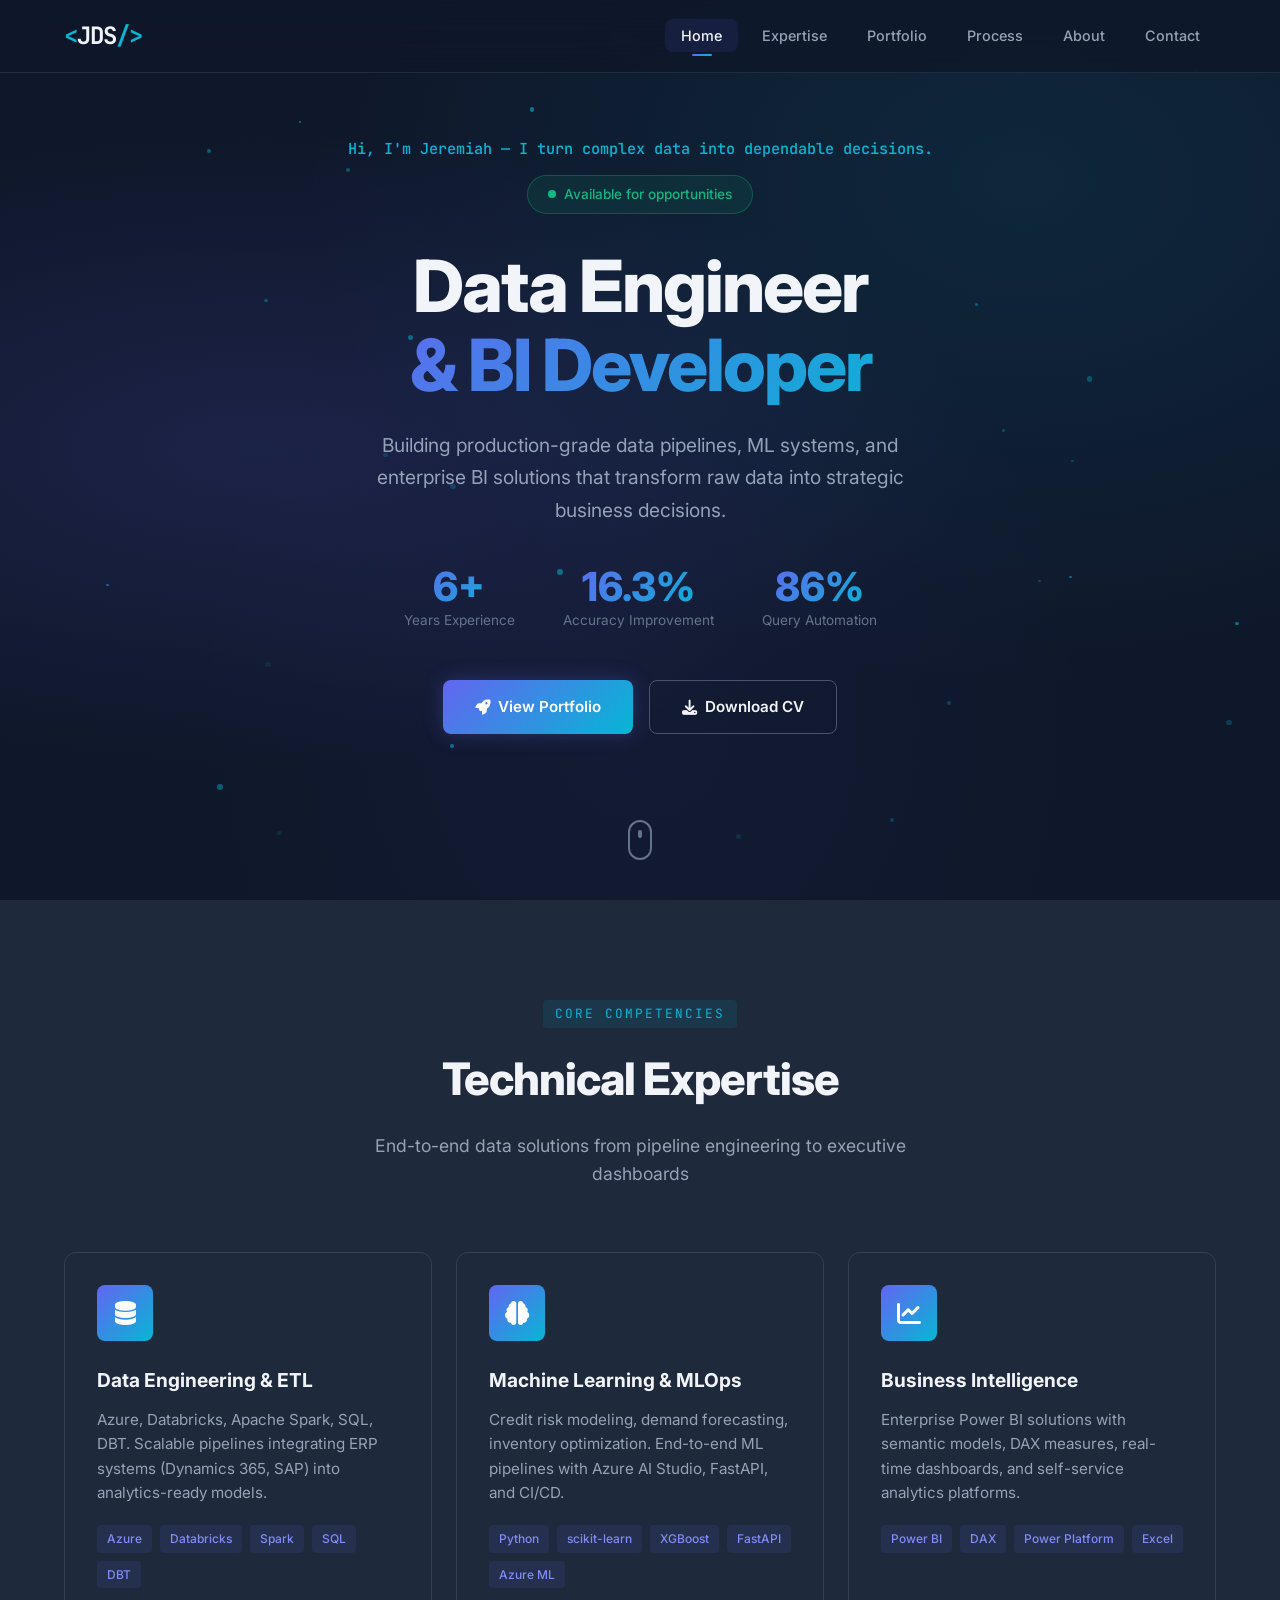
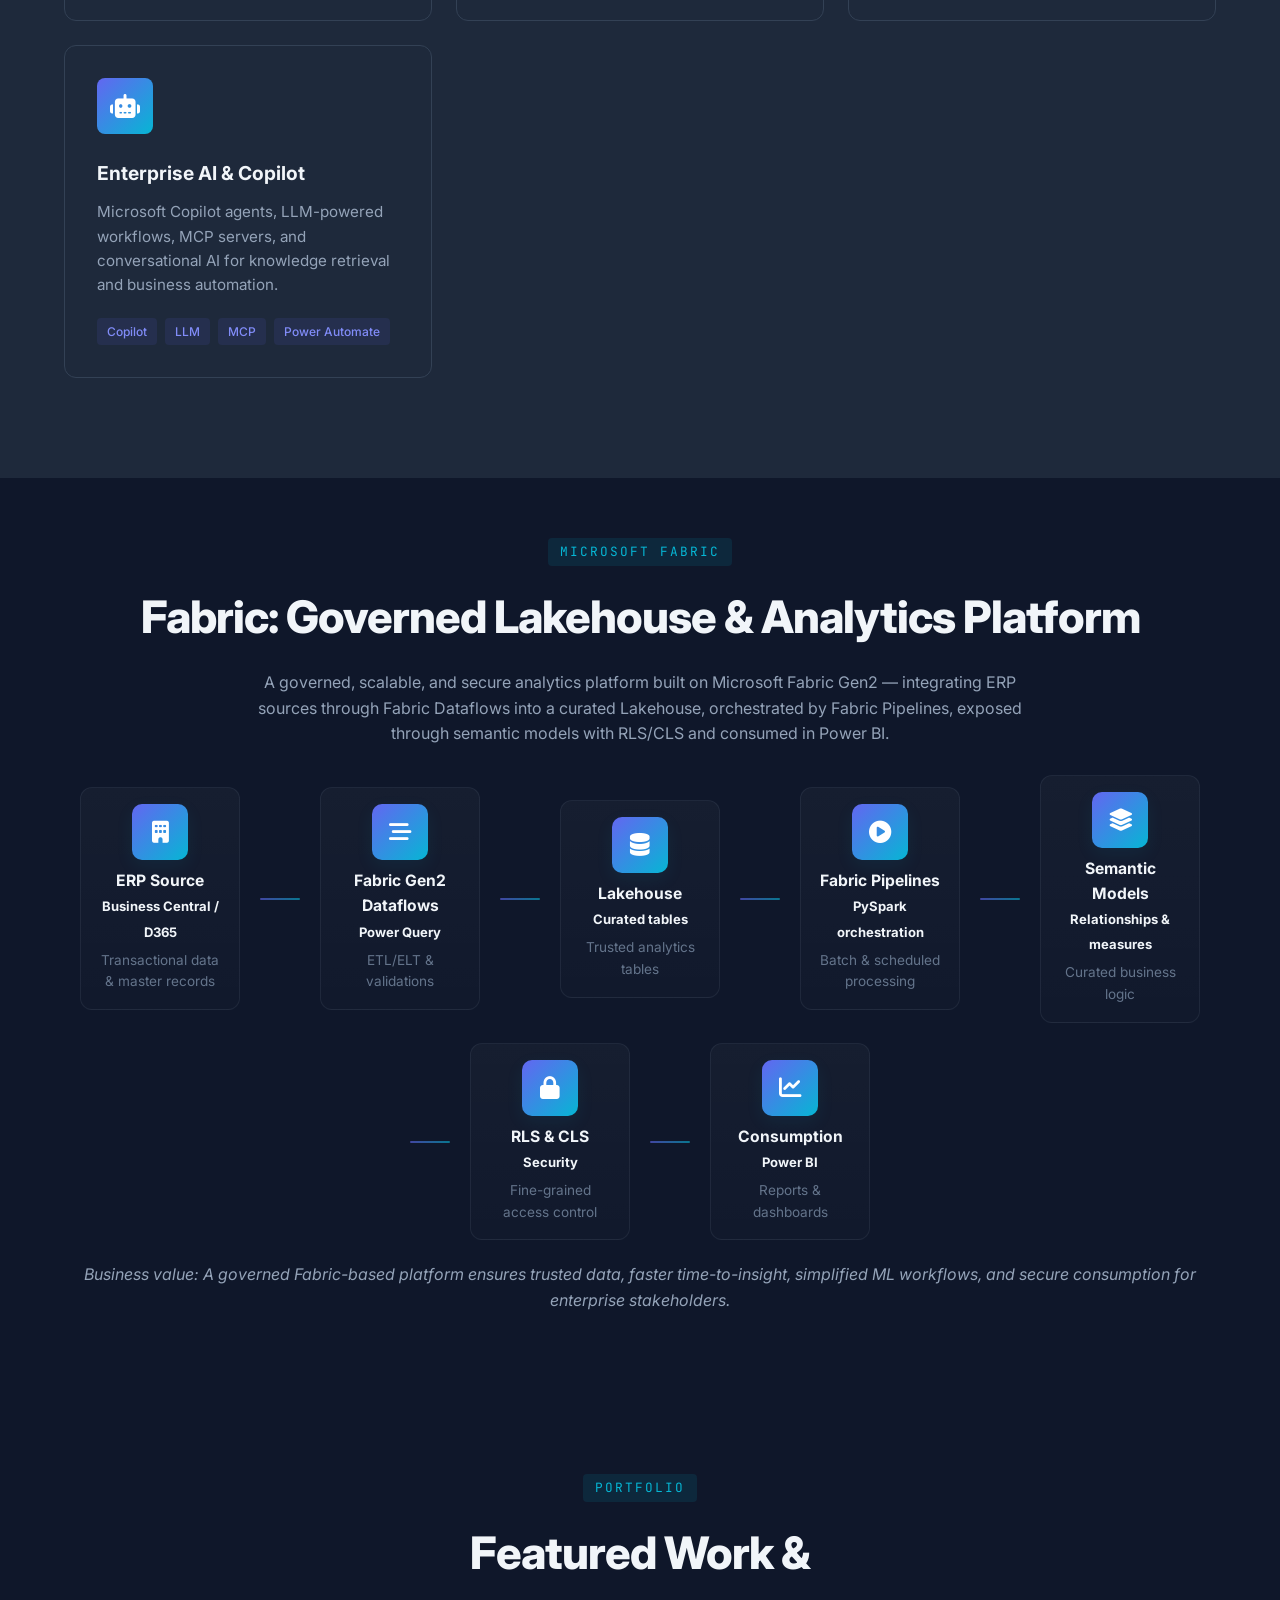
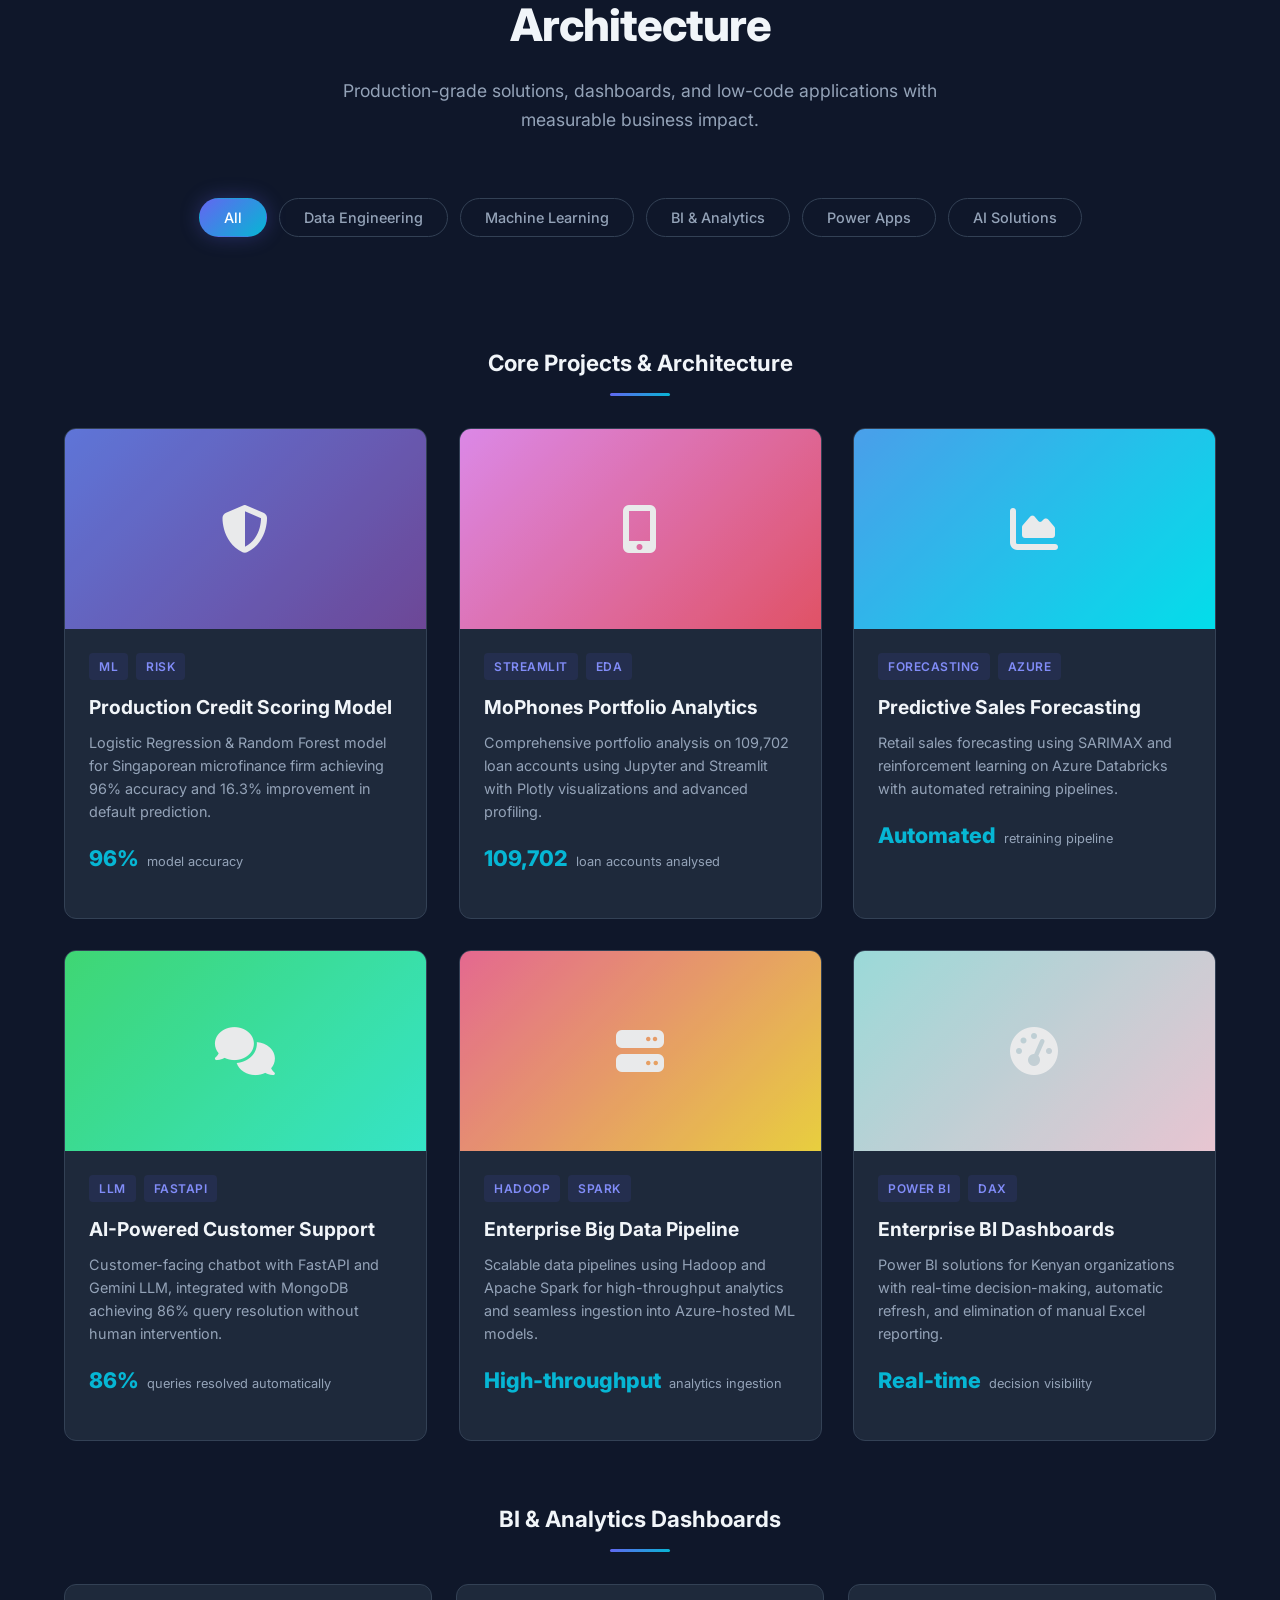
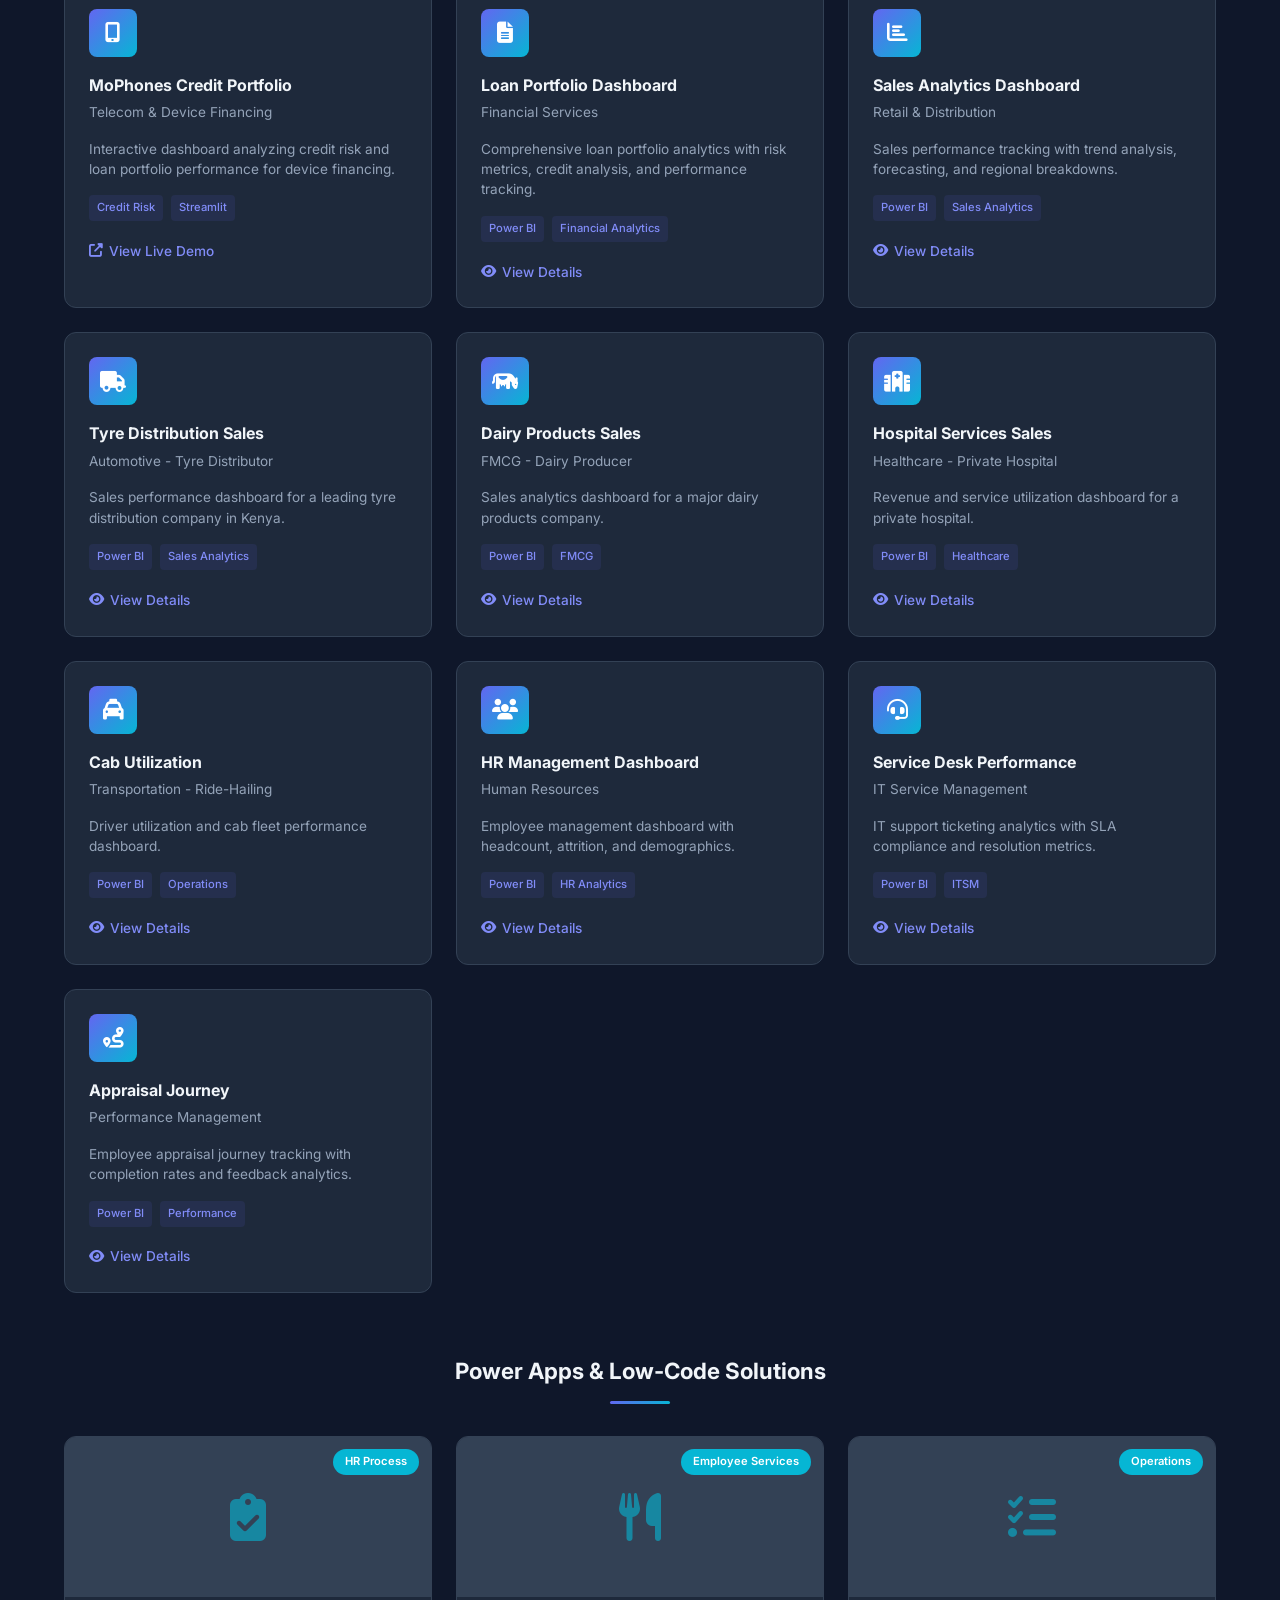
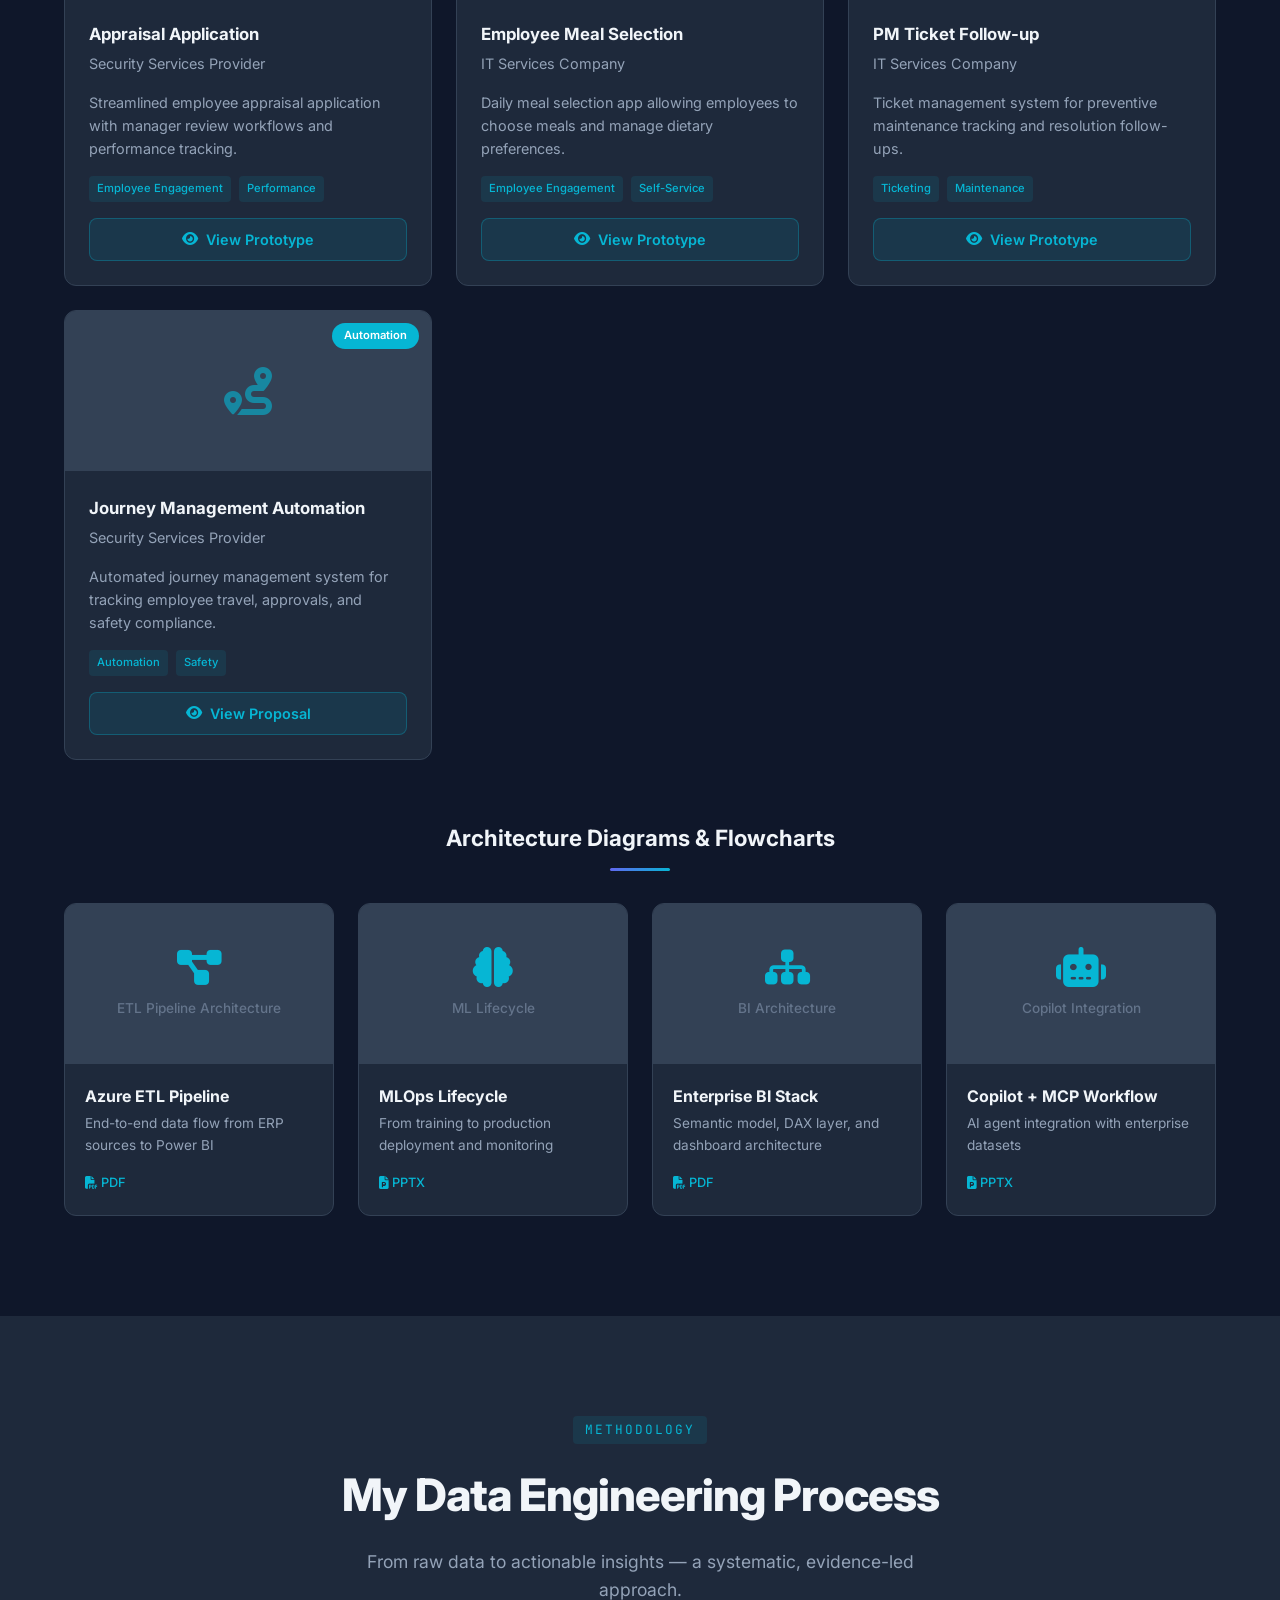
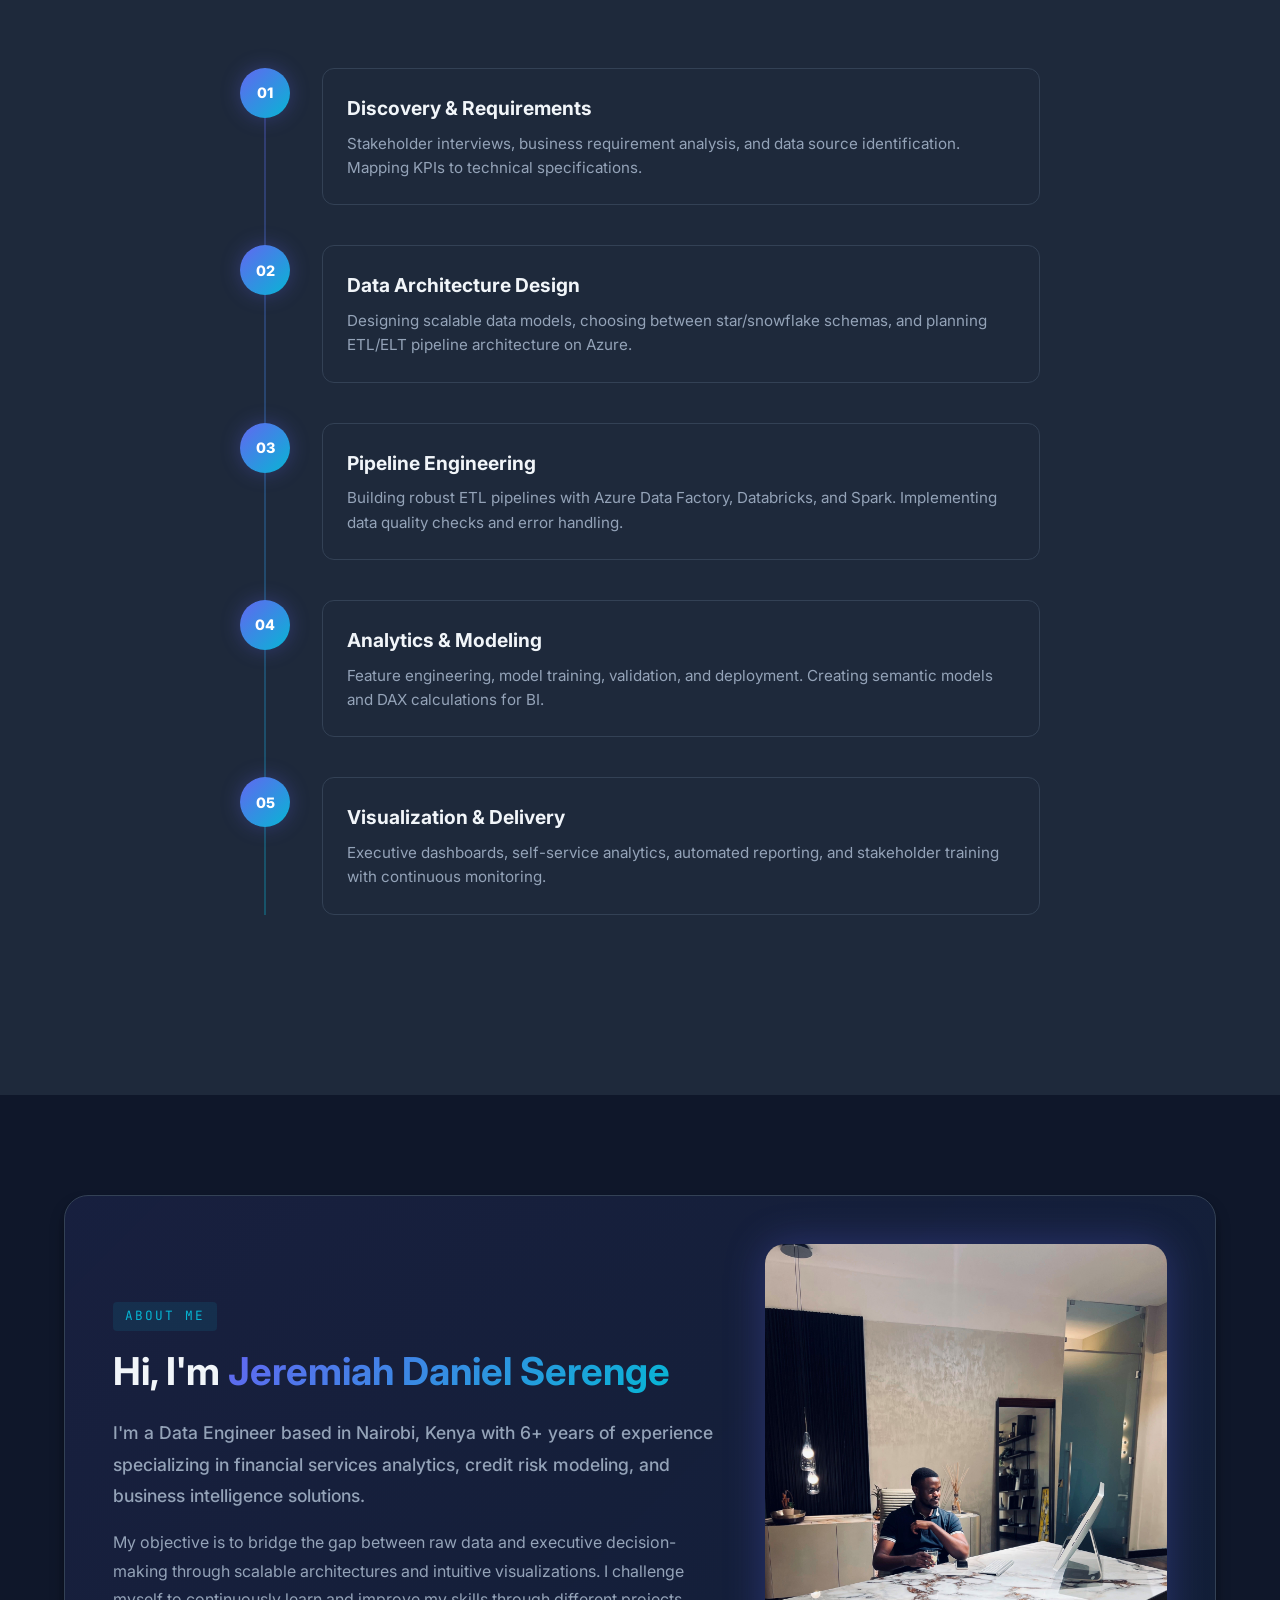
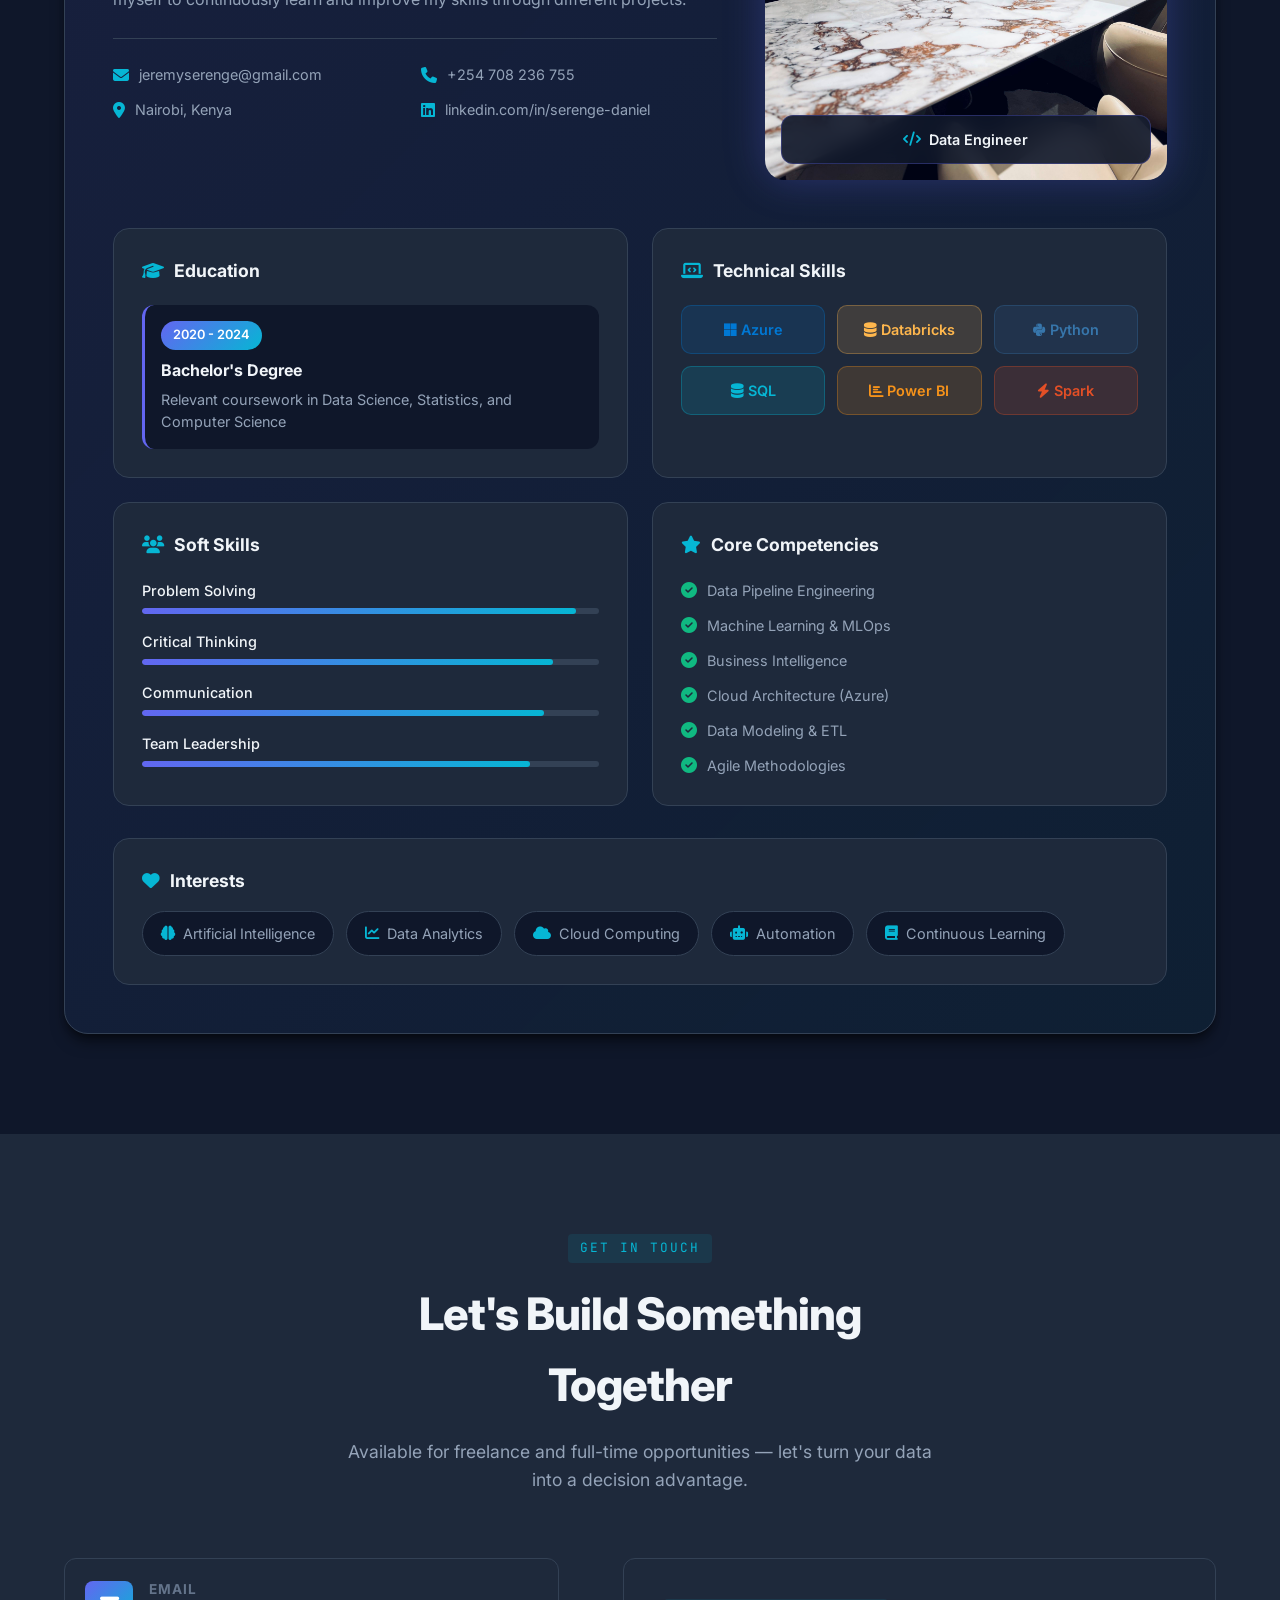
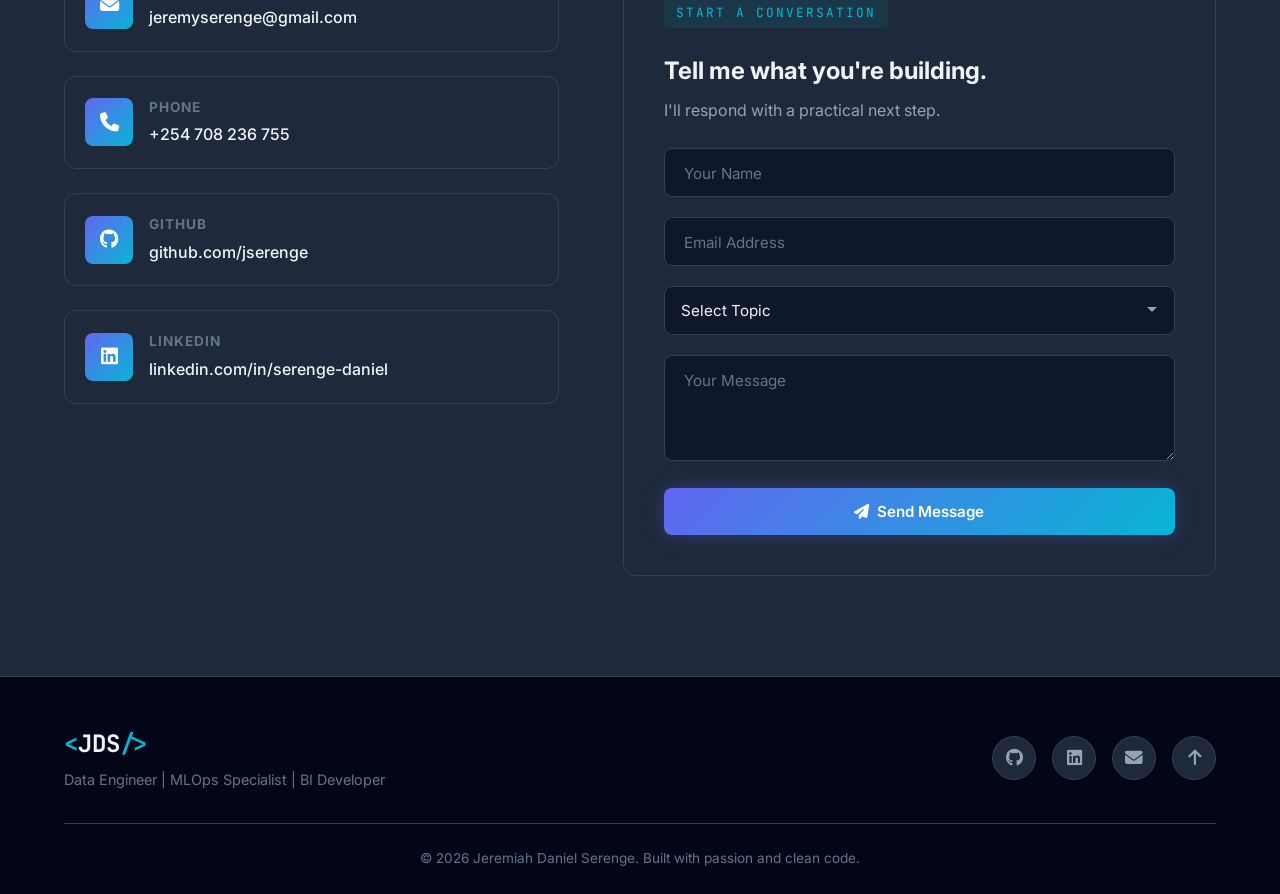
<file: index.html>
<!DOCTYPE html>
<html lang="en">
<head>
    <meta charset="UTF-8">
    <meta name="viewport" content="width=device-width, initial-scale=1.0">
    <title>Jeremiah Daniel Serenge | Data Engineer & BI Developer</title>
    <meta name="description" content="Portfolio of Jeremiah Daniel Serenge - Data Engineer, MLOps Specialist, and BI Developer specializing in Azure, Power BI, and scalable data solutions.">
    <link rel="stylesheet" href="css/style.css">
    <link rel="preconnect" href="https://fonts.googleapis.com">
    <link href="https://fonts.googleapis.com/css2?family=Inter:wght@300;400;500;600;700;800&family=JetBrains+Mono:wght@400;500&display=swap" rel="stylesheet">
    <link rel="stylesheet" href="https://cdnjs.cloudflare.com/ajax/libs/font-awesome/6.5.1/css/all.min.css">

    <!-- Inline styles for specialized sections -->
    <style>
    /* Microsoft Fabric section styles */
    .fabric {
        background: linear-gradient(180deg, rgba(15,23,42,0.95), rgba(15,23,42,0.95));
        padding-top: 60px;
        padding-bottom: 60px;
    }
    .fabric-header { text-align: center; margin-bottom: 28px; }
    .fabric-desc { color: var(--text-secondary); max-width:800px; margin: 0 auto 28px; }
    .fabric-diagram {
        display:flex; flex-wrap:wrap; gap:20px; align-items:center; justify-content:center;
        --node-size: 160px;
    }
    .fabric-node {
        width: var(--node-size); min-width: 140px;
        background: linear-gradient(180deg, rgba(255,255,255,0.03), rgba(255,255,255,0.01));
        border: 1px solid rgba(71,85,105,0.25);
        padding: 16px; border-radius: 12px; text-align:center; color: var(--text-primary);
        position: relative; transition: transform 220ms ease, box-shadow 220ms ease; cursor: pointer;
    }
    .fabric-node:focus { outline: 2px solid rgba(99,102,241,0.25); outline-offset: 4px; }
    .fabric-node .node-icon {
        width:56px; height:56px; margin: 0 auto 8px; border-radius:10px; display:flex; align-items:center; justify-content:center; font-size:1.4rem; color:white;
        background: linear-gradient(135deg, #6366f1 0%, #06b6d4 100%); box-shadow: 0 6px 18px rgba(6,182,212,0.08);
    }
    .fabric-node h4 { font-size: 0.98rem; margin: 8px 0 6px; }
    .fabric-node p { color: var(--text-muted); font-size: 0.85rem; margin:0; }
    .fabric-diagram .connector {
        width: 40px; height: 2px; background: linear-gradient(90deg, rgba(99,102,241,0.6), rgba(6,182,212,0.6)); align-self:center; border-radius:4px;
    }
    .fabric-node .tooltip {
        display:none; position:absolute; left:50%; transform:translateX(-50%); bottom:calc(100% + 12px); width:260px; background:var(--bg-card); border:1px solid var(--border); padding:12px; border-radius:8px; color:var(--text-secondary); font-size:0.85rem; box-shadow:var(--shadow-lg); z-index:50;
    }
    .fabric-node .tooltip::after { content:''; position:absolute; left:50%; transform:translateX(-50%); top:100%; width:0; height:0; border-left:8px solid transparent; border-right:8px solid transparent; border-top:8px solid var(--bg-card); }
    .fabric-node:hover .tooltip, .fabric-node:focus .tooltip { display:block; }
    @media (max-width: 900px) {
        .fabric-diagram { flex-direction:column; }
        .fabric-diagram .connector { display:none; }
        .fabric-node { width: 100%; max-width:520px; }
        .fabric-node .tooltip { left: calc(100% + 12px); transform:none; top:50%; bottom:auto; }
    }

    /* Certifications Grid (Moved to About Section) */
    .certifications-grid {
        display: grid; grid-template-columns: repeat(auto-fill, minmax(300px, 1fr)); gap: 24px; margin-top: 40px;
    }
    .certification-card {
        background: var(--bg-card); border: 1px solid var(--border); border-radius: var(--radius); padding: 24px; transition: var(--transition);
    }
    .certification-card:hover { border-color: var(--primary-light); transform: translateY(-4px); }
    .cert-issuer { display: flex; align-items: center; gap: 12px; margin-bottom: 16px; }
    .cert-logo {
        width: 40px; height: 40px; background: var(--gradient-1); border-radius: 8px;
        display: flex; align-items: center; justify-content: center; font-weight: 800; color: white; font-size: 0.9rem;
    }
    .cert-issuer-info h4 { font-size: 0.95rem; margin-bottom: 2px; }
    .cert-issuer-info span { font-size: 0.8rem; color: var(--text-muted); }
    .certification-card h3 { font-size: 1.05rem; margin-bottom: 12px; line-height: 1.4; }
    .cert-date { font-size: 0.85rem; color: var(--text-secondary); margin-bottom: 8px; display: flex; align-items: center; gap: 6px; }
    .cert-id { font-size: 0.8rem; color: var(--text-muted); margin-bottom: 16px; font-family: 'JetBrains Mono', monospace; }
    .cert-link {
        display: inline-flex; align-items: center; gap: 6px; font-size: 0.85rem; color: var(--primary-light); text-decoration: none; font-weight: 500;
    }
    .cert-link:hover { color: var(--accent); }

    /* Subsection Titles for Unified Portfolio */
    .subsection-title {
        text-align: center; font-size: 1.4rem; margin: 60px 0 32px; color: var(--text-primary); font-weight: 700;
        position: relative; display: inline-block; width: 100%;
    }
    .subsection-title::after {
        content: ''; display: block; width: 60px; height: 3px; background: var(--gradient-1); margin: 12px auto 0; border-radius: 2px;
    }
    </style>
</head>
<body>
    <!-- Navigation (Reduced to 6 clean links) -->
    <nav class="navbar" id="navbar">
        <div class="nav-container">
            <a href="#" class="nav-logo">
                <span class="logo-bracket">&lt;</span>JDS<span class="logo-bracket">/&gt;</span>
            </a>
            <button class="nav-toggle" id="navToggle" aria-label="Open navigation" aria-expanded="false" aria-controls="navMenu">
                <span></span><span></span><span></span>
            </button>
            <ul class="nav-menu" id="navMenu" role="navigation" aria-label="Main navigation">
                <li><a href="#home" class="nav-link active">Home</a></li>
                <li><a href="#expertise" class="nav-link">Expertise</a></li>
                <li><a href="#portfolio" class="nav-link">Portfolio</a></li>
                <li><a href="#process" class="nav-link">Process</a></li>
                <li><a href="#about" class="nav-link">About</a></li>
                <li><a href="#contact" class="nav-link">Contact</a></li>
            </ul>
        </div>
    </nav>

    <!-- Hero Section -->
    <section id="home" class="hero">
        <div class="hero-bg"></div>
        <div class="hero-particles" id="particles"></div>
        <div class="container">
            <div class="hero-content">
                <p class="hero-intro">Hi, I'm Jeremiah — I turn complex data into dependable decisions.</p>
                <div class="hero-badge">
                    <span class="badge-dot"></span>
                    Available for opportunities
                </div>
                <h1 class="hero-title">
                    <span class="title-line">Data Engineer</span>
                    <span class="title-line accent">& BI Developer</span>
                </h1>
                <p class="hero-subtitle">
                    Building production-grade data pipelines, ML systems, and enterprise BI solutions 
                    that transform raw data into strategic business decisions.
                </p>
                <div class="hero-stats">
                    <div class="stat-item">
                        <span class="stat-number">6+</span>
                        <span class="stat-label">Years Experience</span>
                    </div>
                    <div class="stat-item">
                        <span class="stat-number">16.3%</span>
                        <span class="stat-label">Accuracy Improvement</span>
                    </div>
                    <div class="stat-item">
                        <span class="stat-number">86%</span>
                        <span class="stat-label">Query Automation</span>
                    </div>
                </div>
                <div class="hero-cta">
                    <a href="#portfolio" class="btn btn-primary">
                        <i class="fas fa-rocket"></i> View Portfolio
                    </a>
                    <a href="assets/docs/JEREMIAH_DANIEL_SERENGE_CV.pdf" class="btn btn-outline" target="_blank">
                        <i class="fas fa-download"></i> Download CV
                    </a>
                </div>
            </div>
        </div>
        <div class="scroll-indicator">
            <div class="mouse"><div class="wheel"></div></div>
        </div>
    </section>

    <!-- Expertise Section -->
    <section id="expertise" class="expertise">
        <div class="container">
            <div class="section-header">
                <span class="section-tag">Core Competencies</span>
                <h2 class="section-title">Technical Expertise</h2>
                <p class="section-desc">End-to-end data solutions from pipeline engineering to executive dashboards</p>
            </div>
            <div class="expertise-grid">
                <div class="expertise-card">
                    <div class="card-icon"><i class="fas fa-database"></i></div>
                    <h3>Data Engineering & ETL</h3>
                    <p>Azure, Databricks, Apache Spark, SQL, DBT. Scalable pipelines integrating ERP systems (Dynamics 365, SAP) into analytics-ready models.</p>
                    <div class="tech-tags"><span>Azure</span><span>Databricks</span><span>Spark</span><span>SQL</span><span>DBT</span></div>
                </div>
                <div class="expertise-card">
                    <div class="card-icon"><i class="fas fa-brain"></i></div>
                    <h3>Machine Learning & MLOps</h3>
                    <p>Credit risk modeling, demand forecasting, inventory optimization. End-to-end ML pipelines with Azure AI Studio, FastAPI, and CI/CD.</p>
                    <div class="tech-tags"><span>Python</span><span>scikit-learn</span><span>XGBoost</span><span>FastAPI</span><span>Azure ML</span></div>
                </div>
                <div class="expertise-card">
                    <div class="card-icon"><i class="fas fa-chart-line"></i></div>
                    <h3>Business Intelligence</h3>
                    <p>Enterprise Power BI solutions with semantic models, DAX measures, real-time dashboards, and self-service analytics platforms.</p>
                    <div class="tech-tags"><span>Power BI</span><span>DAX</span><span>Power Platform</span><span>Excel</span></div>
                </div>
                <div class="expertise-card">
                    <div class="card-icon"><i class="fas fa-robot"></i></div>
                    <h3>Enterprise AI & Copilot</h3>
                    <p>Microsoft Copilot agents, LLM-powered workflows, MCP servers, and conversational AI for knowledge retrieval and business automation.</p>
                    <div class="tech-tags"><span>Copilot</span><span>LLM</span><span>MCP</span><span>Power Automate</span></div>
                </div>
            </div>
        </div>
    </section>

    <!-- Microsoft Fabric Deep Dive (Kept as a standalone visual, removed from main nav to reduce clutter) -->
    <section id="fabric" class="fabric">
        <div class="container">
            <div class="fabric-header">
                <span class="section-tag">Microsoft Fabric</span>
                <h2 class="section-title">Fabric: Governed Lakehouse & Analytics Platform</h2>
                <p class="fabric-desc">A governed, scalable, and secure analytics platform built on Microsoft Fabric Gen2 — integrating ERP sources through Fabric Dataflows into a curated Lakehouse, orchestrated by Fabric Pipelines, exposed through semantic models with RLS/CLS and consumed in Power BI.</p>
            </div>
            <div class="fabric-diagram" role="list">
                <div class="fabric-node" role="listitem" tabindex="0" data-tooltip="ERP systems (Business Central / Dynamics 365) as transactional source systems. Capture full history and change tracking where possible.">
                    <div class="node-icon"><i class="fas fa-building"></i></div>
                    <h4>ERP Source<br><small>Business Central / D365</small></h4>
                    <p class="node-sub">Transactional data & master records</p>
                    <div class="tooltip">ERP systems (Business Central / Dynamics 365) — primary transactional sources. Use CDC or incremental extraction to Fabric Dataflows.</div>
                </div>
                <div class="connector" aria-hidden="true"></div>
                <div class="fabric-node" role="listitem" tabindex="0" data-tooltip="Fabric Gen2 Dataflows perform Power Query-driven ETL/ELT: schema mapping, cleaning, type coercion, and data quality validations with built-in lineage.">
                    <div class="node-icon"><i class="fas fa-stream"></i></div>
                    <h4>Fabric Gen2 Dataflows<br><small>Power Query</small></h4>
                    <p class="node-sub">ETL/ELT & validations</p>
                    <div class="tooltip">Fabric Gen2 Dataflows: Power Query transformations, validations, basic profiling and column-level checks. Lineage and monitoring available in Fabric.</div>
                </div>
                <div class="connector" aria-hidden="true"></div>
                <div class="fabric-node" role="listitem" tabindex="0" data-tooltip="Curated Lakehouse tables (delta) that serve as the single source of truth for analytics and model training.">
                    <div class="node-icon"><i class="fas fa-database"></i></div>
                    <h4>Lakehouse<br><small>Curated tables</small></h4>
                    <p class="node-sub">Trusted analytics tables</p>
                    <div class="tooltip">Lakehouse (delta tables) for curated, clean, query-ready datasets. Implement partitioning, compaction, and time travel policies.</div>
                </div>
                <div class="connector" aria-hidden="true"></div>
                <div class="fabric-node" role="listitem" tabindex="0" data-tooltip="Fabric Pipelines orchestrate PySpark notebooks and jobs for analysis, aggregations, and quick ML tasks — integrated with compute and lifecycle management.">
                    <div class="node-icon"><i class="fas fa-play-circle"></i></div>
                    <h4>Fabric Pipelines<br><small>PySpark orchestration</small></h4>
                    <p class="node-sub">Batch & scheduled processing</p>
                    <div class="tooltip">Fabric Pipelines schedule and orchestrate notebooks and jobs. Use them for ETL orchestration, retraining models, and downstream aggregations.</div>
                </div>
                <div class="connector" aria-hidden="true"></div>
                <div class="fabric-node" role="listitem" tabindex="0" data-tooltip="Semantic models define relationships, measures and business logic; publish models for Power BI consumption and centralized governance.">
                    <div class="node-icon"><i class="fas fa-layer-group"></i></div>
                    <h4>Semantic Models<br><small>Relationships & measures</small></h4>
                    <p class="node-sub">Curated business logic</p>
                    <div class="tooltip">Semantic models (Fabric / Power BI) expose standardized measures and relationships. Version and certify models for self-service analytics.</div>
                </div>
                <div class="connector" aria-hidden="true"></div>
                <div class="fabric-node" role="listitem" tabindex="0" data-tooltip="Security controls: Row-Level Security (RLS) and Column-Level Security (CLS) enforced at model or lakehouse level to meet data privacy requirements.">
                    <div class="node-icon"><i class="fas fa-lock"></i></div>
                    <h4>RLS & CLS<br><small>Security</small></h4>
                    <p class="node-sub">Fine-grained access control</p>
                    <div class="tooltip">Enforce RLS and CLS in semantic models and on Lakehouse access. Combine with Fabric policies and Purview for governance.</div>
                </div>
                <div class="connector" aria-hidden="true"></div>
                <div class="fabric-node" role="listitem" tabindex="0" data-tooltip="Power BI reports and dashboards consume the certified semantic models and Lakehouse datasets; provide self-service and governed delivery to stakeholders.">
                    <div class="node-icon"><i class="fas fa-chart-line"></i></div>
                    <h4>Consumption<br><small>Power BI</small></h4>
                    <p class="node-sub">Reports & dashboards</p>
                    <div class="tooltip">Power BI consumes semantic models and the Lakehouse. Deliver operational reports, paginated reports and analytical dashboards with governed refresh schedules.</div>
                </div>
            </div>
            <div style="text-align:center; margin-top:22px; color:var(--text-secondary);">
                <em>Business value: A governed Fabric-based platform ensures trusted data, faster time-to-insight, simplified ML workflows, and secure consumption for enterprise stakeholders.</em>
            </div>
        </div>
    </section>

    <!-- UNIFIED PORTFOLIO SECTION (Replaces separate Projects, BI, Power Apps sections) -->
    <section id="portfolio" class="portfolio">
        <div class="container">
            <div class="section-header">
                <span class="section-tag">Portfolio</span>
                <h2 class="section-title">Featured Work & Architecture</h2>
                <p class="section-desc">Production-grade solutions, dashboards, and low-code applications with measurable business impact.</p>
            </div>

            <!-- Global Filter Bar (Controls ALL cards below) -->
            <div class="filter-bar">
                <button class="filter-btn active" data-filter="all">All</button>
                <button class="filter-btn" data-filter="data-engineering">Data Engineering</button>
                <button class="filter-btn" data-filter="ml">Machine Learning</button>
                <button class="filter-btn" data-filter="bi">BI & Analytics</button>
                <button class="filter-btn" data-filter="power-apps">Power Apps</button>
                <button class="filter-btn" data-filter="ai">AI Solutions</button>
            </div>

            <!-- Subsection: Core Projects -->
            <h3 class="subsection-title">Core Projects & Architecture</h3>
            <div class="projects-grid">
                <div class="project-card" data-category="ml" data-doc="credit-risk">
                    <div class="project-image">
                        <div class="project-placeholder" style="background: linear-gradient(135deg, #667eea 0%, #764ba2 100%);"><i class="fas fa-shield-alt"></i></div>
                        <div class="project-overlay"><button class="btn-view"><i class="fas fa-project-diagram"></i> View Architecture</button></div>
                    </div>
                    <div class="project-info">
                        <div class="project-tags"><span class="tag">ML</span><span class="tag">Risk</span></div>
                        <h3>Production Credit Scoring Model</h3>
                        <p>Logistic Regression & Random Forest model for Singaporean microfinance firm achieving 96% accuracy and 16.3% improvement in default prediction.</p>
                        <div class="project-metric"><strong>96%</strong><span>model accuracy</span></div>
                    </div>
                </div>

                <div class="project-card" data-category="bi" data-doc="mophones">
                    <div class="project-image">
                        <div class="project-placeholder" style="background: linear-gradient(135deg, #f093fb 0%, #f5576c 100%);"><i class="fas fa-mobile-alt"></i></div>
                        <div class="project-overlay"><button class="btn-view"><i class="fas fa-external-link-alt"></i> Live Demo</button></div>
                    </div>
                    <div class="project-info">
                        <div class="project-tags"><span class="tag">Streamlit</span><span class="tag">EDA</span></div>
                        <h3>MoPhones Portfolio Analytics</h3>
                        <p>Comprehensive portfolio analysis on 109,702 loan accounts using Jupyter and Streamlit with Plotly visualizations and advanced profiling.</p>
                        <div class="project-metric"><strong>109,702</strong><span>loan accounts analysed</span></div>
                    </div>
                </div>

                <div class="project-card" data-category="ml" data-doc="forecasting">
                    <div class="project-image">
                        <div class="project-placeholder" style="background: linear-gradient(135deg, #4facfe 0%, #00f2fe 100%);"><i class="fas fa-chart-area"></i></div>
                        <div class="project-overlay"><button class="btn-view"><i class="fas fa-project-diagram"></i> View Architecture</button></div>
                    </div>
                    <div class="project-info">
                        <div class="project-tags"><span class="tag">Forecasting</span><span class="tag">Azure</span></div>
                        <h3>Predictive Sales Forecasting</h3>
                        <p>Retail sales forecasting using SARIMAX and reinforcement learning on Azure Databricks with automated retraining pipelines.</p>
                        <div class="project-metric"><strong>Automated</strong><span>retraining pipeline</span></div>
                    </div>
                </div>

                <div class="project-card" data-category="ai" data-doc="chatbot">
                    <div class="project-image">
                        <div class="project-placeholder" style="background: linear-gradient(135deg, #43e97b 0%, #38f9d7 100%);"><i class="fas fa-comments"></i></div>
                        <div class="project-overlay"><button class="btn-view"><i class="fas fa-project-diagram"></i> View Architecture</button></div>
                    </div>
                    <div class="project-info">
                        <div class="project-tags"><span class="tag">LLM</span><span class="tag">FastAPI</span></div>
                        <h3>AI-Powered Customer Support</h3>
                        <p>Customer-facing chatbot with FastAPI and Gemini LLM, integrated with MongoDB achieving 86% query resolution without human intervention.</p>
                        <div class="project-metric"><strong>86%</strong><span>queries resolved automatically</span></div>
                    </div>
                </div>

                <div class="project-card" data-category="data-engineering" data-doc="bigdata">
                    <div class="project-image">
                        <div class="project-placeholder" style="background: linear-gradient(135deg, #fa709a 0%, #fee140 100%);"><i class="fas fa-server"></i></div>
                        <div class="project-overlay"><button class="btn-view"><i class="fas fa-expand"></i> View Details</button></div>
                    </div>
                    <div class="project-info">
                        <div class="project-tags"><span class="tag">Hadoop</span><span class="tag">Spark</span></div>
                        <h3>Enterprise Big Data Pipeline</h3>
                        <p>Scalable data pipelines using Hadoop and Apache Spark for high-throughput analytics and seamless ingestion into Azure-hosted ML models.</p>
                        <div class="project-metric"><strong>High-throughput</strong><span>analytics ingestion</span></div>
                    </div>
                </div>

                <div class="project-card" data-category="bi" data-doc="powerbi">
                    <div class="project-image">
                        <div class="project-placeholder" style="background: linear-gradient(135deg, #a8edea 0%, #fed6e3 100%);"><i class="fas fa-tachometer-alt"></i></div>
                        <div class="project-overlay"><button class="btn-view"><i class="fas fa-expand"></i> View Details</button></div>
                    </div>
                    <div class="project-info">
                        <div class="project-tags"><span class="tag">Power BI</span><span class="tag">DAX</span></div>
                        <h3>Enterprise BI Dashboards</h3>
                        <p>Power BI solutions for Kenyan organizations with real-time decision-making, automatic refresh, and elimination of manual Excel reporting.</p>
                        <div class="project-metric"><strong>Real-time</strong><span>decision visibility</span></div>
                    </div>
                </div>
            </div>

            <!-- Subsection: BI Dashboards -->
            <h3 class="subsection-title">BI & Analytics Dashboards</h3>
            <div class="dashboard-grid">
                 <div class="dashboard-card" data-category="bi" data-doc="mophones">
                     <div class="dashboard-icon"><i class="fas fa-mobile-alt"></i></div>
                        <h4>MoPhones Credit Portfolio</h4>
                        <p class="dashboard-company">Telecom & Device Financing</p>
                        <p>Interactive dashboard analyzing credit risk and loan portfolio performance for device financing.</p>
                        <div class="dashboard-tags"><span>Credit Risk</span><span>Streamlit</span></div>
                        <button class="dashboard-link"><i class="fas fa-external-link-alt"></i> View Live Demo</button>
                    </div>
                <!-- 2. Loan Portfolio (Updated with new file link) -->
                <div class="dashboard-card" data-category="bi" data-doc="loan-portfolio">
                    <div class="dashboard-icon"><i class="fas fa-file-alt"></i></div>
                    <h4>Loan Portfolio Dashboard</h4>
                    <p class="dashboard-company">Financial Services</p>
                    <p>Comprehensive loan portfolio analytics with risk metrics, credit analysis, and performance tracking.</p>
                    <div class="dashboard-tags"><span>Power BI</span><span>Financial Analytics</span></div>
                    <button class="dashboard-link"><i class="fas fa-eye"></i> View Details</button>
                 </div>     
                <!-- 3. Sales Analytics (New file link) -->
                <div class="dashboard-card" data-category="bi" data-doc="sales-analytics">
                    <div class="dashboard-icon"><i class="fas fa-chart-bar"></i></div>
                    <h4>Sales Analytics Dashboard</h4>
                    <p class="dashboard-company">Retail & Distribution</p>
                    <p>Sales performance tracking with trend analysis, forecasting, and regional breakdowns.</p>
                    <div class="dashboard-tags"><span>Power BI</span><span>Sales Analytics</span></div>
                    <button class="dashboard-link"><i class="fas fa-eye"></i> View Details</button>
                </div>
            
                <!-- 4. Tyre Distribution -->
                <div class="dashboard-card" data-category="bi">
                    <div class="dashboard-icon"><i class="fas fa-truck"></i></div>
                    <h4>Tyre Distribution Sales</h4>
                    <p class="dashboard-company">Automotive - Tyre Distributor</p>
                    <p>Sales performance dashboard for a leading tyre distribution company in Kenya.</p>
                    <div class="dashboard-tags"><span>Power BI</span><span>Sales Analytics</span></div>
                    <button class="dashboard-link"><i class="fas fa-eye"></i> View Details</button>
                </div>
            
                <!-- 5. Dairy Products -->
                <div class="dashboard-card" data-category="bi">
                    <div class="dashboard-icon"><i class="fas fa-cow"></i></div>
                    <h4>Dairy Products Sales</h4>
                    <p class="dashboard-company">FMCG - Dairy Producer</p>
                    <p>Sales analytics dashboard for a major dairy products company.</p>
                    <div class="dashboard-tags"><span>Power BI</span><span>FMCG</span></div>
                    <button class="dashboard-link"><i class="fas fa-eye"></i> View Details</button>
                </div>
            
                <!-- 6. Hospital Services -->
                <div class="dashboard-card" data-category="bi">
                    <div class="dashboard-icon"><i class="fas fa-hospital"></i></div>
                    <h4>Hospital Services Sales</h4>
                    <p class="dashboard-company">Healthcare - Private Hospital</p>
                    <p>Revenue and service utilization dashboard for a private hospital.</p>
                    <div class="dashboard-tags"><span>Power BI</span><span>Healthcare</span></div>
                    <button class="dashboard-link"><i class="fas fa-eye"></i> View Details</button>
                </div>
            
                <!-- 7. Cab Utilization -->
                <div class="dashboard-card" data-category="bi">
                    <div class="dashboard-icon"><i class="fas fa-taxi"></i></div>
                    <h4>Cab Utilization</h4>
                    <p class="dashboard-company">Transportation - Ride-Hailing</p>
                    <p>Driver utilization and cab fleet performance dashboard.</p>
                    <div class="dashboard-tags"><span>Power BI</span><span>Operations</span></div>
                    <button class="dashboard-link"><i class="fas fa-eye"></i> View Details</button>
                </div>
            
                <!-- 8. HR Management (Updated with new file link) -->
                <div class="dashboard-card" data-category="bi" data-doc="hr-management">
                    <div class="dashboard-icon"><i class="fas fa-users"></i></div>
                    <h4>HR Management Dashboard</h4>
                    <p class="dashboard-company">Human Resources</p>
                    <p>Employee management dashboard with headcount, attrition, and demographics.</p>
                    <div class="dashboard-tags"><span>Power BI</span><span>HR Analytics</span></div>
                    <button class="dashboard-link"><i class="fas fa-eye"></i> View Details</button>
                </div>
            
                <!-- 9. Service Desk / Ticketing (Updated with new file link) -->
                <div class="dashboard-card" data-category="bi" data-doc="servicedesk">
                    <div class="dashboard-icon"><i class="fas fa-headset"></i></div>
                    <h4>Service Desk Performance</h4>
                    <p class="dashboard-company">IT Service Management</p>
                    <p>IT support ticketing analytics with SLA compliance and resolution metrics.</p>
                    <div class="dashboard-tags"><span>Power BI</span><span>ITSM</span></div>
                    <button class="dashboard-link"><i class="fas fa-eye"></i> View Details</button>
                </div>
            
                <!-- 10. Appraisal Journey -->
                <div class="dashboard-card" data-category="bi">
                    <div class="dashboard-icon"><i class="fas fa-route"></i></div>
                    <h4>Appraisal Journey</h4>
                    <p class="dashboard-company">Performance Management</p>
                    <p>Employee appraisal journey tracking with completion rates and feedback analytics.</p>
                    <div class="dashboard-tags"><span>Power BI</span><span>Performance</span></div>
                    <button class="dashboard-link"><i class="fas fa-eye"></i> View Details</button>
                </div>
               </div>                                     
            <!-- Subsection: Power Apps -->
            <h3 class="subsection-title">Power Apps & Low-Code Solutions</h3>
            <div class="pp-grid">
                <div class="pp-card" data-category="power-apps" data-doc="gardaworld-appraisal" tabindex="0" role="button" aria-label="View Appraisal Application prototype">
                    <div class="pp-preview"><i class="fas fa-clipboard-check"></i><span class="pp-badge">HR Process</span></div>
                    <div class="pp-info">
                        <h4>Appraisal Application</h4>
                        <p class="pp-company">Security Services Provider</p>
                        <p>Streamlined employee appraisal application with manager review workflows and performance tracking.</p>
                        <div class="pp-tags"><span>Employee Engagement</span><span>Performance</span></div>
                        <button class="pp-view-btn"><i class="fas fa-eye"></i> View Prototype</button>
                    </div>
                </div>
                <div class="pp-card" data-category="power-apps" data-doc="employee-meal" tabindex="0" role="button" aria-label="View Employee Meal Selection prototype">
                    <div class="pp-preview"><i class="fas fa-utensils"></i><span class="pp-badge">Employee Services</span></div>
                    <div class="pp-info">
                        <h4>Employee Meal Selection</h4>
                        <p class="pp-company">IT Services Company</p>
                        <p>Daily meal selection app allowing employees to choose meals and manage dietary preferences.</p>
                        <div class="pp-tags"><span>Employee Engagement</span><span>Self-Service</span></div>
                        <button class="pp-view-btn"><i class="fas fa-eye"></i> View Prototype</button>
                    </div>
                </div>
                <div class="pp-card" data-category="power-apps" data-doc="pm-ticket" tabindex="0" role="button" aria-label="View PM Ticket Follow-up prototype">
                    <div class="pp-preview"><i class="fas fa-tasks"></i><span class="pp-badge">Operations</span></div>
                    <div class="pp-info">
                        <h4>PM Ticket Follow-up</h4>
                        <p class="pp-company">IT Services Company</p>
                        <p>Ticket management system for preventive maintenance tracking and resolution follow-ups.</p>
                        <div class="pp-tags"><span>Ticketing</span><span>Maintenance</span></div>
                        <button class="pp-view-btn"><i class="fas fa-eye"></i> View Prototype</button>
                    </div>
                </div>
                <div class="pp-card" data-category="power-apps" data-doc="garda-journey" tabindex="0" role="button" aria-label="View Journey Management Automation proposal">
                    <div class="pp-preview"><i class="fas fa-route"></i><span class="pp-badge">Automation</span></div>
                    <div class="pp-info">
                        <h4>Journey Management Automation</h4>
                        <p class="pp-company">Security Services Provider</p>
                        <p>Automated journey management system for tracking employee travel, approvals, and safety compliance.</p>
                        <div class="pp-tags"><span>Automation</span><span>Safety</span></div>
                        <button class="pp-view-btn"><i class="fas fa-eye"></i> View Proposal</button>
                    </div>
                </div>
            </div>

            <!-- Subsection: Flowcharts -->
            <h3 class="subsection-title">Architecture Diagrams & Flowcharts</h3>
            <div class="flowchart-grid">
                <div class="flowchart-card" data-category="data-engineering" data-doc="etl-pipeline" tabindex="0" role="button" aria-label="View Azure ETL Pipeline Architecture">
                    <div class="flowchart-preview"><div class="diagram-placeholder"><i class="fas fa-project-diagram"></i><span>ETL Pipeline Architecture</span></div></div>
                    <div class="flowchart-info">
                        <h4>Azure ETL Pipeline</h4>
                        <p>End-to-end data flow from ERP sources to Power BI</p>
                        <span class="file-type"><i class="fas fa-file-pdf"></i> PDF</span>
                    </div>
                </div>
                <div class="flowchart-card" data-category="ml" data-doc="ml-lifecycle" tabindex="0" role="button" aria-label="View MLOps Lifecycle Diagram">
                    <div class="flowchart-preview"><div class="diagram-placeholder"><i class="fas fa-brain"></i><span>ML Lifecycle</span></div></div>
                    <div class="flowchart-info">
                        <h4>MLOps Lifecycle</h4>
                        <p>From training to production deployment and monitoring</p>
                        <span class="file-type"><i class="fas fa-file-powerpoint"></i> PPTX</span>
                    </div>
                </div>
                <div class="flowchart-card" data-category="bi" data-doc="bi-architecture" tabindex="0" role="button" aria-label="View Enterprise BI Architecture">
                    <div class="flowchart-preview"><div class="diagram-placeholder"><i class="fas fa-sitemap"></i><span>BI Architecture</span></div></div>
                    <div class="flowchart-info">
                        <h4>Enterprise BI Stack</h4>
                        <p>Semantic model, DAX layer, and dashboard architecture</p>
                        <span class="file-type"><i class="fas fa-file-pdf"></i> PDF</span>
                    </div>
                </div>
                <div class="flowchart-card" data-category="ai" data-doc="copilot-integration" tabindex="0" role="button" aria-label="View Copilot + MCP Integration Workflow">
                    <div class="flowchart-preview"><div class="diagram-placeholder"><i class="fas fa-robot"></i><span>Copilot Integration</span></div></div>
                    <div class="flowchart-info">
                        <h4>Copilot + MCP Workflow</h4>
                        <p>AI agent integration with enterprise datasets</p>
                        <span class="file-type"><i class="fas fa-file-powerpoint"></i> PPTX</span>
                    </div>
                </div
</div>
        </div>
    </section>

    <!-- Process Section (Streamlined to just the timeline) -->
    <section id="process" class="process">
        <div class="container">
            <div class="section-header">
                <span class="section-tag">Methodology</span>
                <h2 class="section-title">My Data Engineering Process</h2>
                <p class="section-desc">From raw data to actionable insights — a systematic, evidence-led approach.</p>
            </div>
            <div class="process-timeline">
                <div class="timeline-item">
                    <div class="timeline-marker">01</div>
                    <div class="timeline-content">
                        <h3>Discovery & Requirements</h3>
                        <p>Stakeholder interviews, business requirement analysis, and data source identification. Mapping KPIs to technical specifications.</p>
                    </div>
                </div>
                <div class="timeline-item">
                    <div class="timeline-marker">02</div>
                    <div class="timeline-content">
                        <h3>Data Architecture Design</h3>
                        <p>Designing scalable data models, choosing between star/snowflake schemas, and planning ETL/ELT pipeline architecture on Azure.</p>
                    </div>
                </div>
                <div class="timeline-item">
                    <div class="timeline-marker">03</div>
                    <div class="timeline-content">
                        <h3>Pipeline Engineering</h3>
                        <p>Building robust ETL pipelines with Azure Data Factory, Databricks, and Spark. Implementing data quality checks and error handling.</p>
                    </div>
                </div>
                <div class="timeline-item">
                    <div class="timeline-marker">04</div>
                    <div class="timeline-content">
                        <h3>Analytics & Modeling</h3>
                        <p>Feature engineering, model training, validation, and deployment. Creating semantic models and DAX calculations for BI.</p>
                    </div>
                </div>
                <div class="timeline-item">
                    <div class="timeline-marker">05</div>
                    <div class="timeline-content">
                        <h3>Visualization & Delivery</h3>
                        <p>Executive dashboards, self-service analytics, automated reporting, and stakeholder training with continuous monitoring.</p>
                    </div>
                </div>
            </div>
        </div>
    </section>

    <!-- About Section (Now includes Certifications) -->
    <!-- About Section -->
<section id="about" class="about">
    <div class="container">
        <!-- Main About Card -->
        <div class="about-card">
            <div class="about-card-header">
                <div class="about-card-content">
                    <span class="section-tag">About Me</span>
                    <h2>Hi, I'm <span class="accent">Jeremiah Daniel Serenge</span></h2>
                    <p class="about-intro">
                        I'm a Data Engineer based in Nairobi, Kenya with 6+ years of experience specializing in 
                        financial services analytics, credit risk modeling, and business intelligence solutions.
                    </p>
                    <p>
                        My objective is to bridge the gap between raw data and executive decision-making through 
                        scalable architectures and intuitive visualizations. I challenge myself to continuously 
                        learn and improve my skills through different projects.
                    </p>
                    
                    <!-- Contact Info -->
                    <div class="contact-grid-compact">
                        <div class="contact-item-compact">
                            <i class="fas fa-envelope"></i>
                            <span>jeremyserenge@gmail.com</span>
                        </div>
                        <div class="contact-item-compact">
                            <i class="fas fa-phone"></i>
                            <span>+254 708 236 755</span>
                        </div>
                        <div class="contact-item-compact">
                            <i class="fas fa-map-marker-alt"></i>
                            <span>Nairobi, Kenya</span>
                        </div>
                        <div class="contact-item-compact">
                            <i class="fab fa-linkedin"></i>
                            <span>linkedin.com/in/serenge-daniel</span>
                        </div>
                    </div>
                </div>
                
                <div class="about-photo-modern">
                    <img src="assets/images/jnew.jpg" alt="Jeremiah Daniel Serenge">
                    <div class="photo-badge">
                        <i class="fas fa-code"></i> Data Engineer
                    </div>
                </div>
            </div>
            
            <!-- Skills & Education Grid -->
            <div class="about-details-grid">
                <!-- Education -->
                <div class="about-detail-card">
                    <h3><i class="fas fa-graduation-cap"></i> Education</h3>
                    <div class="education-item">
                        <span class="edu-year">2020 - 2024</span>
                        <h4>Bachelor's Degree</h4>
                        <p>Relevant coursework in Data Science, Statistics, and Computer Science</p>
                    </div>
                </div>
                
                <!-- Technical Skills -->
                <div class="about-detail-card">
                    <h3><i class="fas fa-laptop-code"></i> Technical Skills</h3>
                    <div class="tech-skills-grid">
                        <div class="skill-badge azure"><i class="fab fa-microsoft"></i> Azure</div>
                        <div class="skill-badge databricks"><i class="fas fa-database"></i> Databricks</div>
                        <div class="skill-badge python"><i class="fab fa-python"></i> Python</div>
                        <div class="skill-badge sql"><i class="fas fa-database"></i> SQL</div>
                        <div class="skill-badge powerbi"><i class="fas fa-chart-bar"></i> Power BI</div>
                        <div class="skill-badge spark"><i class="fas fa-bolt"></i> Spark</div>
                    </div>
                </div>
                
                <!-- Soft Skills -->
                <div class="about-detail-card">
                    <h3><i class="fas fa-users"></i> Soft Skills</h3>
                    <div class="soft-skills-list">
                        <div class="soft-skill-item">
                            <span>Problem Solving</span>
                            <div class="skill-bar"><div class="skill-progress" style="width: 95%"></div></div>
                        </div>
                        <div class="soft-skill-item">
                            <span>Critical Thinking</span>
                            <div class="skill-bar"><div class="skill-progress" style="width: 90%"></div></div>
                        </div>
                        <div class="soft-skill-item">
                            <span>Communication</span>
                            <div class="skill-bar"><div class="skill-progress" style="width: 88%"></div></div>
                        </div>
                        <div class="soft-skill-item">
                            <span>Team Leadership</span>
                            <div class="skill-bar"><div class="skill-progress" style="width: 85%"></div></div>
                        </div>
                    </div>
                </div>
                
                <!-- Core Competencies -->
                <div class="about-detail-card">
                    <h3><i class="fas fa-star"></i> Core Competencies</h3>
                    <div class="competencies-list">
                        <div class="competency-item">
                            <i class="fas fa-check-circle"></i>
                            <span>Data Pipeline Engineering</span>
                        </div>
                        <div class="competency-item">
                            <i class="fas fa-check-circle"></i>
                            <span>Machine Learning & MLOps</span>
                        </div>
                        <div class="competency-item">
                            <i class="fas fa-check-circle"></i>
                            <span>Business Intelligence</span>
                        </div>
                        <div class="competency-item">
                            <i class="fas fa-check-circle"></i>
                            <span>Cloud Architecture (Azure)</span>
                        </div>
                        <div class="competency-item">
                            <i class="fas fa-check-circle"></i>
                            <span>Data Modeling & ETL</span>
                        </div>
                        <div class="competency-item">
                            <i class="fas fa-check-circle"></i>
                            <span>Agile Methodologies</span>
                        </div>
                    </div>
                </div>
            </div>
            
            <!-- Interests -->
            <div class="about-interests">
                <h3><i class="fas fa-heart"></i> Interests</h3>
                <div class="interests-tags">
                    <span class="interest-tag"><i class="fas fa-brain"></i> Artificial Intelligence</span>
                    <span class="interest-tag"><i class="fas fa-chart-line"></i> Data Analytics</span>
                    <span class="interest-tag"><i class="fas fa-cloud"></i> Cloud Computing</span>
                    <span class="interest-tag"><i class="fas fa-robot"></i> Automation</span>
                    <span class="interest-tag"><i class="fas fa-book"></i> Continuous Learning</span>
                </div>
            </div>
        </div>
    </div>
</section>

    <!-- Contact Section -->
    <section id="contact" class="contact">
        <div class="container">
            <div class="section-header">
                <span class="section-tag">Get In Touch</span>
                <h2 class="section-title">Let's Build Something Together</h2>
                <p class="section-desc">Available for freelance and full-time opportunities — let's turn your data into a decision advantage.</p>
            </div>
            <div class="contact-grid">
                <div class="contact-info">
                    <div class="contact-item">
                        <div class="contact-icon"><i class="fas fa-envelope"></i></div>
                        <div class="contact-detail"><h4>Email</h4><a href="mailto:jeremyserenge@gmail.com">jeremyserenge@gmail.com</a></div>
                    </div>
                    <div class="contact-item">
                        <div class="contact-icon"><i class="fas fa-phone"></i></div>
                        <div class="contact-detail"><h4>Phone</h4><a href="tel:+254708236755">+254 708 236 755</a></div>
                    </div>
                    <div class="contact-item">
                        <div class="contact-icon"><i class="fab fa-github"></i></div>
                        <div class="contact-detail"><h4>GitHub</h4><a href="https://github.com/jserenge" target="_blank">github.com/jserenge</a></div>
                    </div>
                    <div class="contact-item">
                        <div class="contact-icon"><i class="fab fa-linkedin"></i></div>
                        <div class="contact-detail"><h4>LinkedIn</h4><a href="https://linkedin.com/in/serenge-daniel-ab2a4122b/" target="_blank">linkedin.com/in/serenge-daniel</a></div>
                    </div>
                </div>
                <div class="contact-form-wrapper">
                    <div class="contact-form-intro">
                        <span class="section-tag">Start a conversation</span>
                        <h3>Tell me what you're building.</h3>
                        <p>I'll respond with a practical next step.</p>
                    </div>
                    <form class="contact-form" id="contactForm">
                        <div class="form-group">
                            <input type="text" id="name" required placeholder=" ">
                            <label for="name">Your Name</label>
                        </div>
                        <div class="form-group">
                            <input type="email" id="email" required placeholder=" ">
                            <label for="email">Email Address</label>
                        </div>
                        <div class="form-group">
                            <select id="subject" required>
                                <option value="">Select Topic</option>
                                <option value="consulting">Data Engineering Consulting</option>
                                <option value="bi">BI & Dashboard Development</option>
                                <option value="ml">ML & Predictive Modeling</option>
                                <option value="other">Other</option>
                            </select>
                        </div>
                        <div class="form-group">
                            <textarea id="message" rows="4" required placeholder=" "></textarea>
                            <label for="message">Your Message</label>
                        </div>
                        <button type="submit" class="btn btn-primary btn-full">
                            <i class="fas fa-paper-plane"></i> Send Message
                        </button>
                    </form>
                </div>
            </div>
        </div>
    </section>

    <!-- Footer -->
    <footer class="footer">
        <div class="container">
            <div class="footer-content">
                <div class="footer-brand">
                    <span class="logo-bracket">&lt;</span>JDS<span class="logo-bracket">/&gt;</span>
                    <p>Data Engineer | MLOps Specialist | BI Developer</p>
                </div>
                <div class="footer-social">
                    <a href="https://github.com/jserenge" target="_blank" aria-label="GitHub"><i class="fab fa-github"></i></a>
                    <a href="https://linkedin.com/in/serenge-daniel-ab2a4122b/" target="_blank" aria-label="LinkedIn"><i class="fab fa-linkedin"></i></a>
                    <a href="mailto:jeremyserenge@gmail.com" aria-label="Email"><i class="fas fa-envelope"></i></a>
                    <a href="#home" aria-label="Back to top"><i class="fas fa-arrow-up"></i></a>
                </div>
            </div>
            <div class="footer-bottom">
                <p>&copy; 2026 Jeremiah Daniel Serenge. Built with passion and clean code.</p>
            </div>
        </div>
    </footer>

    <!-- Modal for PDF/PPT Viewer -->
    <div class="modal" id="docModal" role="dialog" aria-modal="true" aria-labelledby="modalTitle">
        <div class="modal-overlay" onclick="closeModal()"></div>
        <div class="modal-container">
            <div class="modal-header">
                <h3 id="modalTitle">Document Viewer</h3>
                <div class="modal-actions">
                    <a id="modalDownload" href="#" download class="btn-download" aria-label="Download document">
                        <i class="fas fa-download"></i>
                    </a>
                    <button class="modal-close" onclick="closeModal()" aria-label="Close modal">
                        <i class="fas fa-times"></i>
                    </button>
                </div>
            </div>
            <div class="modal-body">
                <div class="doc-viewer" id="docViewer">
                    <!-- Content injected via JS -->
                </div>
            </div>
        </div>
    </div>

    <!-- Toast Notification -->
    <div class="toast" id="toast" role="alert" aria-live="polite">
        <i class="fas fa-info-circle"></i>
        <span id="toastMessage">Message sent!</span>
    </div>

    <script src="js/main.js"></script>
</body>
</html>
</file>
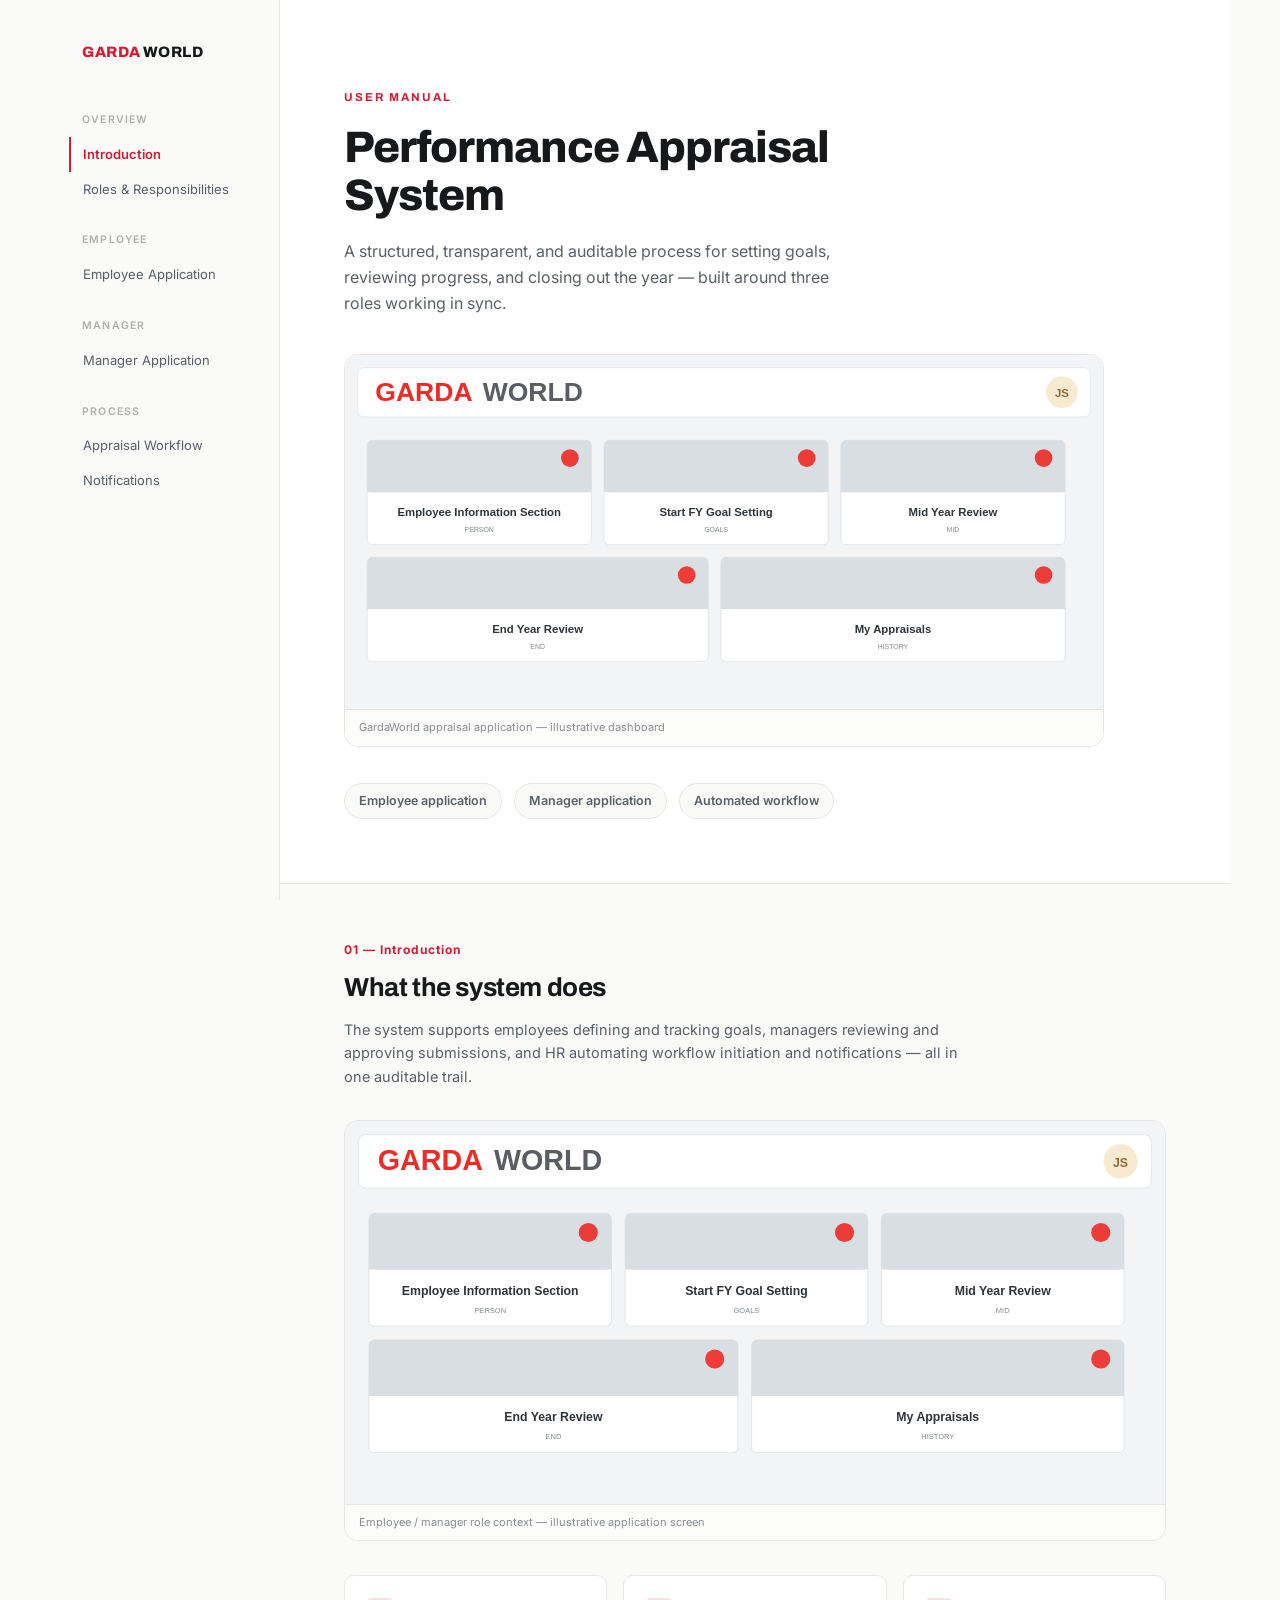
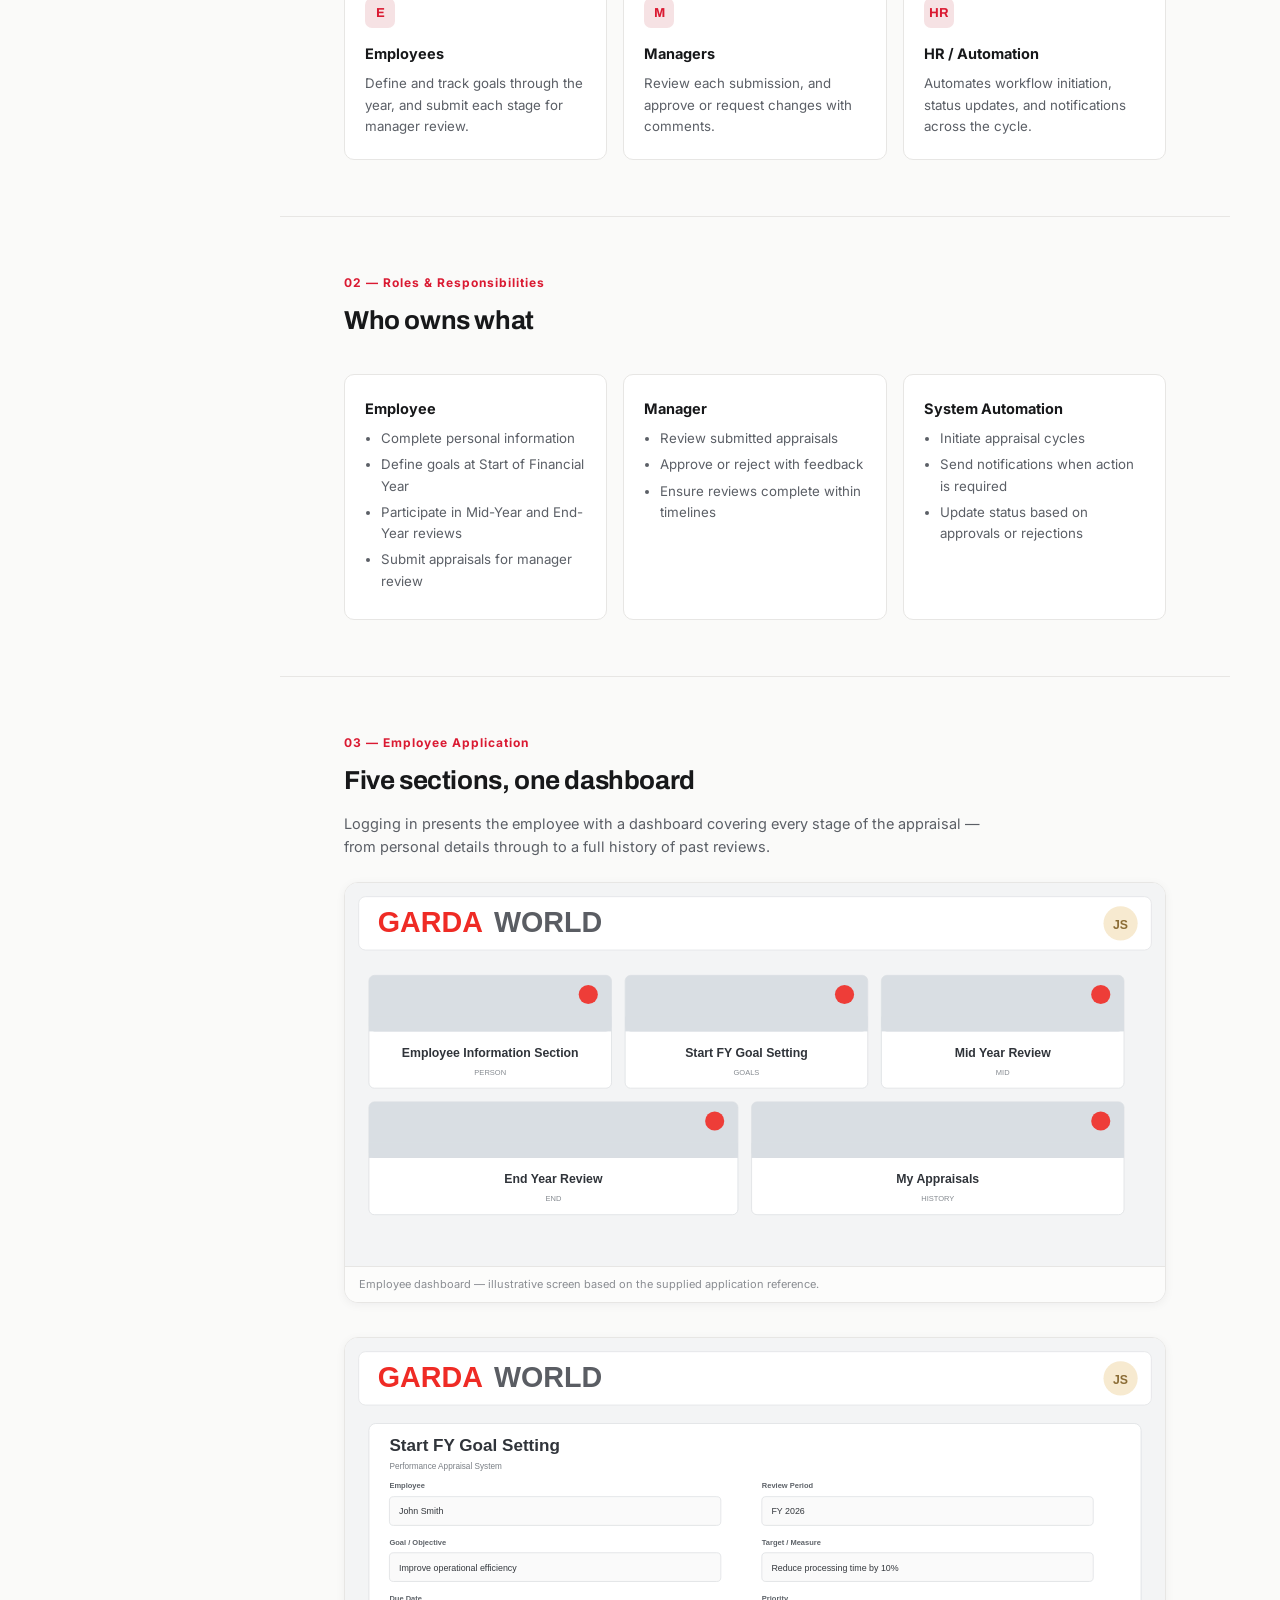
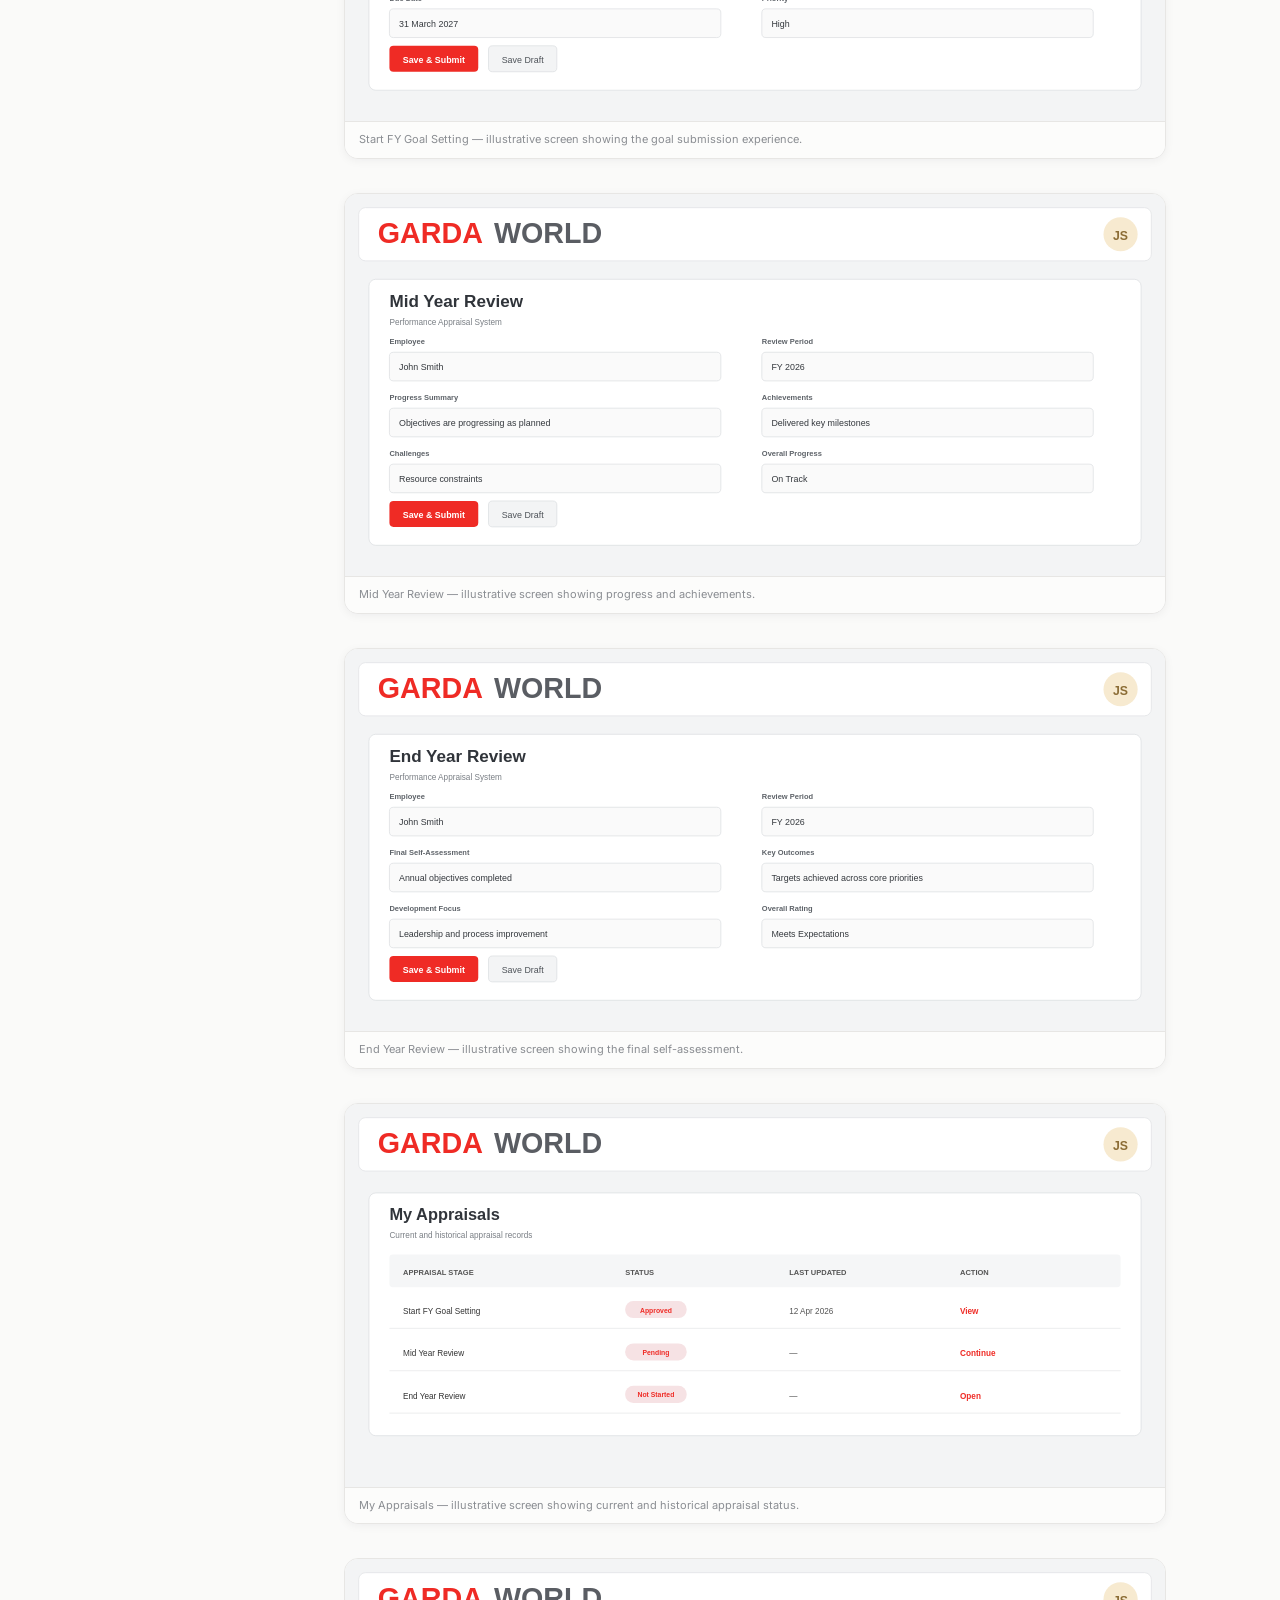
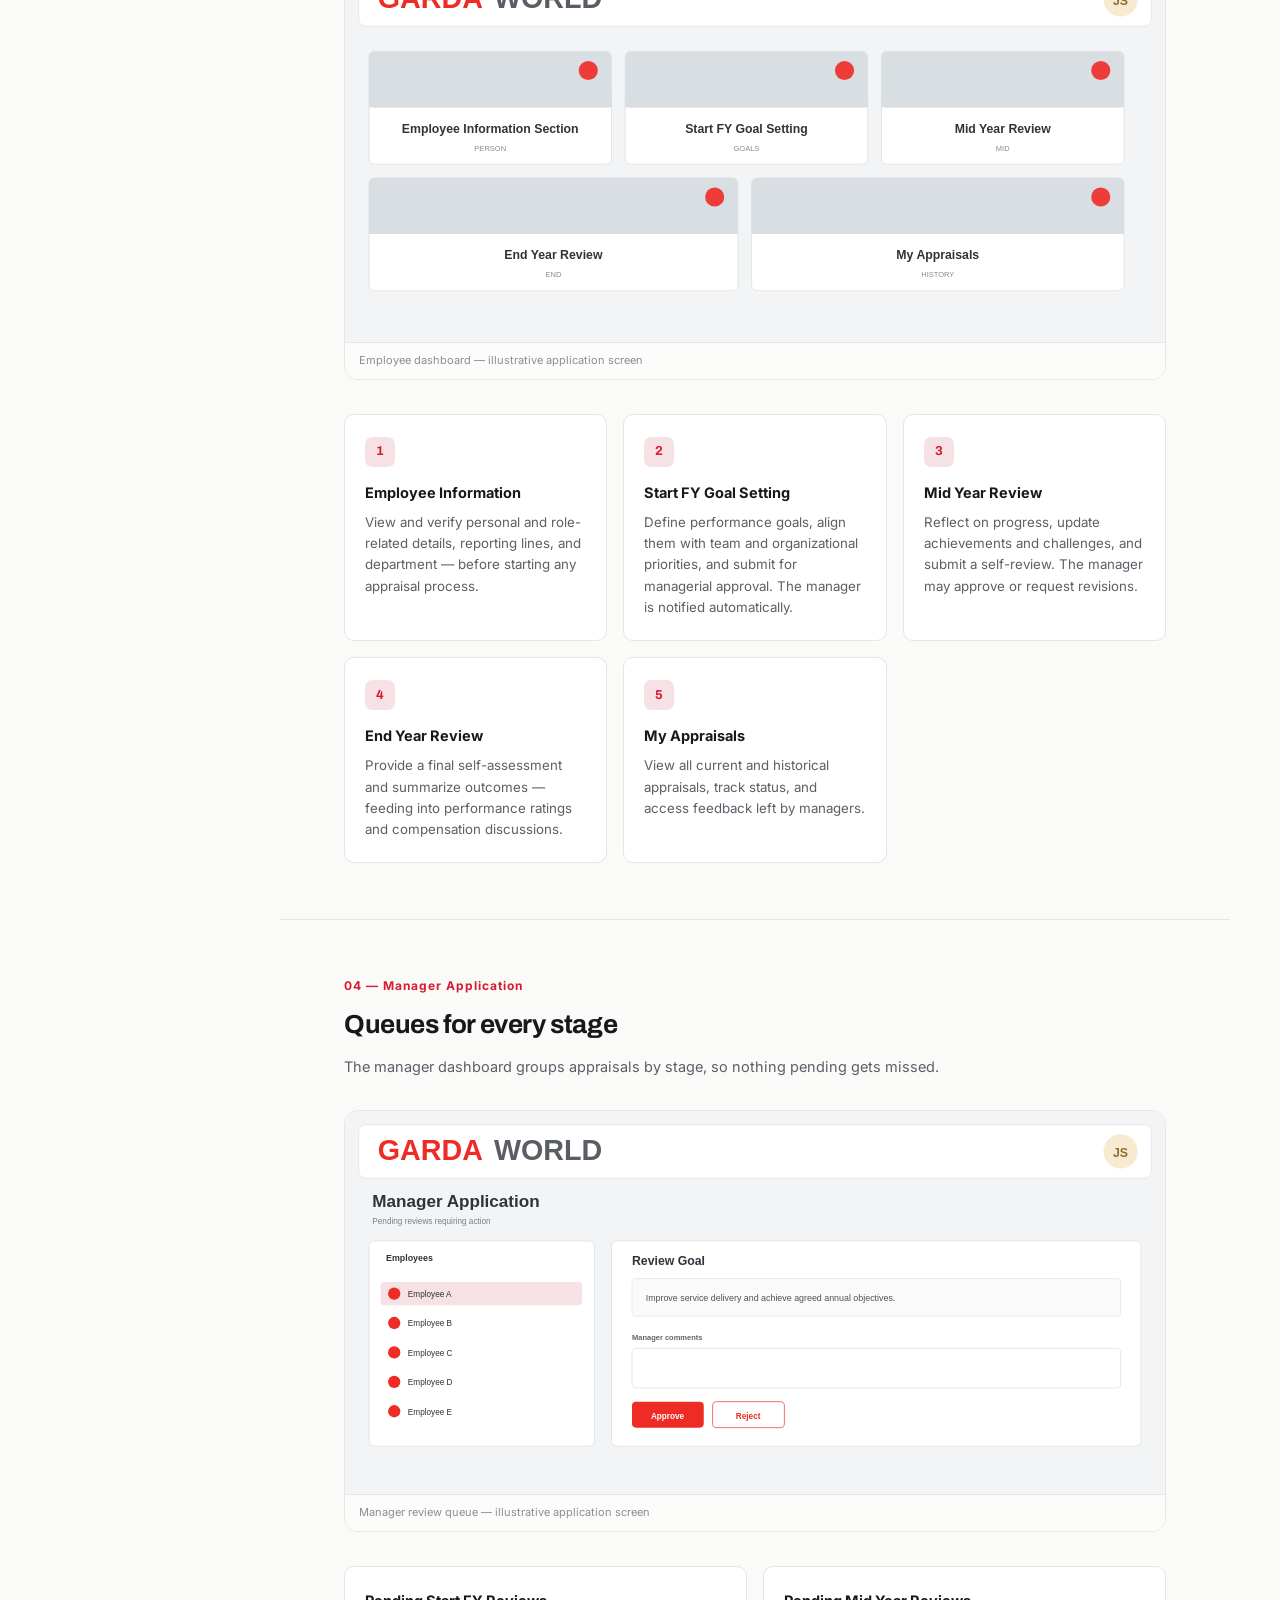
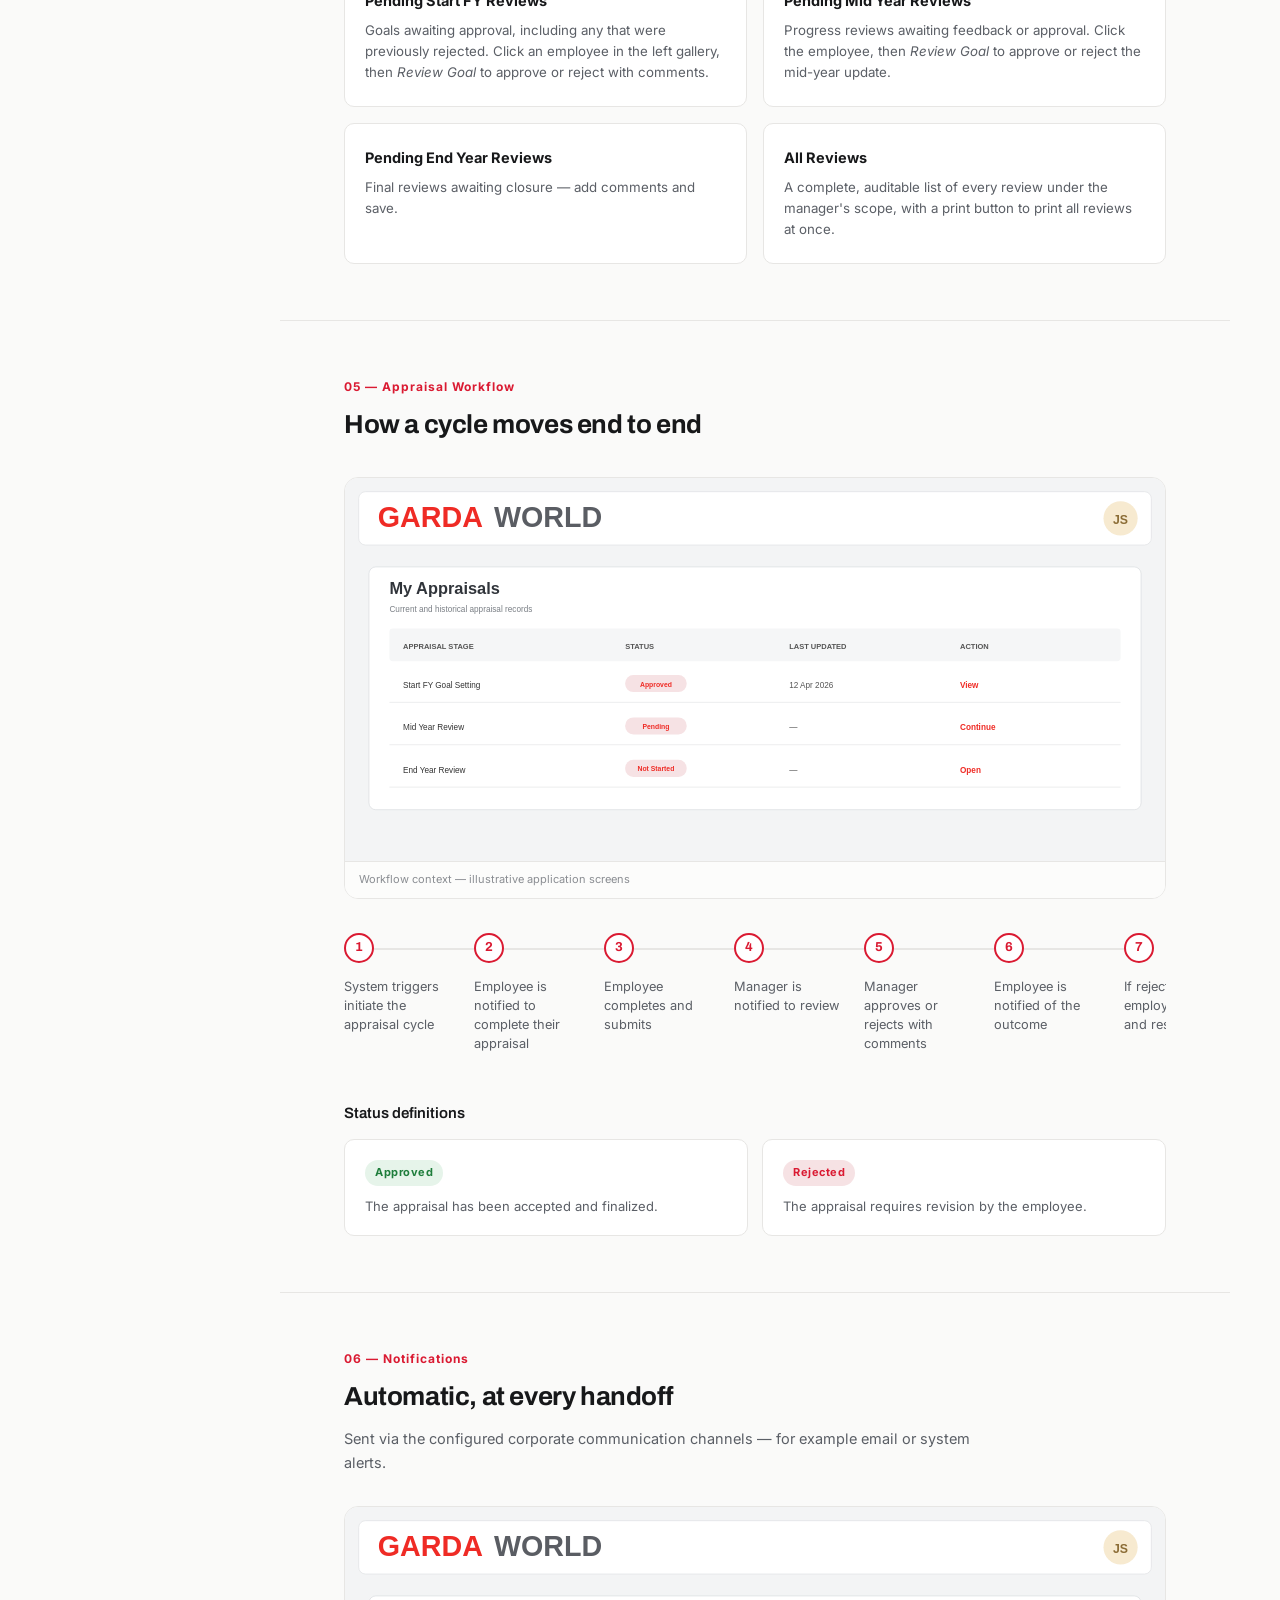
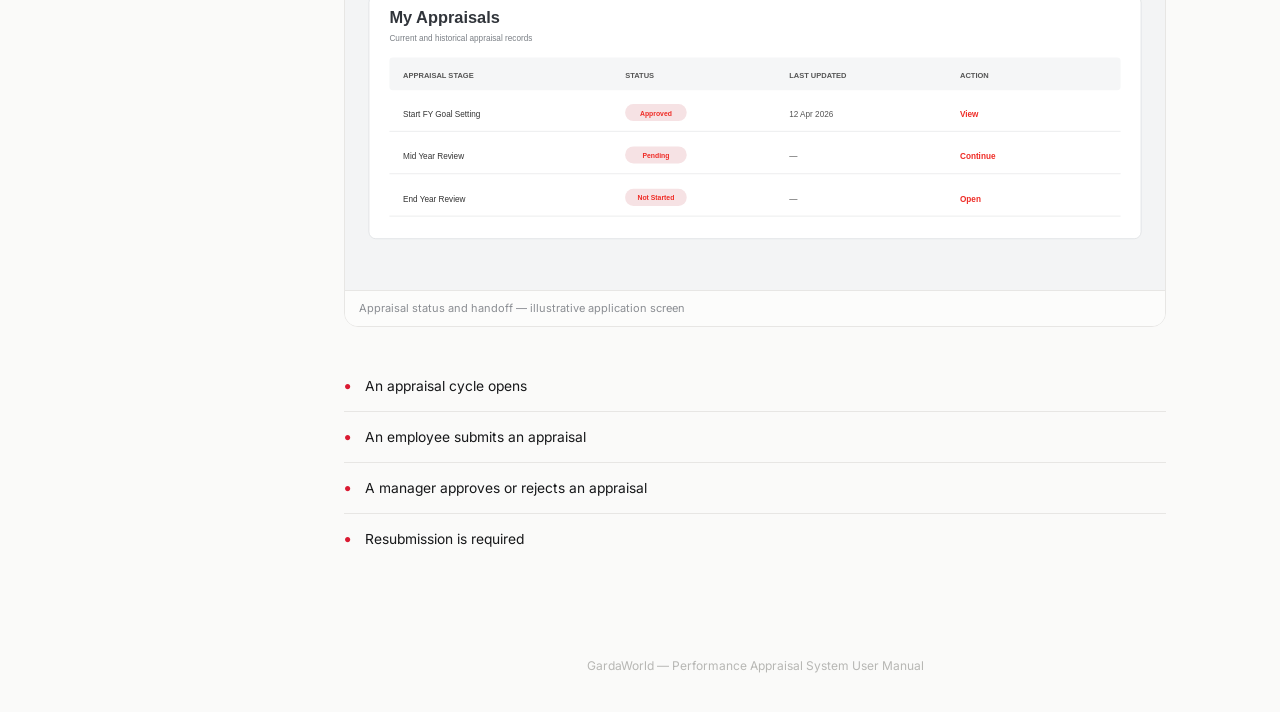
<file: assets/docs/gardaworld-appraisal-manual-application-screens.html>
<!DOCTYPE html>
<html lang="en">
<head>
<meta charset="UTF-8">
<meta name="viewport" content="width=device-width, initial-scale=1.0">
<title>GardaWorld — Performance Appraisal System Manual</title>
<link rel="preconnect" href="https://fonts.googleapis.com">
<link href="https://fonts.googleapis.com/css2?family=Archivo:wght@500;600;700;800&family=Inter:wght@400;500;600&display=swap" rel="stylesheet">
<style>
  :root{
    --red:#DA1A32;
    --red-dim:#f6e2e4;
    --ink:#17181A;
    --grey:#5B5F66;
    --line:#E7E6E4;
    --paper:#FAFAF9;
    --white:#FFFFFF;
  }
  *{box-sizing:border-box; margin:0; padding:0;}
  html{scroll-behavior:smooth;}
  body{
    font-family:'Inter',system-ui,sans-serif;
    color:var(--ink);
    background:var(--paper);
    line-height:1.6;
    -webkit-font-smoothing:antialiased;
  }
  h1,h2,h3,.eyebrow{font-family:'Archivo',sans-serif;}

  /* ---- Layout shell ---- */
  .shell{display:flex; max-width:1180px; margin:0 auto;}
  nav.side{
    width:230px; flex-shrink:0; position:sticky; top:0; height:100vh;
    padding:40px 20px 40px 32px; border-right:1px solid var(--line);
    overflow-y:auto;
  }
  nav.side .brand{display:flex; align-items:baseline; gap:2px; margin-bottom:48px;}
  nav.side .brand span{font-family:'Archivo'; font-weight:800; font-size:15px; letter-spacing:0.5px;}
  nav.side .brand .g{color:var(--red);}
  nav.side .brand .w{color:var(--ink);}
  nav.side a{
    display:block; font-size:13px; color:var(--grey); text-decoration:none;
    padding:7px 0; border-left:2px solid transparent; padding-left:12px;
    margin-left:-13px; transition:color .15s, border-color .15s;
  }
  nav.side a:hover{color:var(--ink);}
  nav.side a.active{color:var(--red); border-left-color:var(--red); font-weight:600;}
  nav.side .navgroup{margin-bottom:26px;}
  nav.side .navgroup .label{
    font-size:10.5px; text-transform:uppercase; letter-spacing:1.2px; color:#AFAFAF;
    margin-bottom:8px; font-weight:600;
  }

  main{flex:1; min-width:0;}

  /* ---- Hero ---- */
  .hero{
    padding:88px 64px 64px 64px; border-bottom:1px solid var(--line);
    background:var(--white);
  }
  .eyebrow{
    font-size:11.5px; letter-spacing:2px; text-transform:uppercase; color:var(--red);
    font-weight:700; margin-bottom:18px;
  }
  .hero h1{
    font-size:44px; font-weight:800; letter-spacing:-1px; line-height:1.08;
    max-width:640px; margin-bottom:20px;
  }
  .hero p.lede{font-size:16px; color:var(--grey); max-width:520px;}
  .hero .roles-row{display:flex; gap:12px; margin-top:36px; flex-wrap:wrap;}
  .pill{
    font-size:12.5px; font-weight:600; padding:7px 14px; border-radius:100px;
    border:1px solid var(--line); color:var(--grey); background:var(--paper);
  }

  section{padding:56px 64px; border-bottom:1px solid var(--line);}
  section:last-of-type{border-bottom:none;}
  .section-head{margin-bottom:32px;}
  .section-num{font-size:12px; color:var(--red); font-weight:700; letter-spacing:1px; margin-bottom:8px;}
  section h2{font-size:26px; font-weight:700; letter-spacing:-0.4px;}
  section h3{font-size:15px; font-weight:600; margin-bottom:10px;}
  section p.intro{color:var(--grey); font-size:14.5px; max-width:640px; margin-top:10px;}

  /* ---- Card grids ---- */
  .grid{display:grid; grid-template-columns:repeat(3,1fr); gap:16px; margin-top:8px;}
  .grid.two{grid-template-columns:repeat(2,1fr);}
  .card{
    border:1px solid var(--line); border-radius:10px; padding:22px 20px;
    background:var(--white); transition:border-color .15s, transform .15s;
  }
  .card:hover{border-color:var(--red);}
  .card .k{
    display:inline-flex; align-items:center; justify-content:center;
    width:30px; height:30px; border-radius:7px; background:var(--red-dim);
    color:var(--red); font-weight:700; font-size:13px; font-family:'Archivo'; margin-bottom:14px;
  }
  .card h4{font-size:14.5px; font-weight:700; margin-bottom:8px;}
  .card ul{padding-left:16px; color:var(--grey); font-size:13.3px;}
  .card ul li{margin-bottom:5px;}
  .card p{color:var(--grey); font-size:13.3px;}

  /* ---- Workflow stepper (signature element) ---- */
  .stepper{
    display:flex; align-items:flex-start; gap:0; margin-top:12px; overflow-x:auto;
    padding-bottom:8px;
  }
  .step{flex:1; min-width:130px; position:relative; padding-right:18px;}
  .step .dot{
    width:30px; height:30px; border-radius:50%; background:var(--white);
    border:2px solid var(--red); color:var(--red); font-family:'Archivo'; font-weight:700;
    font-size:13px; display:flex; align-items:center; justify-content:center; margin-bottom:14px;
    position:relative; z-index:1;
  }
  .step:not(:last-child)::after{
    content:''; position:absolute; top:15px; left:30px; right:0; height:2px;
    background:var(--line);
  }
  .step p{font-size:12.8px; color:var(--grey); line-height:1.5;}

  /* ---- Status badges ---- */
  .status-row{display:flex; gap:14px; margin-top:8px;}
  .status{
    flex:1; border:1px solid var(--line); border-radius:10px; padding:18px 20px; background:var(--white);
  }
  .status .tag{
    display:inline-block; font-size:11px; font-weight:700; letter-spacing:0.5px;
    padding:4px 10px; border-radius:100px; margin-bottom:10px;
  }
  .status.approved .tag{background:#E6F4EA; color:#1E7D3B;}
  .status.rejected .tag{background:var(--red-dim); color:var(--red);}
  .status p{font-size:13px; color:var(--grey);}

  /* ---- Notification list ---- */
  .notif-list{list-style:none; margin-top:8px;}
  .notif-list li{
    display:flex; align-items:flex-start; gap:14px; padding:14px 0;
    border-bottom:1px solid var(--line); font-size:13.8px; color:var(--ink);
  }
  .notif-list li:last-child{border-bottom:none;}
  .notif-list .bell{color:var(--red); font-weight:700; font-family:'Archivo'; font-size:12px; flex-shrink:0; margin-top:2px;}

  footer{padding:36px 64px; text-align:center; color:#B7B7B4; font-size:12px;}

  @media (max-width:920px){
    nav.side{display:none;}
    .hero{padding:56px 28px 40px;}
    section{padding:40px 28px;}
    .grid, .grid.two{grid-template-columns:1fr;}
    .status-row{flex-direction:column;}
    .hero h1{font-size:32px;}
  }

/* ---- Visual illustrations ---- */
.visual{
  margin: 0 0 34px;
  border:1px solid var(--line);
  border-radius:14px;
  overflow:hidden;
  background:var(--white);
}
.visual img{display:block;width:100%;height:auto;}
.visual figcaption{
  padding:9px 14px;
  font-size:11px;
  color:#8A8D92;
  border-top:1px solid var(--line);
  background:#FCFCFB;
}
.hero .visual{margin-top:38px;max-width:760px;}
@media (max-width:920px){.hero .visual{margin-top:28px;}}


.application-screen{margin-top:24px;box-shadow:0 2px 10px rgba(20,25,30,.05);}
.application-screen img{background:#f3f4f5;}
.visual figcaption{font-style:normal;}
</style>
</head>
<body>

<div class="shell">
  <nav class="side" id="sidenav">
    <div class="brand"><span class="g">GARDA</span><span class="w">WORLD</span></div>
    <div class="navgroup">
      <div class="label">Overview</div>
      <a href="#intro">Introduction</a>
      <a href="#roles">Roles &amp; Responsibilities</a>
    </div>
    <div class="navgroup">
      <div class="label">Employee</div>
      <a href="#employee">Employee Application</a>
    </div>
    <div class="navgroup">
      <div class="label">Manager</div>
      <a href="#manager">Manager Application</a>
    </div>
    <div class="navgroup">
      <div class="label">Process</div>
      <a href="#workflow">Appraisal Workflow</a>
      <a href="#notifications">Notifications</a>
    </div>
  </nav>

  <main>
    <div class="hero">
      <div class="eyebrow">User Manual</div>
      <h1>Performance Appraisal System</h1>
      <p class="lede">A structured, transparent, and auditable process for setting goals, reviewing progress, and closing out the year — built around three roles working in sync.</p>
      <figure class="visual"><img src="[data-uri]" alt="GardaWorld appraisal application — illustrative dashboard"><figcaption>GardaWorld appraisal application — illustrative dashboard</figcaption></figure>
      <div class="roles-row">
        <span class="pill">Employee application</span>
        <span class="pill">Manager application</span>
        <span class="pill">Automated workflow</span>
      </div>
    </div>

    <section id="intro">
      <div class="section-head">
        <div class="section-num">01 — Introduction</div>
        <h2>What the system does</h2>
        <p class="intro">The system supports employees defining and tracking goals, managers reviewing and approving submissions, and HR automating workflow initiation and notifications — all in one auditable trail.</p>
      </div>
      <figure class="visual"><img src="[data-uri]" alt="Employee / manager role context — illustrative application screen"><figcaption>Employee / manager role context — illustrative application screen</figcaption></figure>
      <div class="grid">
        <div class="card">
          <div class="k">E</div>
          <h4>Employees</h4>
          <p>Define and track goals through the year, and submit each stage for manager review.</p>
        </div>
        <div class="card">
          <div class="k">M</div>
          <h4>Managers</h4>
          <p>Review each submission, and approve or request changes with comments.</p>
        </div>
        <div class="card">
          <div class="k">HR</div>
          <h4>HR / Automation</h4>
          <p>Automates workflow initiation, status updates, and notifications across the cycle.</p>
        </div>
      </div>
    </section>

    <section id="roles">
      <div class="section-head">
        <div class="section-num">02 — Roles &amp; Responsibilities</div>
        <h2>Who owns what</h2>
      </div>
      <div class="grid">
        <div class="card">
          <h4>Employee</h4>
          <ul>
            <li>Complete personal information</li>
            <li>Define goals at Start of Financial Year</li>
            <li>Participate in Mid-Year and End-Year reviews</li>
            <li>Submit appraisals for manager review</li>
          </ul>
        </div>
        <div class="card">
          <h4>Manager</h4>
          <ul>
            <li>Review submitted appraisals</li>
            <li>Approve or reject with feedback</li>
            <li>Ensure reviews complete within timelines</li>
          </ul>
        </div>
        <div class="card">
          <h4>System Automation</h4>
          <ul>
            <li>Initiate appraisal cycles</li>
            <li>Send notifications when action is required</li>
            <li>Update status based on approvals or rejections</li>
          </ul>
        </div>
      </div>
    </section>

    <section id="employee">
      <div class="section-head">
        <div class="section-num">03 — Employee Application</div>
        <h2>Five sections, one dashboard</h2>
        <p class="intro">Logging in presents the employee with a dashboard covering every stage of the appraisal — from personal details through to a full history of past reviews.</p>
      <figure class="visual application-screen"><img src="[data-uri]" alt="Employee dashboard illustrative application screen"><figcaption>Employee dashboard — illustrative screen based on the supplied application reference.</figcaption></figure>
      <figure class="visual application-screen"><img src="[data-uri]" alt="Start FY Goal Setting illustrative application screen"><figcaption>Start FY Goal Setting — illustrative screen showing the goal submission experience.</figcaption></figure>
      <figure class="visual application-screen"><img src="[data-uri]" alt="Mid Year Review illustrative application screen"><figcaption>Mid Year Review — illustrative screen showing progress and achievements.</figcaption></figure>
      <figure class="visual application-screen"><img src="[data-uri]" alt="End Year Review illustrative application screen"><figcaption>End Year Review — illustrative screen showing the final self-assessment.</figcaption></figure>
      <figure class="visual application-screen"><img src="[data-uri]" alt="My Appraisals illustrative application screen"><figcaption>My Appraisals — illustrative screen showing current and historical appraisal status.</figcaption></figure>
      </div>
      <figure class="visual"><img src="[data-uri]" alt="Employee dashboard — illustrative application screen"><figcaption>Employee dashboard — illustrative application screen</figcaption></figure>
      <div class="grid">
        <div class="card">
          <div class="k">1</div>
          <h4>Employee Information</h4>
          <p>View and verify personal and role-related details, reporting lines, and department — before starting any appraisal process.</p>
        </div>
        <div class="card">
          <div class="k">2</div>
          <h4>Start FY Goal Setting</h4>
          <p>Define performance goals, align them with team and organizational priorities, and submit for managerial approval. The manager is notified automatically.</p>
        </div>
        <div class="card">
          <div class="k">3</div>
          <h4>Mid Year Review</h4>
          <p>Reflect on progress, update achievements and challenges, and submit a self-review. The manager may approve or request revisions.</p>
        </div>
        <div class="card">
          <div class="k">4</div>
          <h4>End Year Review</h4>
          <p>Provide a final self-assessment and summarize outcomes — feeding into performance ratings and compensation discussions.</p>
        </div>
        <div class="card">
          <div class="k">5</div>
          <h4>My Appraisals</h4>
          <p>View all current and historical appraisals, track status, and access feedback left by managers.</p>
        </div>
      </div>
    </section>

    <section id="manager">
      <div class="section-head">
        <div class="section-num">04 — Manager Application</div>
        <h2>Queues for every stage</h2>
        <p class="intro">The manager dashboard groups appraisals by stage, so nothing pending gets missed.</p>
      </div>
      <figure class="visual"><img src="[data-uri]" alt="Manager review queue — illustrative application screen"><figcaption>Manager review queue — illustrative application screen</figcaption></figure>
      <div class="grid two">
        <div class="card">
          <h4>Pending Start FY Reviews</h4>
          <p>Goals awaiting approval, including any that were previously rejected. Click an employee in the left gallery, then <em>Review Goal</em> to approve or reject with comments.</p>
        </div>
        <div class="card">
          <h4>Pending Mid Year Reviews</h4>
          <p>Progress reviews awaiting feedback or approval. Click the employee, then <em>Review Goal</em> to approve or reject the mid-year update.</p>
        </div>
        <div class="card">
          <h4>Pending End Year Reviews</h4>
          <p>Final reviews awaiting closure — add comments and save.</p>
        </div>
        <div class="card">
          <h4>All Reviews</h4>
          <p>A complete, auditable list of every review under the manager's scope, with a print button to print all reviews at once.</p>
        </div>
      </div>
    </section>

    <section id="workflow">
      <div class="section-head">
        <div class="section-num">05 — Appraisal Workflow</div>
        <h2>How a cycle moves end to end</h2>
      </div>
      <figure class="visual"><img src="[data-uri]" alt="Workflow context — illustrative application screens"><figcaption>Workflow context — illustrative application screens</figcaption></figure>
      <div class="stepper">
        <div class="step"><div class="dot">1</div><p>System triggers initiate the appraisal cycle</p></div>
        <div class="step"><div class="dot">2</div><p>Employee is notified to complete their appraisal</p></div>
        <div class="step"><div class="dot">3</div><p>Employee completes and submits</p></div>
        <div class="step"><div class="dot">4</div><p>Manager is notified to review</p></div>
        <div class="step"><div class="dot">5</div><p>Manager approves or rejects with comments</p></div>
        <div class="step"><div class="dot">6</div><p>Employee is notified of the outcome</p></div>
        <div class="step"><div class="dot">7</div><p>If rejected, employee revises and resubmits</p></div>
      </div>

      <h3 style="margin-top:40px; margin-bottom:14px;">Status definitions</h3>
      <div class="status-row">
        <div class="status approved">
          <span class="tag">Approved</span>
          <p>The appraisal has been accepted and finalized.</p>
        </div>
        <div class="status rejected">
          <span class="tag">Rejected</span>
          <p>The appraisal requires revision by the employee.</p>
        </div>
      </div>
    </section>

    <section id="notifications">
      <div class="section-head">
        <div class="section-num">06 — Notifications</div>
        <h2>Automatic, at every handoff</h2>
        <p class="intro">Sent via the configured corporate communication channels — for example email or system alerts.</p>
      </div>
      <figure class="visual"><img src="[data-uri]" alt="Appraisal status and handoff — illustrative application screen"><figcaption>Appraisal status and handoff — illustrative application screen</figcaption></figure>
      <ul class="notif-list">
        <li><span class="bell">●</span> An appraisal cycle opens</li>
        <li><span class="bell">●</span> An employee submits an appraisal</li>
        <li><span class="bell">●</span> A manager approves or rejects an appraisal</li>
        <li><span class="bell">●</span> Resubmission is required</li>
      </ul>
    </section>

    <footer>GardaWorld — Performance Appraisal System User Manual</footer>
  </main>
</div>

<script>
  const links = document.querySelectorAll('nav.side a');
  const sections = Array.from(links).map(l => document.querySelector(l.getAttribute('href')));
  function onScroll(){
    let idx = 0;
    const y = window.scrollY + 120;
    sections.forEach((s,i) => { if(s && s.offsetTop <= y) idx = i; });
    links.forEach(l => l.classList.remove('active'));
    if(links[idx]) links[idx].classList.add('active');
  }
  window.addEventListener('scroll', onScroll);
  onScroll();
</script>

</body>
</html>
</file>
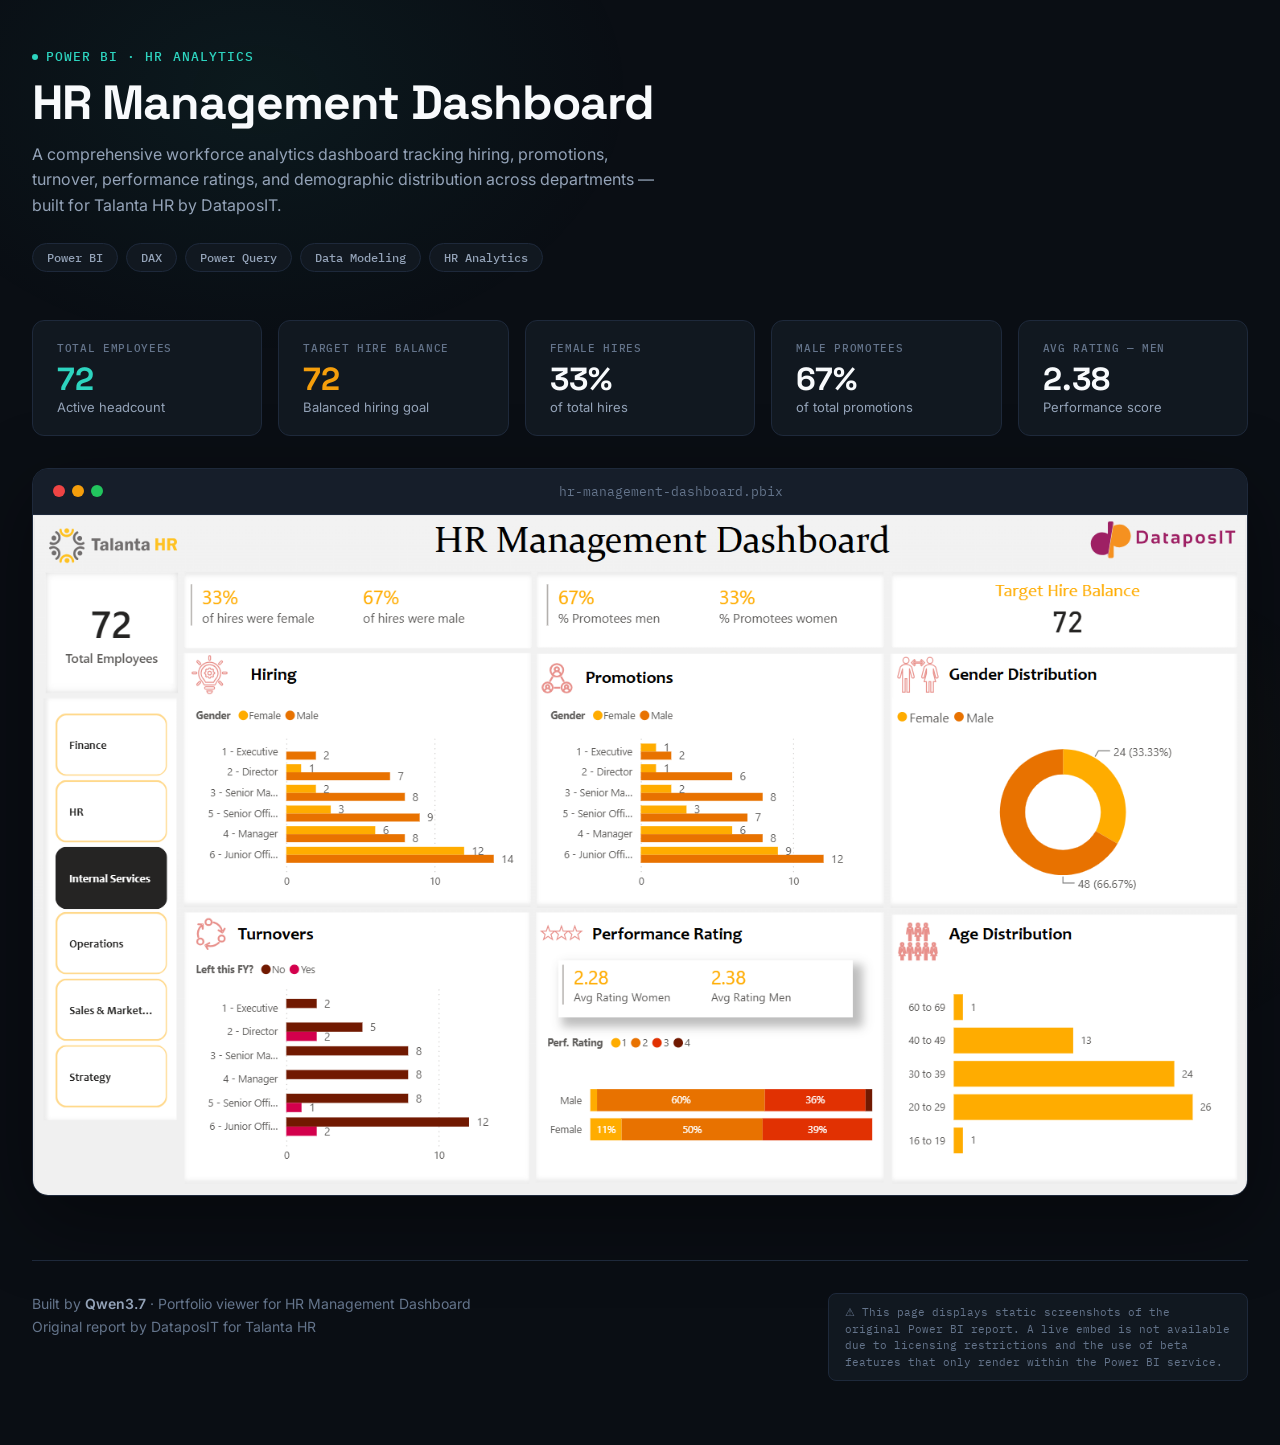
<file: assets/docs/hr-management-dashboard.html>
<!DOCTYPE html>
<html lang="en">
<head>
<meta charset="UTF-8">
<meta name="viewport" content="width=device-width, initial-scale=1.0">
<title>HR Management Dashboard — Portfolio</title>
<link rel="preconnect" href="https://fonts.googleapis.com">
<link rel="preconnect" href="https://fonts.gstatic.com" crossorigin>
<link href="https://fonts.googleapis.com/css2?family=Space+Grotesk:wght@400;500;600;700&family=IBM+Plex+Mono:wght@400;500&family=Inter:wght@400;500;600&display=swap" rel="stylesheet">
<style>
  *, *::before, *::after { margin: 0; padding: 0; box-sizing: border-box; }

  :root {
    --bg: #0A0E14;
    --surface: #111820;
    --surface-alt: #161e2a;
    --teal: #2DD4BF;
    --teal-dim: #1a9e8f;
    --amber: #F59E0B;
    --amber-dim: #b47a08;
    --text: #E2E8F0;
    --text-dim: #94A3B8;
    --text-muted: #64748B;
    --border: #1E293B;
    --font-heading: 'Space Grotesk', sans-serif;
    --font-mono: 'IBM Plex Mono', monospace;
    --font-body: 'Inter', sans-serif;
  }

  html { scroll-behavior: smooth; }

  body {
    background: var(--bg);
    color: var(--text);
    font-family: var(--font-body);
    min-height: 100vh;
    overflow-x: hidden;
  }

  /* Radial glow background */
  body::before {
    content: '';
    position: fixed;
    top: -20%;
    left: -10%;
    width: 60%;
    height: 60%;
    background: radial-gradient(ellipse, rgba(45, 212, 191, 0.06) 0%, transparent 70%);
    pointer-events: none;
    z-index: 0;
  }
  body::after {
    content: '';
    position: fixed;
    bottom: -20%;
    right: -10%;
    width: 60%;
    height: 60%;
    background: radial-gradient(ellipse, rgba(245, 158, 11, 0.05) 0%, transparent 70%);
    pointer-events: none;
    z-index: 0;
  }

  .page-wrapper {
    position: relative;
    z-index: 1;
    max-width: 1280px;
    margin: 0 auto;
    padding: 48px 32px 64px;
  }

  /* Eyebrow */
  .eyebrow {
    font-family: var(--font-mono);
    font-size: 13px;
    font-weight: 500;
    color: var(--teal);
    letter-spacing: 0.08em;
    text-transform: uppercase;
    margin-bottom: 12px;
    display: flex;
    align-items: center;
    gap: 8px;
  }
  .eyebrow::before {
    content: '';
    width: 6px;
    height: 6px;
    background: var(--teal);
    border-radius: 50%;
    display: inline-block;
  }

  /* H1 */
  h1 {
    font-family: var(--font-heading);
    font-size: clamp(32px, 5vw, 48px);
    font-weight: 700;
    line-height: 1.1;
    color: #F8FAFC;
    margin-bottom: 12px;
    letter-spacing: -0.02em;
  }

  .description {
    font-family: var(--font-body);
    font-size: 16px;
    color: var(--text-dim);
    line-height: 1.6;
    max-width: 640px;
    margin-bottom: 24px;
  }

  /* Tech stack pills */
  .tech-stack {
    display: flex;
    flex-wrap: wrap;
    gap: 8px;
    margin-bottom: 48px;
  }
  .tech-pill {
    font-family: var(--font-mono);
    font-size: 12px;
    font-weight: 500;
    padding: 6px 14px;
    border-radius: 100px;
    border: 1px solid var(--border);
    color: var(--text-dim);
    background: var(--surface);
    transition: border-color 0.2s, color 0.2s;
  }
  .tech-pill:hover {
    border-color: var(--teal-dim);
    color: var(--teal);
  }

  /* KPI Stat Strip */
  .kpi-strip {
    display: grid;
    grid-template-columns: repeat(auto-fit, minmax(180px, 1fr));
    gap: 16px;
    margin-bottom: 32px;
  }
  .kpi-card {
    background: var(--surface);
    border: 1px solid var(--border);
    border-radius: 12px;
    padding: 20px 24px;
    position: relative;
    overflow: hidden;
    transition: border-color 0.3s, transform 0.2s;
  }
  .kpi-card:hover {
    border-color: var(--teal-dim);
    transform: translateY(-2px);
  }
  .kpi-card::before {
    content: '';
    position: absolute;
    top: 0;
    left: 0;
    right: 0;
    height: 2px;
    background: linear-gradient(90deg, var(--teal), var(--amber));
    opacity: 0;
    transition: opacity 0.3s;
  }
  .kpi-card:hover::before { opacity: 1; }

  .kpi-label {
    font-family: var(--font-mono);
    font-size: 11px;
    font-weight: 500;
    color: var(--text-muted);
    text-transform: uppercase;
    letter-spacing: 0.06em;
    margin-bottom: 8px;
  }
  .kpi-value {
    font-family: var(--font-heading);
    font-size: 32px;
    font-weight: 700;
    color: #F8FAFC;
    line-height: 1;
    margin-bottom: 4px;
  }
  .kpi-sub {
    font-family: var(--font-body);
    font-size: 13px;
    color: var(--text-dim);
  }
  .kpi-value.teal { color: var(--teal); }
  .kpi-value.amber { color: var(--amber); }

  /* Browser Chrome Frame */
  .browser-frame {
    background: var(--surface);
    border: 1px solid var(--border);
    border-radius: 16px;
    overflow: hidden;
    box-shadow: 0 24px 80px rgba(0,0,0,0.4);
  }
  .browser-bar {
    display: flex;
    align-items: center;
    gap: 12px;
    padding: 14px 20px;
    background: var(--surface-alt);
    border-bottom: 1px solid var(--border);
  }
  .browser-dots {
    display: flex;
    gap: 7px;
  }
  .browser-dots span {
    width: 12px;
    height: 12px;
    border-radius: 50%;
  }
  .browser-dots span:nth-child(1) { background: #EF4444; }
  .browser-dots span:nth-child(2) { background: #F59E0B; }
  .browser-dots span:nth-child(3) { background: #22C55E; }
  .browser-filename {
    font-family: var(--font-mono);
    font-size: 13px;
    color: var(--text-muted);
    flex: 1;
    text-align: center;
  }
  .browser-content {
    background: #FFFFFF;
    padding: 0;
    cursor: zoom-in;
    position: relative;
    overflow: hidden;
  }
  .browser-content img {
    display: block;
    width: 100%;
    height: auto;
    max-width: 100%;
  }

  /* Lightbox */
  .lightbox-overlay {
    position: fixed;
    inset: 0;
    background: rgba(0, 0, 0, 0.92);
    z-index: 9999;
    display: none;
    align-items: center;
    justify-content: center;
    cursor: zoom-out;
    padding: 32px;
    opacity: 0;
    transition: opacity 0.3s ease;
  }
  .lightbox-overlay.active {
    display: flex;
    opacity: 1;
  }
  .lightbox-overlay img {
    max-width: 95vw;
    max-height: 90vh;
    object-fit: contain;
    border-radius: 8px;
    box-shadow: 0 0 60px rgba(0,0,0,0.5);
  }

  /* Footer */
  .footer {
    margin-top: 64px;
    padding-top: 32px;
    border-top: 1px solid var(--border);
    display: flex;
    flex-wrap: wrap;
    justify-content: space-between;
    align-items: flex-start;
    gap: 16px;
  }
  .footer-credit {
    font-family: var(--font-body);
    font-size: 14px;
    color: var(--text-muted);
    line-height: 1.6;
  }
  .footer-credit strong {
    color: var(--text-dim);
    font-weight: 600;
  }
  .footer-disclosure {
    font-family: var(--font-mono);
    font-size: 11px;
    color: var(--text-muted);
    background: var(--surface);
    border: 1px solid var(--border);
    border-radius: 8px;
    padding: 10px 16px;
    max-width: 420px;
    line-height: 1.5;
  }

  @media (max-width: 768px) {
    .page-wrapper { padding: 32px 16px 48px; }
    .kpi-strip { grid-template-columns: repeat(2, 1fr); }
    .kpi-value { font-size: 26px; }
    .footer { flex-direction: column; }
  }
  @media (max-width: 480px) {
    .kpi-strip { grid-template-columns: 1fr; }
  }
</style>
</head>
<body>

<div class="page-wrapper">

  <!-- Eyebrow -->
  <div class="eyebrow">Power BI · HR Analytics</div>

  <!-- H1 -->
  <h1>HR Management Dashboard</h1>

  <!-- Description -->
  <p class="description">
    A comprehensive workforce analytics dashboard tracking hiring, promotions, turnover, performance ratings, and demographic distribution across departments — built for Talanta HR by DataposIT.
  </p>

  <!-- Tech Stack -->
  <div class="tech-stack">
    <span class="tech-pill">Power BI</span>
    <span class="tech-pill">DAX</span>
    <span class="tech-pill">Power Query</span>
    <span class="tech-pill">Data Modeling</span>
    <span class="tech-pill">HR Analytics</span>
  </div>

  <!-- KPI Stat Strip -->
  <div class="kpi-strip">
    <div class="kpi-card">
      <div class="kpi-label">Total Employees</div>
      <div class="kpi-value teal">72</div>
      <div class="kpi-sub">Active headcount</div>
    </div>
    <div class="kpi-card">
      <div class="kpi-label">Target Hire Balance</div>
      <div class="kpi-value amber">72</div>
      <div class="kpi-sub">Balanced hiring goal</div>
    </div>
    <div class="kpi-card">
      <div class="kpi-label">Female Hires</div>
      <div class="kpi-value">33%</div>
      <div class="kpi-sub">of total hires</div>
    </div>
    <div class="kpi-card">
      <div class="kpi-label">Male Promotees</div>
      <div class="kpi-value">67%</div>
      <div class="kpi-sub">of total promotions</div>
    </div>
    <div class="kpi-card">
      <div class="kpi-label">Avg Rating — Men</div>
      <div class="kpi-value">2.38</div>
      <div class="kpi-sub">Performance score</div>
    </div>
  </div>

  <!-- Browser Chrome Frame -->
  <div class="browser-frame">
    <div class="browser-bar">
      <div class="browser-dots">
        <span></span><span></span><span></span>
      </div>
      <div class="browser-filename">hr-management-dashboard.pbix</div>
    </div>
    <div class="browser-content" id="screenshot-trigger">
      <img src="../images/hr-management-dashboard.png" alt="HR Management Dashboard — Power BI screenshot showing hiring, promotions, turnover, performance rating, gender distribution, and age distribution charts for 72 employees across multiple departments." loading="lazy">
    </div>
  </div>

  <!-- Footer -->
  <div class="footer">
    <div class="footer-credit">
      Built by <strong>Qwen3.7</strong> · Portfolio viewer for HR Management Dashboard<br>
      Original report by DataposIT for Talanta HR
    </div>
    <div class="footer-disclosure">
      ⚠ This page displays static screenshots of the original Power BI report. A live embed is not available due to licensing restrictions and the use of beta features that only render within the Power BI service.
    </div>
  </div>

</div>

<!-- Lightbox -->
<div class="lightbox-overlay" id="lightbox">
  <img src="../images/hr-management-dashboard.png" alt="HR Management Dashboard — enlarged view">
</div>

<script>
  const trigger = document.getElementById('screenshot-trigger');
  const lightbox = document.getElementById('lightbox');

  trigger.addEventListener('click', () => {
    lightbox.classList.add('active');
    document.body.style.overflow = 'hidden';
  });

  lightbox.addEventListener('click', () => {
    lightbox.classList.remove('active');
    document.body.style.overflow = '';
  });

  document.addEventListener('keydown', (e) => {
    if (e.key === 'Escape' && lightbox.classList.contains('active')) {
      lightbox.classList.remove('active');
      document.body.style.overflow = '';
    }
  });
</script>

</body>
</html>
</file>
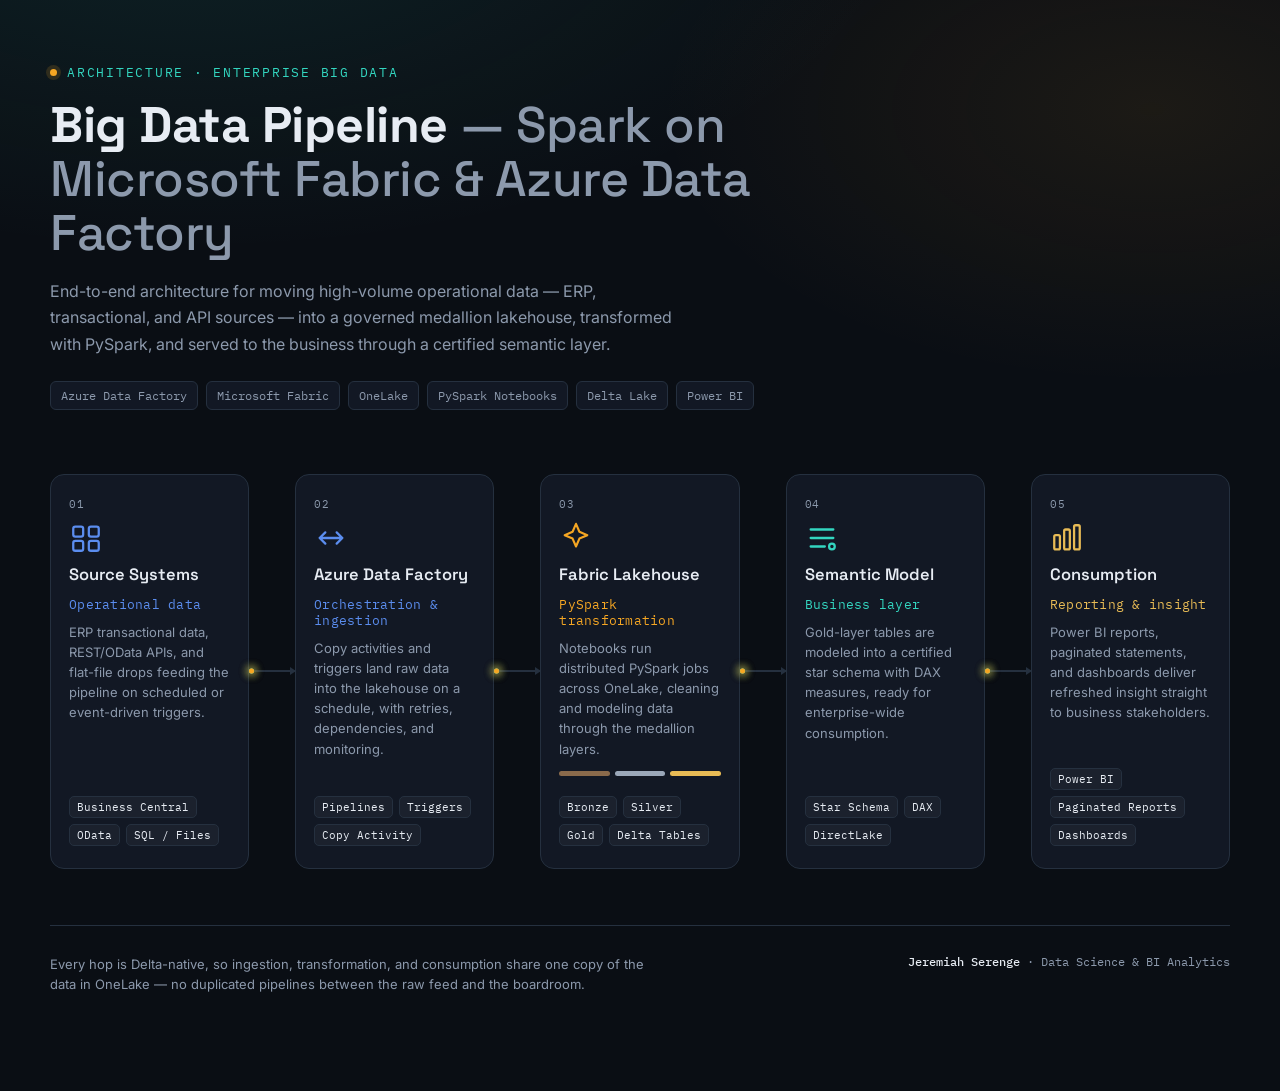
<file: assets/flowcharts/bigdata-pipeline-diagram.html>
<!DOCTYPE html>
<html lang="en">
<head>
<meta charset="UTF-8">
<meta name="viewport" content="width=device-width, initial-scale=1.0">
<title>Big Data Pipeline — Spark on Microsoft Fabric &amp; Azure Data Factory</title>
<link rel="preconnect" href="https://fonts.googleapis.com">
<link rel="preconnect" href="https://fonts.gstatic.com" crossorigin>
<link href="https://fonts.googleapis.com/css2?family=Space+Grotesk:wght@400;500;600;700&family=IBM+Plex+Mono:wght@400;500&family=Inter:wght@400;500;600&display=swap" rel="stylesheet">
<style>
  :root{
    --bg:#0A0E14;
    --surface:#121824;
    --surface-2:#171f2c;
    --border:#25303f;
    --text:#E7ECF3;
    --text-dim:#8C99AC;
    --amber:#F5A623;
    --teal:#33D6C0;
    --blue:#5B8DEF;
    --bronze:#8a6a4b;
    --silver:#9aa7b8;
    --gold:#e8bb55;
  }
  *{box-sizing:border-box; margin:0; padding:0;}
  html{background:var(--bg);}
  body{
    background:
      radial-gradient(1200px 600px at 15% -10%, rgba(51,214,192,0.10), transparent 60%),
      radial-gradient(900px 500px at 90% 10%, rgba(245,166,35,0.08), transparent 55%),
      var(--bg);
    color:var(--text);
    font-family:'Inter', sans-serif;
    -webkit-font-smoothing:antialiased;
    min-height:100vh;
    padding:64px 24px 96px;
  }
  .wrap{max-width:1180px; margin:0 auto;}

  /* ---------- Header ---------- */
  header{margin-bottom:64px; max-width:760px;}
  .eyebrow{
    font-family:'IBM Plex Mono', monospace;
    font-size:12.5px;
    letter-spacing:0.14em;
    text-transform:uppercase;
    color:var(--teal);
    display:flex;
    align-items:center;
    gap:10px;
    margin-bottom:18px;
  }
  .eyebrow::before{
    content:"";
    width:7px; height:7px; border-radius:50%;
    background:var(--amber);
    box-shadow:0 0 0 4px rgba(245,166,35,0.15);
  }
  h1{
    font-family:'Space Grotesk', sans-serif;
    font-weight:700;
    font-size:clamp(32px, 4.4vw, 50px);
    line-height:1.08;
    letter-spacing:-0.01em;
    margin-bottom:18px;
  }
  h1 span{color:var(--text-dim); font-weight:500;}
  header p{
    color:var(--text-dim);
    font-size:16px;
    line-height:1.65;
    max-width:640px;
  }
  .stack-tags{
    display:flex; flex-wrap:wrap; gap:8px;
    margin-top:24px;
  }
  .stack-tags span{
    font-family:'IBM Plex Mono', monospace;
    font-size:12px;
    color:var(--text-dim);
    border:1px solid var(--border);
    background:var(--surface);
    padding:6px 10px;
    border-radius:6px;
  }

  /* ---------- Pipeline ---------- */
  .pipeline{
    display:flex;
    align-items:stretch;
    gap:0;
    margin-bottom:12px;
  }
  .stage{
    flex:1 1 0;
    background:var(--surface);
    border:1px solid var(--border);
    border-radius:14px;
    padding:22px 18px;
    position:relative;
    display:flex;
    flex-direction:column;
    gap:10px;
    transition:border-color .25s ease, transform .25s ease, background .25s ease;
    cursor:default;
  }
  .stage:hover{
    border-color:rgba(51,214,192,0.45);
    transform:translateY(-4px);
    background:var(--surface-2);
  }
  .stage .num{
    font-family:'IBM Plex Mono', monospace;
    font-size:11px;
    color:var(--text-dim);
    letter-spacing:0.08em;
  }
  .stage .icon{
    width:34px; height:34px;
    display:flex; align-items:center; justify-content:center;
  }
  .stage h3{
    font-family:'Space Grotesk', sans-serif;
    font-size:16.5px;
    font-weight:600;
    line-height:1.25;
  }
  .stage .role{
    font-size:12.5px;
    color:var(--accent, var(--teal));
    font-family:'IBM Plex Mono', monospace;
    letter-spacing:0.02em;
  }
  .stage p{
    font-size:13px;
    color:var(--text-dim);
    line-height:1.55;
  }
  .stage .tech{
    margin-top:auto;
    display:flex; flex-wrap:wrap; gap:6px;
    padding-top:10px;
  }
  .stage .tech span{
    font-size:10.5px;
    font-family:'IBM Plex Mono', monospace;
    color:var(--text);
    background:rgba(255,255,255,0.04);
    border:1px solid var(--border);
    padding:3px 7px;
    border-radius:5px;
  }

  .stage[data-accent="teal"]{ --accent:var(--teal); }
  .stage[data-accent="blue"]{ --accent:var(--blue); }
  .stage[data-accent="amber"]{ --accent:var(--amber); }
  .stage[data-accent="gold"]{ --accent:var(--gold); }

  /* medallion mini-bars for the lakehouse stage */
  .medallion{display:flex; gap:5px; margin-top:2px;}
  .medallion div{flex:1; height:5px; border-radius:3px; background:var(--border);}
  .medallion .b1{background:var(--bronze);}
  .medallion .b2{background:var(--silver);}
  .medallion .b3{background:var(--gold);}

  /* ---------- Connectors ---------- */
  .connector{
    flex:0 0 46px;
    position:relative;
    display:flex;
    align-items:center;
    justify-content:center;
  }
  .connector .line{
    width:100%;
    height:2px;
    background:linear-gradient(90deg, var(--border), var(--border));
    position:relative;
    overflow:visible;
  }
  .connector .arrow{
    position:absolute; right:-1px; top:50%;
    transform:translateY(-50%);
    width:0; height:0;
    border-top:4px solid transparent;
    border-bottom:4px solid transparent;
    border-left:6px solid var(--border);
  }
  .connector .particle{
    position:absolute; top:50%;
    width:5px; height:5px;
    border-radius:50%;
    background:var(--amber);
    box-shadow:0 0 8px 1px rgba(245,166,35,0.7);
    transform:translateY(-50%);
    animation:travel 2.6s linear infinite;
  }
  .connector .particle:nth-child(2){animation-delay:0.9s; background:var(--teal); box-shadow:0 0 8px 1px rgba(51,214,192,0.7);}
  .connector .particle:nth-child(3){animation-delay:1.8s;}
  @keyframes travel{
    0%{left:-3px; opacity:0;}
    10%{opacity:1;}
    90%{opacity:1;}
    100%{left:100%; opacity:0;}
  }

  /* ---------- Footer note ---------- */
  .note{
    margin-top:56px;
    padding-top:28px;
    border-top:1px solid var(--border);
    display:flex;
    justify-content:space-between;
    flex-wrap:wrap;
    gap:16px;
  }
  .note p{
    font-size:13px;
    color:var(--text-dim);
    max-width:620px;
    line-height:1.6;
  }
  .note .credit{
    font-family:'IBM Plex Mono', monospace;
    font-size:12px;
    color:var(--text-dim);
    white-space:nowrap;
  }
  .note .credit b{color:var(--text); font-weight:500;}

  /* ---------- Responsive ---------- */
  @media (max-width:900px){
    .pipeline{flex-direction:column; gap:0;}
    .connector{flex:0 0 46px; width:100%;}
    .connector .line{width:2px; height:100%;}
    .connector{height:46px;}
    .connector .arrow{
      right:auto; top:auto; bottom:-1px; left:50%;
      transform:translateX(-50%);
      border-left:4px solid transparent;
      border-right:4px solid transparent;
      border-top:6px solid var(--border);
      border-bottom:none;
    }
    .connector .particle{
      left:50%; top:-3px;
      transform:translateX(-50%);
      animation:travelV 2.6s linear infinite;
    }
    .connector .particle:nth-child(2){animation-delay:0.9s;}
    .connector .particle:nth-child(3){animation-delay:1.8s;}
    @keyframes travelV{
      0%{top:-3px; opacity:0;}
      10%{opacity:1;}
      90%{opacity:1;}
      100%{top:100%; opacity:0;}
    }
    .stage:hover{transform:translateX(4px);}
  }
  @media (prefers-reduced-motion: reduce){
    .connector .particle{animation:none; display:none;}
    .stage{transition:none;}
  }
</style>
</head>
<body>
<div class="wrap">

  <header>
    <div class="eyebrow">Architecture · Enterprise Big Data</div>
    <h1>Big Data Pipeline <span>— Spark on Microsoft Fabric &amp; Azure Data Factory</span></h1>
    <p>End-to-end architecture for moving high-volume operational data — ERP, transactional, and API sources — into a governed medallion lakehouse, transformed with PySpark, and served to the business through a certified semantic layer.</p>
    <div class="stack-tags">
      <span>Azure Data Factory</span>
      <span>Microsoft Fabric</span>
      <span>OneLake</span>
      <span>PySpark Notebooks</span>
      <span>Delta Lake</span>
      <span>Power BI</span>
    </div>
  </header>

  <div class="pipeline">

    <div class="stage" data-accent="blue">
      <div class="num">01</div>
      <svg class="icon" viewBox="0 0 24 24" fill="none"><rect x="3" y="4" width="7" height="7" rx="1.5" stroke="#5B8DEF" stroke-width="1.6"/><rect x="14" y="4" width="7" height="7" rx="1.5" stroke="#5B8DEF" stroke-width="1.6"/><rect x="3" y="14" width="7" height="7" rx="1.5" stroke="#5B8DEF" stroke-width="1.6"/><rect x="14" y="14" width="7" height="7" rx="1.5" stroke="#5B8DEF" stroke-width="1.6"/></svg>
      <h3>Source Systems</h3>
      <div class="role">Operational data</div>
      <p>ERP transactional data, REST/OData APIs, and flat-file drops feeding the pipeline on scheduled or event-driven triggers.</p>
      <div class="tech"><span>Business Central</span><span>OData</span><span>SQL / Files</span></div>
    </div>

    <div class="connector"><div class="line"><div class="particle"></div><div class="particle"></div><div class="particle"></div><div class="arrow"></div></div></div>

    <div class="stage" data-accent="blue">
      <div class="num">02</div>
      <svg class="icon" viewBox="0 0 24 24" fill="none"><path d="M4 12h16M4 12l4-4M4 12l4 4M20 12l-4-4M20 12l-4 4" stroke="#5B8DEF" stroke-width="1.6" stroke-linecap="round" stroke-linejoin="round"/></svg>
      <h3>Azure Data Factory</h3>
      <div class="role">Orchestration &amp; ingestion</div>
      <p>Copy activities and triggers land raw data into the lakehouse on a schedule, with retries, dependencies, and monitoring.</p>
      <div class="tech"><span>Pipelines</span><span>Triggers</span><span>Copy Activity</span></div>
    </div>

    <div class="connector"><div class="line"><div class="particle"></div><div class="particle"></div><div class="particle"></div><div class="arrow"></div></div></div>

    <div class="stage" data-accent="amber">
      <div class="num">03</div>
      <svg class="icon" viewBox="0 0 24 24" fill="none"><path d="M12 2l2.4 5.6L20 10l-5.6 2.4L12 18l-2.4-5.6L4 10l5.6-2.4L12 2z" stroke="#F5A623" stroke-width="1.5" stroke-linejoin="round"/></svg>
      <h3>Fabric Lakehouse</h3>
      <div class="role">PySpark transformation</div>
      <p>Notebooks run distributed PySpark jobs across OneLake, cleaning and modeling data through the medallion layers.</p>
      <div class="medallion"><div class="b1"></div><div class="b2"></div><div class="b3"></div></div>
      <div class="tech"><span>Bronze</span><span>Silver</span><span>Gold</span><span>Delta Tables</span></div>
    </div>

    <div class="connector"><div class="line"><div class="particle"></div><div class="particle"></div><div class="particle"></div><div class="arrow"></div></div></div>

    <div class="stage" data-accent="teal">
      <div class="num">04</div>
      <svg class="icon" viewBox="0 0 24 24" fill="none"><path d="M4 6h16M4 12h16M4 18h10" stroke="#33D6C0" stroke-width="1.6" stroke-linecap="round"/><circle cx="19" cy="18" r="2" stroke="#33D6C0" stroke-width="1.6"/></svg>
      <h3>Semantic Model</h3>
      <div class="role">Business layer</div>
      <p>Gold-layer tables are modeled into a certified star schema with DAX measures, ready for enterprise-wide consumption.</p>
      <div class="tech"><span>Star Schema</span><span>DAX</span><span>DirectLake</span></div>
    </div>

    <div class="connector"><div class="line"><div class="particle"></div><div class="particle"></div><div class="particle"></div><div class="arrow"></div></div></div>

    <div class="stage" data-accent="gold">
      <div class="num">05</div>
      <svg class="icon" viewBox="0 0 24 24" fill="none"><rect x="3" y="10" width="4" height="10" rx="1" stroke="#e8bb55" stroke-width="1.6"/><rect x="10" y="6" width="4" height="14" rx="1" stroke="#e8bb55" stroke-width="1.6"/><rect x="17" y="3" width="4" height="17" rx="1" stroke="#e8bb55" stroke-width="1.6"/></svg>
      <h3>Consumption</h3>
      <div class="role">Reporting &amp; insight</div>
      <p>Power BI reports, paginated statements, and dashboards deliver refreshed insight straight to business stakeholders.</p>
      <div class="tech"><span>Power BI</span><span>Paginated Reports</span><span>Dashboards</span></div>
    </div>

  </div>

  <div class="note">
    <p>Every hop is Delta-native, so ingestion, transformation, and consumption share one copy of the data in OneLake — no duplicated pipelines between the raw feed and the boardroom.</p>
    <div class="credit"><b>Jeremiah Serenge</b> · Data Science &amp; BI Analytics</div>
  </div>

</div>
</body>
</html>
</file>
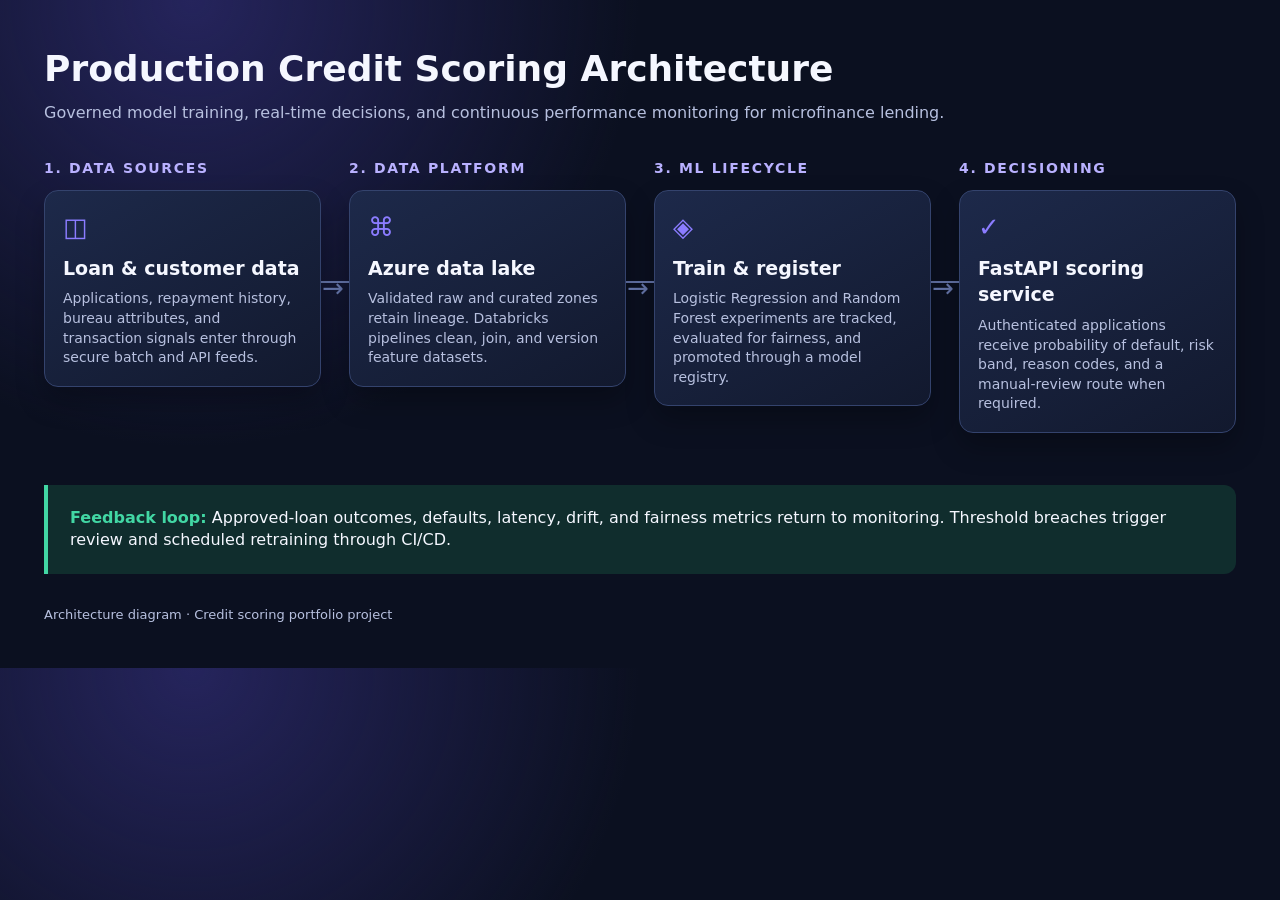
<file: assets/flowcharts/credit_scoring_architecture.html>
<!doctype html>
<html lang="en">
<head>
  <meta charset="utf-8">
  <meta name="viewport" content="width=device-width, initial-scale=1">
  <title>Credit Scoring Architecture</title>
  <style>
    :root { color-scheme: dark; --bg:#0b1020; --panel:#151d35; --line:#6474a8; --text:#f5f7ff; --muted:#b7c0df; --accent:#8b7cff; --good:#42d7a4; }
    * { box-sizing:border-box; } body { margin:0; min-width:980px; background:radial-gradient(circle at 15% 0,#25245c,transparent 35%),var(--bg); color:var(--text); font:16px/1.4 system-ui,-apple-system,Segoe UI,sans-serif; }
    main { max-width:1320px; margin:auto; padding:44px; } h1 { margin:0; font-size:36px; } .subtitle { color:var(--muted); margin:8px 0 34px; }
    .diagram { display:grid; grid-template-columns:repeat(4,1fr); gap:44px 28px; position:relative; } .diagram::before { content:""; position:absolute; top:122px; left:12%; width:76%; border-top:2px solid var(--line); z-index:0; }
    .stage { position:relative; z-index:1; } .stage h2 { color:#b9b1ff; font-size:14px; letter-spacing:.12em; text-transform:uppercase; margin:0 0 12px; }
    .card { background:linear-gradient(150deg,#1d294a,#12192e); border:1px solid #34436d; border-radius:14px; padding:18px; min-height:144px; box-shadow:0 14px 28px #0004; }
    .card strong { display:block; font-size:19px; margin-bottom:8px; } .card p { color:var(--muted); font-size:14px; margin:0; } .icon { color:var(--accent); font-size:26px; margin-bottom:9px; }
    .arrow { color:var(--line); position:absolute; top:111px; right:-23px; font-size:26px; } .stage:last-child .arrow { display:none; }
    .outcomes { margin-top:52px; padding:22px; border-left:4px solid var(--good); background:#102d2d; border-radius:0 12px 12px 0; } .outcomes b { color:var(--good); }
    footer { color:var(--muted); font-size:13px; margin-top:32px; }
  </style>
</head>
<body><main>
  <h1>Production Credit Scoring Architecture</h1>
  <p class="subtitle">Governed model training, real-time decisions, and continuous performance monitoring for microfinance lending.</p>
  <section class="diagram" aria-label="Credit scoring data flow">
    <article class="stage"><h2>1. Data sources</h2><div class="card"><div class="icon">◫</div><strong>Loan &amp; customer data</strong><p>Applications, repayment history, bureau attributes, and transaction signals enter through secure batch and API feeds.</p></div><span class="arrow">→</span></article>
    <article class="stage"><h2>2. Data platform</h2><div class="card"><div class="icon">⌘</div><strong>Azure data lake</strong><p>Validated raw and curated zones retain lineage. Databricks pipelines clean, join, and version feature datasets.</p></div><span class="arrow">→</span></article>
    <article class="stage"><h2>3. ML lifecycle</h2><div class="card"><div class="icon">◈</div><strong>Train &amp; register</strong><p>Logistic Regression and Random Forest experiments are tracked, evaluated for fairness, and promoted through a model registry.</p></div><span class="arrow">→</span></article>
    <article class="stage"><h2>4. Decisioning</h2><div class="card"><div class="icon">✓</div><strong>FastAPI scoring service</strong><p>Authenticated applications receive probability of default, risk band, reason codes, and a manual-review route when required.</p></div></article>
  </section>
  <section class="outcomes"><b>Feedback loop:</b> Approved-loan outcomes, defaults, latency, drift, and fairness metrics return to monitoring. Threshold breaches trigger review and scheduled retraining through CI/CD.</section>
  <footer>Architecture diagram · Credit scoring portfolio project</footer>
</main></body></html>
</file>
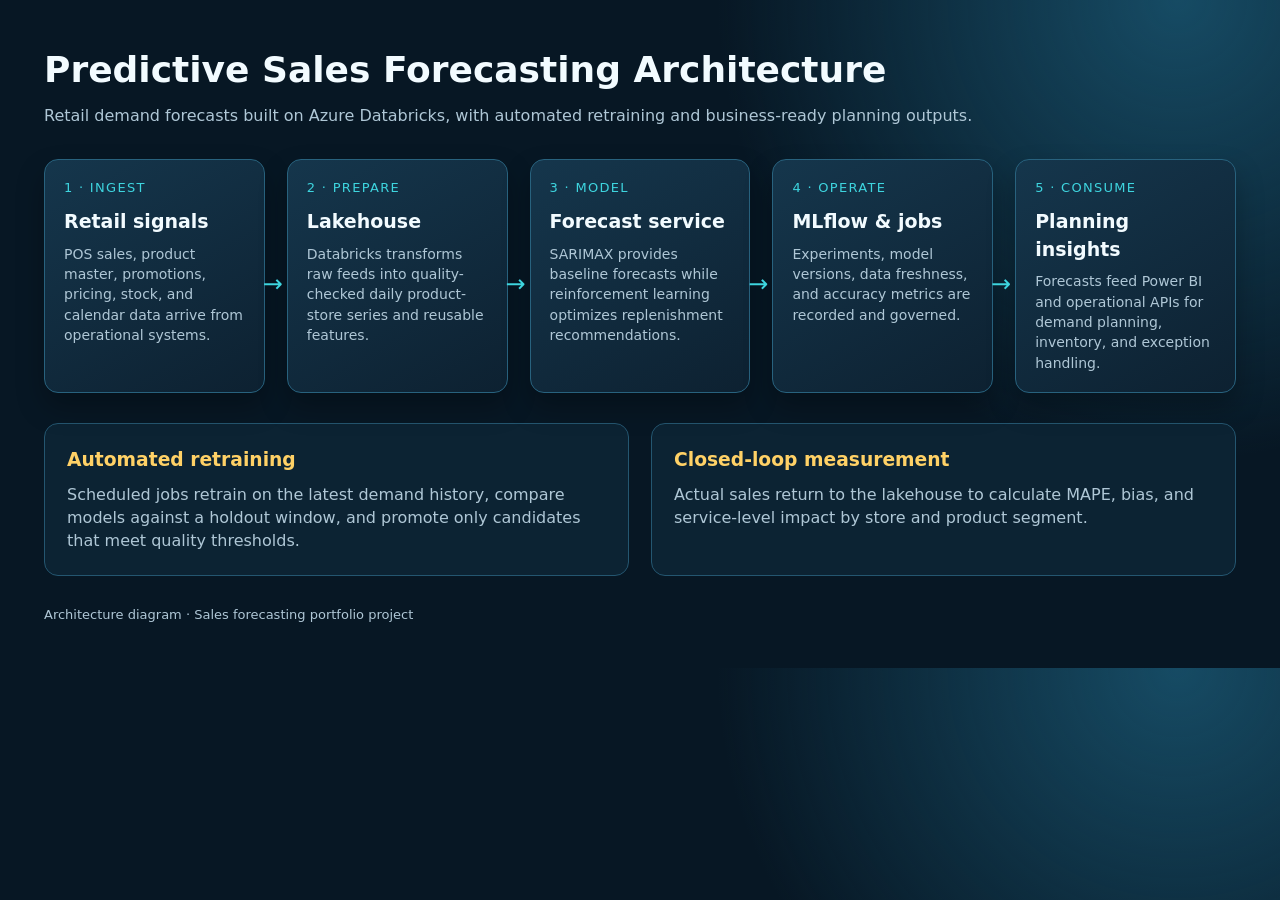
<file: assets/flowcharts/sales_forecasting_architecture.html>
<!doctype html>
<html lang="en">
<head><meta charset="utf-8"><meta name="viewport" content="width=device-width,initial-scale=1"><title>Sales Forecasting Architecture</title>
<style>
:root{color-scheme:dark;--bg:#071724;--panel:#102a3d;--line:#4e9fc5;--text:#f2fbff;--muted:#afc7d6;--accent:#3ed5df;--highlight:#ffd166}*{box-sizing:border-box}body{margin:0;min-width:980px;background:radial-gradient(circle at 92% 0,#164b64,transparent 34%),var(--bg);color:var(--text);font:16px/1.45 system-ui,-apple-system,Segoe UI,sans-serif}main{max-width:1320px;margin:auto;padding:44px}h1{margin:0;font-size:36px}.subtitle{color:var(--muted);margin:8px 0 32px}.flow{display:grid;grid-template-columns:repeat(5,1fr);gap:22px;align-items:stretch}.node{background:linear-gradient(150deg,#15364c,#0d2131);border:1px solid #28627e;border-radius:14px;padding:19px;position:relative;box-shadow:0 14px 28px #0004}.node:not(:last-child):after{content:'→';position:absolute;right:-19px;top:46%;color:var(--accent);font-size:24px;z-index:2}.step{color:var(--accent);font-size:13px;letter-spacing:.1em;text-transform:uppercase}.node h2{font-size:19px;margin:10px 0 8px}.node p{font-size:14px;color:var(--muted);margin:0}.detail{display:grid;grid-template-columns:1fr 1fr;gap:22px;margin-top:30px}.panel{background:#0c2333;border:1px solid #245670;border-radius:14px;padding:22px}.panel h3{margin:0 0 10px;color:var(--highlight)}.panel p{margin:0;color:var(--muted)}footer{margin-top:30px;color:var(--muted);font-size:13px}
</style></head>
<body><main><h1>Predictive Sales Forecasting Architecture</h1><p class="subtitle">Retail demand forecasts built on Azure Databricks, with automated retraining and business-ready planning outputs.</p>
<section class="flow" aria-label="Sales forecasting data flow">
<article class="node"><div class="step">1 · Ingest</div><h2>Retail signals</h2><p>POS sales, product master, promotions, pricing, stock, and calendar data arrive from operational systems.</p></article>
<article class="node"><div class="step">2 · Prepare</div><h2>Lakehouse</h2><p>Databricks transforms raw feeds into quality-checked daily product-store series and reusable features.</p></article>
<article class="node"><div class="step">3 · Model</div><h2>Forecast service</h2><p>SARIMAX provides baseline forecasts while reinforcement learning optimizes replenishment recommendations.</p></article>
<article class="node"><div class="step">4 · Operate</div><h2>MLflow &amp; jobs</h2><p>Experiments, model versions, data freshness, and accuracy metrics are recorded and governed.</p></article>
<article class="node"><div class="step">5 · Consume</div><h2>Planning insights</h2><p>Forecasts feed Power BI and operational APIs for demand planning, inventory, and exception handling.</p></article>
</section>
<section class="detail"><div class="panel"><h3>Automated retraining</h3><p>Scheduled jobs retrain on the latest demand history, compare models against a holdout window, and promote only candidates that meet quality thresholds.</p></div><div class="panel"><h3>Closed-loop measurement</h3><p>Actual sales return to the lakehouse to calculate MAPE, bias, and service-level impact by store and product segment.</p></div></section><footer>Architecture diagram · Sales forecasting portfolio project</footer></main></body></html>
</file>
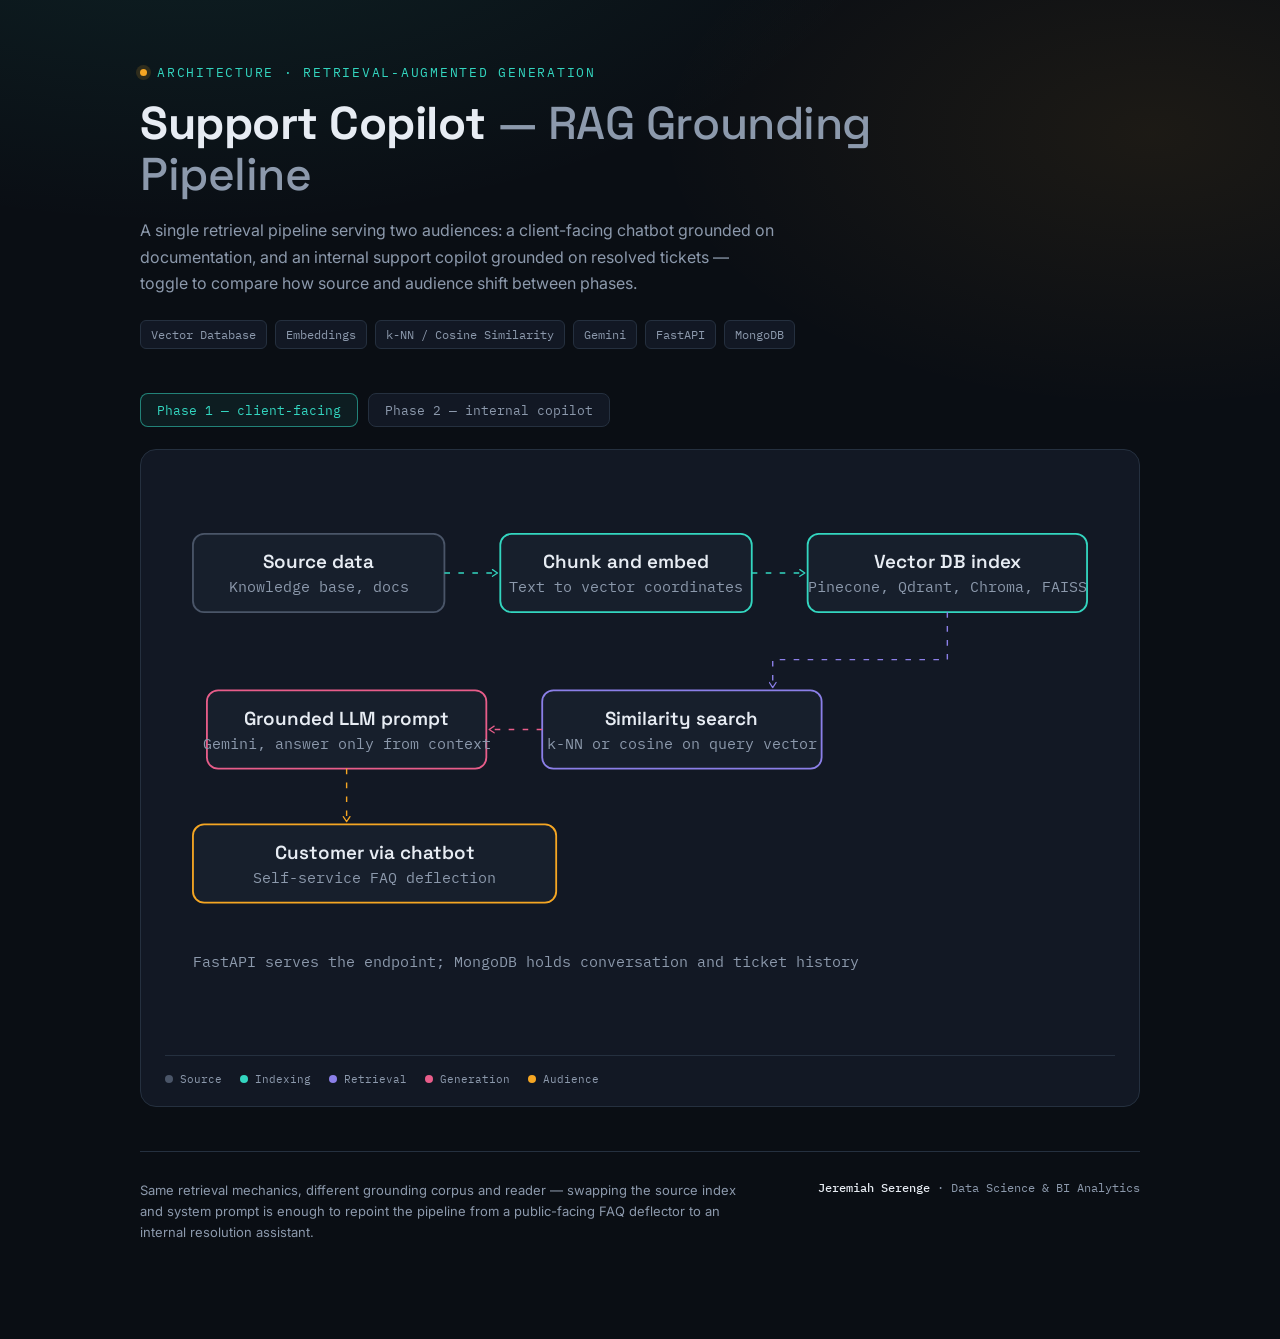
<file: assets/flowcharts/support-copilot-rag-pipeline.html>
<!DOCTYPE html>
<html lang="en">
<head>
<meta charset="UTF-8">
<meta name="viewport" content="width=device-width, initial-scale=1.0">
<title>Support Copilot — RAG Grounding Pipeline</title>
<link rel="preconnect" href="https://fonts.googleapis.com">
<link rel="preconnect" href="https://fonts.gstatic.com" crossorigin>
<link href="https://fonts.googleapis.com/css2?family=Space+Grotesk:wght@400;500;600;700&family=IBM+Plex+Mono:wght@400;500&family=Inter:wght@400;500;600&display=swap" rel="stylesheet">
<style>
  :root{
    --bg:#0A0E14;
    --surface:#121824;
    --surface-2:#171f2c;
    --border:#25303f;
    --text:#E7ECF3;
    --text-dim:#8C99AC;
    --amber:#F5A623;
    --teal:#33D6C0;
    --blue:#5B8DEF;
    --violet:#8B7FE8;
    --rose:#E85D8A;
    --gold:#e8bb55;
  }
  *{box-sizing:border-box; margin:0; padding:0;}
  html{background:var(--bg);}
  body{
    background:
      radial-gradient(1200px 600px at 15% -10%, rgba(51,214,192,0.10), transparent 60%),
      radial-gradient(900px 500px at 90% 10%, rgba(245,166,35,0.08), transparent 55%),
      var(--bg);
    color:var(--text);
    font-family:'Inter', sans-serif;
    -webkit-font-smoothing:antialiased;
    min-height:100vh;
    padding:64px 24px 96px;
  }
  .wrap{max-width:1000px; margin:0 auto;}

  /* ---------- Header (shared system) ---------- */
  header{margin-bottom:44px; max-width:760px;}
  .eyebrow{
    font-family:'IBM Plex Mono', monospace;
    font-size:12.5px;
    letter-spacing:0.14em;
    text-transform:uppercase;
    color:var(--teal);
    display:flex;
    align-items:center;
    gap:10px;
    margin-bottom:18px;
  }
  .eyebrow::before{
    content:"";
    width:7px; height:7px; border-radius:50%;
    background:var(--amber);
    box-shadow:0 0 0 4px rgba(245,166,35,0.15);
  }
  h1{
    font-family:'Space Grotesk', sans-serif;
    font-weight:700;
    font-size:clamp(30px, 4.2vw, 46px);
    line-height:1.1;
    letter-spacing:-0.01em;
    margin-bottom:18px;
  }
  h1 span{color:var(--text-dim); font-weight:500;}
  header p{
    color:var(--text-dim);
    font-size:16px;
    line-height:1.65;
    max-width:640px;
  }
  .stack-tags{
    display:flex; flex-wrap:wrap; gap:8px;
    margin-top:24px;
  }
  .stack-tags span{
    font-family:'IBM Plex Mono', monospace;
    font-size:12px;
    color:var(--text-dim);
    border:1px solid var(--border);
    background:var(--surface);
    padding:6px 10px;
    border-radius:6px;
  }

  /* ---------- Phase toggle ---------- */
  .phase-row{display:flex; gap:10px; margin-bottom:22px;}
  .phase-btn{
    font-family:'IBM Plex Mono', monospace;
    font-size:12.5px;
    color:var(--text-dim);
    background:var(--surface);
    border:1px solid var(--border);
    padding:8px 16px;
    border-radius:8px;
    cursor:pointer;
    transition:border-color .2s ease, color .2s ease, background .2s ease;
  }
  .phase-btn:hover{color:var(--text); border-color:#3a4759;}
  .phase-btn.active{
    border-color:rgba(51,214,192,0.55);
    color:var(--teal);
    background:rgba(51,214,192,0.08);
  }

  /* ---------- Diagram panel ---------- */
  .diagram-panel{
    background:var(--surface);
    border:1px solid var(--border);
    border-radius:16px;
    padding:28px 24px 20px;
  }
  svg{display:block; overflow:visible;}
  .node{cursor:pointer;}
  .node rect{
    fill:var(--surface-2);
    stroke-width:1.3;
    transition:filter .2s ease, transform .2s ease;
    transform-origin:center;
  }
  .node:hover rect{filter:brightness(1.35);}
  .node.c-gray rect{stroke:#4a5568;}
  .node.c-teal rect{stroke:var(--teal);}
  .node.c-purple rect{stroke:var(--violet);}
  .node.c-coral rect{stroke:var(--rose);}
  .node.c-amber rect{stroke:var(--amber);}
  .th{
    font-family:'Space Grotesk', sans-serif;
    font-weight:600;
    font-size:13.5px;
    fill:var(--text);
  }
  .ts{
    font-family:'IBM Plex Mono', monospace;
    font-size:10.5px;
    fill:var(--text-dim);
  }
  .flowline{stroke-dasharray:4 6; animation:flow 1.4s linear infinite;}
  @keyframes flow{ to { stroke-dashoffset:-24; } }
  @media (prefers-reduced-motion: reduce){ .flowline{animation:none;} }

  .legend{
    display:flex; flex-wrap:wrap; gap:18px;
    margin-top:18px;
    padding-top:16px;
    border-top:1px solid var(--border);
  }
  .legend .item{
    display:flex; align-items:center; gap:7px;
    font-family:'IBM Plex Mono', monospace;
    font-size:11px;
    color:var(--text-dim);
  }
  .legend .dot{width:8px; height:8px; border-radius:50%;}

  /* ---------- Footer note (shared system) ---------- */
  .note{
    margin-top:44px;
    padding-top:28px;
    border-top:1px solid var(--border);
    display:flex;
    justify-content:space-between;
    flex-wrap:wrap;
    gap:16px;
  }
  .note p{
    font-size:13px;
    color:var(--text-dim);
    max-width:620px;
    line-height:1.6;
  }
  .note .credit{
    font-family:'IBM Plex Mono', monospace;
    font-size:12px;
    color:var(--text-dim);
    white-space:nowrap;
  }
  .note .credit b{color:var(--text); font-weight:500;}

  @media (max-width:640px){
    .diagram-panel{padding:20px 14px 16px;}
  }
</style>
</head>
<body>
<div class="wrap">

  <header>
    <div class="eyebrow">Architecture · Retrieval-Augmented Generation</div>
    <h1>Support Copilot <span>— RAG Grounding Pipeline</span></h1>
    <p>A single retrieval pipeline serving two audiences: a client-facing chatbot grounded on documentation, and an internal support copilot grounded on resolved tickets — toggle to compare how source and audience shift between phases.</p>
    <div class="stack-tags">
      <span>Vector Database</span>
      <span>Embeddings</span>
      <span>k-NN / Cosine Similarity</span>
      <span>Gemini</span>
      <span>FastAPI</span>
      <span>MongoDB</span>
    </div>
  </header>

  <div class="phase-row">
    <button class="phase-btn active" id="btn-p1" onclick="setPhase(1)">Phase 1 — client-facing</button>
    <button class="phase-btn" id="btn-p2" onclick="setPhase(2)">Phase 2 — internal copilot</button>
  </div>

  <div class="diagram-panel">
    <svg width="100%" viewBox="0 0 680 400" role="img">
      <title>Vector DB RAG grounding pipeline</title>
      <desc>Source text is chunked and embedded, indexed in a vector database, matched against an incoming query using k nearest neighbors or cosine similarity search, injected as grounding context into the LLM system prompt, and delivered as a grounded response to the audience, which changes depending on whether this is the phase 1 client-facing chatbot or phase 2 internal support copilot.</desc>
      <defs>
        <marker id="arrow" viewBox="0 0 10 10" refX="8" refY="5" markerWidth="6" markerHeight="6" orient="auto-start-reverse"><path d="M2 1L8 5L2 9" fill="none" stroke="context-stroke" stroke-width="1.5" stroke-linecap="round" stroke-linejoin="round"/></marker>
      </defs>

      <g class="node c-gray">
        <rect x="20" y="40" width="180" height="56" rx="8"/>
        <text class="th" x="110" y="60" text-anchor="middle" dominant-baseline="central">Source data</text>
        <text class="ts" id="lbl-source" x="110" y="78" text-anchor="middle" dominant-baseline="central">Knowledge base, docs</text>
      </g>

      <line class="arr flowline" x1="200" y1="68" x2="238" y2="68" stroke="#33D6C0" marker-end="url(#arrow)"/>

      <g class="node c-teal">
        <rect x="240" y="40" width="180" height="56" rx="8"/>
        <text class="th" x="330" y="60" text-anchor="middle" dominant-baseline="central">Chunk and embed</text>
        <text class="ts" x="330" y="78" text-anchor="middle" dominant-baseline="central">Text to vector coordinates</text>
      </g>

      <line class="arr flowline" x1="420" y1="68" x2="458" y2="68" stroke="#33D6C0" marker-end="url(#arrow)"/>

      <g class="node c-teal">
        <rect x="460" y="40" width="200" height="56" rx="8"/>
        <text class="th" x="560" y="60" text-anchor="middle" dominant-baseline="central">Vector DB index</text>
        <text class="ts" x="560" y="78" text-anchor="middle" dominant-baseline="central">Pinecone, Qdrant, Chroma, FAISS</text>
      </g>

      <path class="arr flowline" d="M560 96V130H435V150" fill="none" stroke="#8B7FE8" marker-end="url(#arrow)"/>

      <g class="node c-purple">
        <rect x="270" y="152" width="200" height="56" rx="8"/>
        <text class="th" x="370" y="172" text-anchor="middle" dominant-baseline="central">Similarity search</text>
        <text class="ts" x="370" y="190" text-anchor="middle" dominant-baseline="central">k-NN or cosine on query vector</text>
      </g>

      <line class="arr flowline" x1="270" y1="180" x2="232" y2="180" stroke="#E85D8A" marker-end="url(#arrow)"/>

      <g class="node c-coral">
        <rect x="30" y="152" width="200" height="56" rx="8"/>
        <text class="th" x="130" y="172" text-anchor="middle" dominant-baseline="central">Grounded LLM prompt</text>
        <text class="ts" x="130" y="190" text-anchor="middle" dominant-baseline="central">Gemini, answer only from context</text>
      </g>

      <line class="arr flowline" x1="130" y1="208" x2="130" y2="246" stroke="#F5A623" marker-end="url(#arrow)"/>

      <g class="node c-amber">
        <rect x="20" y="248" width="260" height="56" rx="8"/>
        <text class="th" id="lbl-audience" x="150" y="268" text-anchor="middle" dominant-baseline="central">Customer via chatbot</text>
        <text class="ts" id="lbl-goal" x="150" y="286" text-anchor="middle" dominant-baseline="central">Self-service FAQ deflection</text>
      </g>

      <text class="ts" x="20" y="350">FastAPI serves the endpoint; MongoDB holds conversation and ticket history</text>
    </svg>

    <div class="legend">
      <div class="item"><span class="dot" style="background:#4a5568;"></span>Source</div>
      <div class="item"><span class="dot" style="background:var(--teal);"></span>Indexing</div>
      <div class="item"><span class="dot" style="background:var(--violet);"></span>Retrieval</div>
      <div class="item"><span class="dot" style="background:var(--rose);"></span>Generation</div>
      <div class="item"><span class="dot" style="background:var(--amber);"></span>Audience</div>
    </div>
  </div>

  <div class="note">
    <p>Same retrieval mechanics, different grounding corpus and reader — swapping the source index and system prompt is enough to repoint the pipeline from a public-facing FAQ deflector to an internal resolution assistant.</p>
    <div class="credit"><b>Jeremiah Serenge</b> · Data Science &amp; BI Analytics</div>
  </div>

</div>

<script>
function setPhase(n) {
  document.getElementById('btn-p1').classList.toggle('active', n === 1);
  document.getElementById('btn-p2').classList.toggle('active', n === 2);
  document.getElementById('lbl-source').textContent = n === 1 ? 'Knowledge base, docs' : 'Resolved support tickets';
  document.getElementById('lbl-audience').textContent = n === 1 ? 'Customer via chatbot' : 'Support engineer via copilot';
  document.getElementById('lbl-goal').textContent = n === 1 ? 'Self-service FAQ deflection' : 'Faster ticket resolution';
}
</script>
</body>
</html>
</file>
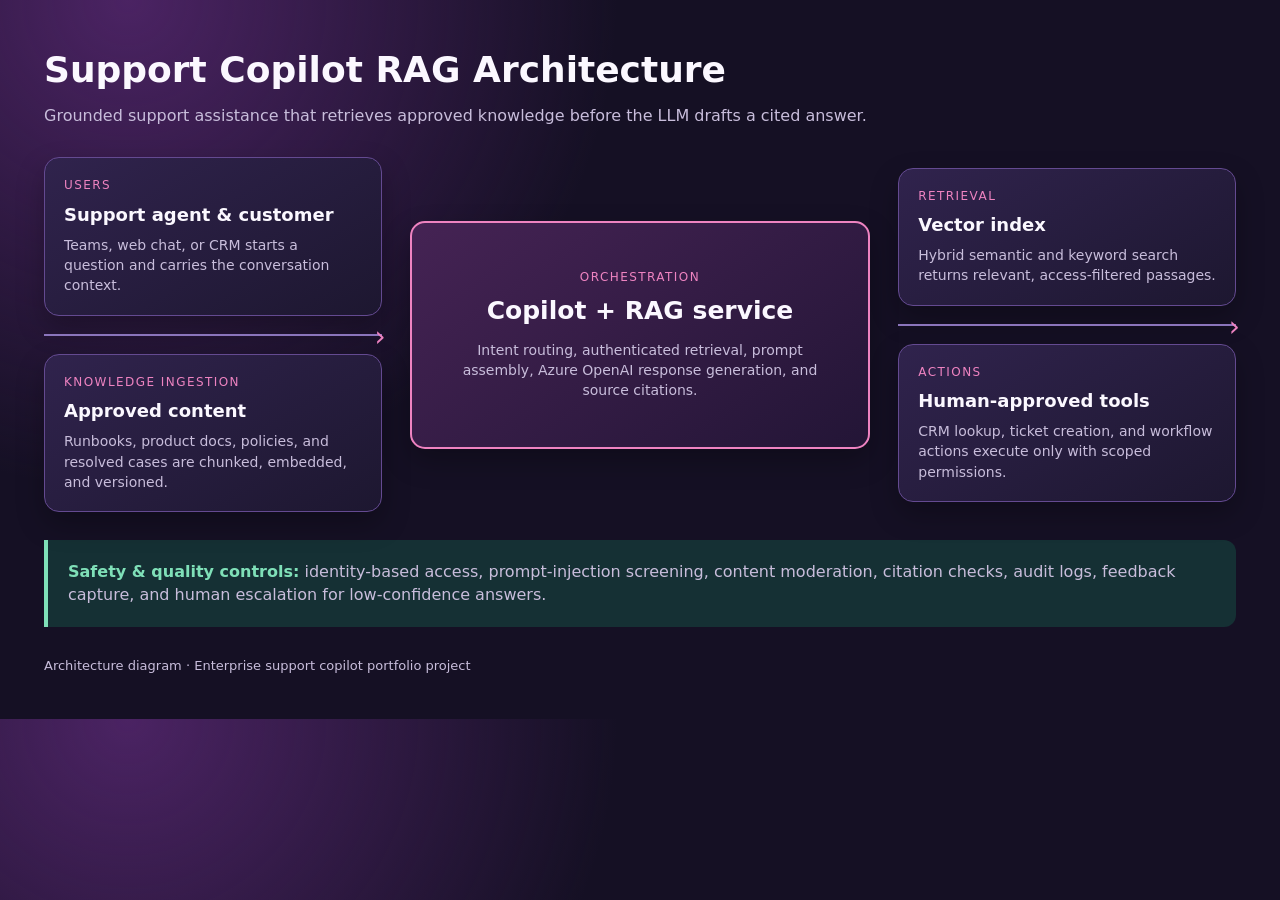
<file: assets/flowcharts/support_copilot_rag.html>
<!doctype html>
<html lang="en"><head><meta charset="utf-8"><meta name="viewport" content="width=device-width,initial-scale=1"><title>Support Copilot RAG Architecture</title><style>
:root{color-scheme:dark;--bg:#151024;--card:#241a3c;--line:#8b75bc;--txt:#fbf8ff;--muted:#c8bddb;--accent:#ee83c1;--safe:#7fe0b8}*{box-sizing:border-box}body{margin:0;min-width:980px;background:radial-gradient(circle at 10% 0,#4b2363,transparent 36%),var(--bg);color:var(--txt);font:16px/1.45 system-ui,-apple-system,Segoe UI,sans-serif}main{max-width:1280px;margin:auto;padding:44px}h1{margin:0;font-size:36px}.sub{color:var(--muted);margin:8px 0 30px}.grid{display:grid;grid-template-columns:1.1fr 1.5fr 1.1fr;gap:28px;align-items:center}.col{display:grid;gap:18px}.box{background:linear-gradient(150deg,#30234d,#1d1730);border:1px solid #644a91;border-radius:15px;padding:19px;box-shadow:0 12px 28px #0004}.box h2{font-size:18px;margin:0 0 7px}.box p{font-size:14px;color:var(--muted);margin:0}.label{font-size:12px;color:var(--accent);letter-spacing:.12em;text-transform:uppercase;margin-bottom:7px}.center{border:2px solid var(--accent);background:linear-gradient(145deg,#452354,#231536);min-height:228px;display:grid;place-content:center;text-align:center;padding:28px}.center h2{font-size:25px;margin:0 0 10px}.connector{height:2px;background:var(--line);position:relative}.connector:after{content:'›';position:absolute;right:-4px;top:-17px;color:var(--accent);font-size:28px}.bottom{margin-top:28px;background:#153034;border-left:4px solid var(--safe);border-radius:0 12px 12px 0;padding:20px;color:var(--muted)}.bottom b{color:var(--safe)}footer{color:var(--muted);font-size:13px;margin-top:30px}
</style></head><body><main><h1>Support Copilot RAG Architecture</h1><p class="sub">Grounded support assistance that retrieves approved knowledge before the LLM drafts a cited answer.</p><section class="grid" aria-label="RAG workflow"><div class="col"><article class="box"><div class="label">Users</div><h2>Support agent &amp; customer</h2><p>Teams, web chat, or CRM starts a question and carries the conversation context.</p></article><div class="connector"></div><article class="box"><div class="label">Knowledge ingestion</div><h2>Approved content</h2><p>Runbooks, product docs, policies, and resolved cases are chunked, embedded, and versioned.</p></article></div><article class="box center"><div class="label">Orchestration</div><h2>Copilot + RAG service</h2><p>Intent routing, authenticated retrieval, prompt assembly, Azure OpenAI response generation, and source citations.</p></article><div class="col"><article class="box"><div class="label">Retrieval</div><h2>Vector index</h2><p>Hybrid semantic and keyword search returns relevant, access-filtered passages.</p></article><div class="connector"></div><article class="box"><div class="label">Actions</div><h2>Human-approved tools</h2><p>CRM lookup, ticket creation, and workflow actions execute only with scoped permissions.</p></article></div></section><section class="bottom"><b>Safety &amp; quality controls:</b> identity-based access, prompt-injection screening, content moderation, citation checks, audit logs, feedback capture, and human escalation for low-confidence answers.</section><footer>Architecture diagram · Enterprise support copilot portfolio project</footer></main></body></html>
</file>
<file: css/style.css>
/* ============================================
   Jeremiah Daniel Serenge - Portfolio CSS
   Modern, dark-themed data engineering portfolio
   Refactored for unified structure and optimal UX
   ============================================ */

:root {
    --primary: #6366f1;
    --primary-light: #818cf8;
    --primary-dark: #4f46e5;
    --accent: #06b6d4;
    --accent-glow: rgba(6, 182, 212, 0.3);
    --bg-primary: #0f172a;
    --bg-secondary: #1e293b;
    --bg-card: #1e293b;
    --bg-elevated: #334155;
    --text-primary: #f1f5f9;
    --text-secondary: #94a3b8;
    --text-muted: #64748b;
    --border: #334155;
    --border-light: #475569;
    --success: #10b981;
    --warning: #f59e0b;
    --danger: #ef4444;
    --gradient-1: linear-gradient(135deg, #6366f1 0%, #06b6d4 100%);
    --gradient-2: linear-gradient(135deg, #f093fb 0%, #f5576c 100%);
    --shadow-sm: 0 1px 2px 0 rgba(0, 0, 0, 0.3);
    --shadow-md: 0 4px 6px -1px rgba(0, 0, 0, 0.4), 0 2px 4px -1px rgba(0, 0, 0, 0.2);
    --shadow-lg: 0 10px 15px -3px rgba(0, 0, 0, 0.5), 0 4px 6px -2px rgba(0, 0, 0, 0.3);
    --shadow-glow: 0 0 20px rgba(99, 102, 241, 0.3);
    --radius: 12px;
    --radius-sm: 8px;
    --transition: all 0.3s cubic-bezier(0.4, 0, 0.2, 1);
}

* {
    margin: 0;
    padding: 0;
    box-sizing: border-box;
}

html {
    scroll-behavior: smooth;
    scroll-padding-top: 80px;
}

body {
    font-family: 'Inter', -apple-system, BlinkMacSystemFont, sans-serif;
    background: var(--bg-primary);
    color: var(--text-primary);
    line-height: 1.6;
    overflow-x: hidden;
}

.container {
    max-width: 1200px;
    margin: 0 auto;
    padding: 0 24px;
}

/* ============================================
   NAVIGATION
   ============================================ */
.navbar {
    position: fixed;
    top: 0;
    left: 0;
    right: 0;
    z-index: 1000;
    background: rgba(15, 23, 42, 0.8);
    backdrop-filter: blur(20px);
    border-bottom: 1px solid rgba(51, 65, 85, 0.5);
    transition: var(--transition);
}

.navbar.scrolled {
    background: rgba(15, 23, 42, 0.95);
    box-shadow: var(--shadow-md);
}

.nav-container {
    max-width: 1200px;
    margin: 0 auto;
    padding: 0 24px;
    display: flex;
    justify-content: space-between;
    align-items: center;
    height: 72px;
}

.nav-logo {
    font-family: 'JetBrains Mono', monospace;
    font-size: 1.5rem;
    font-weight: 700;
    color: var(--text-primary);
    text-decoration: none;
    letter-spacing: -1px;
}

.logo-bracket {
    color: var(--accent);
}

.nav-menu {
    display: flex;
    list-style: none;
    gap: 8px;
}

.nav-link {
    color: var(--text-secondary);
    text-decoration: none;
    font-size: 0.9rem;
    font-weight: 500;
    padding: 8px 16px;
    border-radius: var(--radius-sm);
    transition: var(--transition);
    position: relative;
}

.nav-link:hover,
.nav-link.active {
    color: var(--text-primary);
    background: rgba(99, 102, 241, 0.1);
}

.nav-link.active::after {
    content: '';
    position: absolute;
    bottom: -4px;
    left: 50%;
    transform: translateX(-50%);
    width: 20px;
    height: 2px;
    background: var(--gradient-1);
    border-radius: 2px;
}

.nav-toggle {
    display: none;
    flex-direction: column;
    gap: 5px;
    background: none;
    border: none;
    cursor: pointer;
    padding: 8px;
}

.nav-toggle span {
    display: block;
    width: 24px;
    height: 2px;
    background: var(--text-primary);
    border-radius: 2px;
    transition: var(--transition);
}

/* ============================================
   HERO SECTION
   ============================================ */
.hero {
    position: relative;
    min-height: 100vh;
    display: flex;
    align-items: center;
    justify-content: center;
    overflow: hidden;
    padding-top: 72px;
}

.hero-bg {
    position: absolute;
    inset: 0;
    background: 
        radial-gradient(ellipse at 20% 50%, rgba(99, 102, 241, 0.15) 0%, transparent 50%),
        radial-gradient(ellipse at 80% 20%, rgba(6, 182, 212, 0.1) 0%, transparent 50%),
        radial-gradient(ellipse at 50% 80%, rgba(99, 102, 241, 0.05) 0%, transparent 50%);
}

.hero-particles {
    position: absolute;
    inset: 0;
    overflow: hidden;
}

.particle {
    position: absolute;
    width: 4px;
    height: 4px;
    background: var(--accent);
    border-radius: 50%;
    opacity: 0.3;
    animation: float 15s infinite ease-in-out;
}

@keyframes float {
    0%, 100% { transform: translateY(0) translateX(0); opacity: 0.3; }
    25% { transform: translateY(-30px) translateX(20px); opacity: 0.6; }
    50% { transform: translateY(-60px) translateX(-20px); opacity: 0.3; }
    75% { transform: translateY(-30px) translateX(40px); opacity: 0.5; }
}

.hero-content {
    position: relative;
    z-index: 2;
    text-align: center;
    max-width: 800px;
    animation: fadeInUp 1s ease-out;
}

@keyframes fadeInUp {
    from { opacity: 0; transform: translateY(30px); }
    to { opacity: 1; transform: translateY(0); }
}

.hero-intro { 
    color: var(--accent); 
    font: 500 0.95rem 'JetBrains Mono', monospace; 
    margin-bottom: 16px; 
}

.hero-badge {
    display: inline-flex;
    align-items: center;
    gap: 8px;
    background: rgba(16, 185, 129, 0.1);
    border: 1px solid rgba(16, 185, 129, 0.3);
    color: var(--success);
    padding: 8px 20px;
    border-radius: 50px;
    font-size: 0.85rem;
    font-weight: 500;
    margin-bottom: 32px;
}

.badge-dot {
    width: 8px;
    height: 8px;
    background: var(--success);
    border-radius: 50%;
    animation: pulse 2s infinite;
}

@keyframes pulse {
    0%, 100% { opacity: 1; transform: scale(1); }
    50% { opacity: 0.5; transform: scale(1.2); }
}

.hero-title {
    font-size: clamp(2.5rem, 6vw, 4.5rem);
    font-weight: 800;
    line-height: 1.1;
    margin-bottom: 24px;
    letter-spacing: -2px;
}

.title-line {
    display: block;
}

.title-line.accent {
    background: var(--gradient-1);
    -webkit-background-clip: text;
    -webkit-text-fill-color: transparent;
    background-clip: text;
}

.hero-subtitle {
    font-size: 1.2rem;
    color: var(--text-secondary);
    max-width: 600px;
    margin: 0 auto 40px;
    line-height: 1.7;
}

.hero-stats {
    display: flex;
    justify-content: center;
    gap: 48px;
    margin-bottom: 48px;
    flex-wrap: wrap;
}

.stat-item {
    text-align: center;
}

.stat-number {
    display: block;
    font-size: 2.5rem;
    font-weight: 800;
    background: var(--gradient-1);
    -webkit-background-clip: text;
    -webkit-text-fill-color: transparent;
    background-clip: text;
    line-height: 1;
}

.stat-label {
    font-size: 0.85rem;
    color: var(--text-muted);
    margin-top: 4px;
}

.hero-cta {
    display: flex;
    gap: 16px;
    justify-content: center;
    flex-wrap: wrap;
}

.btn {
    display: inline-flex;
    align-items: center;
    gap: 8px;
    padding: 14px 32px;
    border-radius: var(--radius-sm);
    font-size: 0.95rem;
    font-weight: 600;
    text-decoration: none;
    border: none;
    cursor: pointer;
    transition: var(--transition);
    font-family: inherit;
}

.btn-primary {
    background: var(--gradient-1);
    color: white;
    box-shadow: var(--shadow-glow);
}

.btn-primary:hover {
    transform: translateY(-2px);
    box-shadow: 0 0 30px rgba(99, 102, 241, 0.5);
}

.btn-outline {
    background: transparent;
    color: var(--text-primary);
    border: 1px solid var(--border-light);
}

.btn-outline:hover {
    background: rgba(99, 102, 241, 0.1);
    border-color: var(--primary);
}

.btn-full {
    width: 100%;
    justify-content: center;
}

.scroll-indicator {
    position: absolute;
    bottom: 40px;
    left: 50%;
    transform: translateX(-50%);
    animation: bounce 2s infinite;
}

.mouse {
    width: 24px;
    height: 40px;
    border: 2px solid var(--text-muted);
    border-radius: 12px;
    position: relative;
}

.wheel {
    width: 4px;
    height: 8px;
    background: var(--text-muted);
    border-radius: 2px;
    position: absolute;
    top: 8px;
    left: 50%;
    transform: translateX(-50%);
    animation: scrollWheel 2s infinite;
}

@keyframes scrollWheel {
    0% { opacity: 1; transform: translateX(-50%) translateY(0); }
    100% { opacity: 0; transform: translateX(-50%) translateY(12px); }
}

@keyframes bounce {
    0%, 100% { transform: translateX(-50%) translateY(0); }
    50% { transform: translateX(-50%) translateY(-10px); }
}

/* ============================================
   SECTION STYLES
   ============================================ */
section {
    padding: 100px 0;
    position: relative;
}

.section-header {
    text-align: center;
    max-width: 600px;
    margin: 0 auto 64px;
}

.section-tag {
    display: inline-block;
    font-family: 'JetBrains Mono', monospace;
    font-size: 0.8rem;
    color: var(--accent);
    text-transform: uppercase;
    letter-spacing: 2px;
    margin-bottom: 16px;
    padding: 4px 12px;
    background: rgba(6, 182, 212, 0.1);
    border-radius: 4px;
}

.section-title {
    font-size: clamp(2rem, 4vw, 2.8rem);
    font-weight: 800;
    margin-bottom: 16px;
    letter-spacing: -1px;
}

.section-desc {
    color: var(--text-secondary);
    font-size: 1.1rem;
}

/* ============================================
   EXPERTISE SECTION
   ============================================ */
.expertise {
    background: var(--bg-secondary);
}

.expertise-grid {
    display: grid;
    grid-template-columns: repeat(auto-fit, minmax(280px, 1fr));
    gap: 24px;
}

.expertise-card {
    background: var(--bg-card);
    border: 1px solid var(--border);
    border-radius: var(--radius);
    padding: 32px;
    transition: var(--transition);
    position: relative;
    overflow: hidden;
}

.expertise-card::before {
    content: '';
    position: absolute;
    top: 0;
    left: 0;
    right: 0;
    height: 3px;
    background: var(--gradient-1);
    transform: scaleX(0);
    transform-origin: left;
    transition: var(--transition);
}

.expertise-card:hover {
    transform: translateY(-4px);
    border-color: var(--primary-light);
    box-shadow: var(--shadow-lg);
}

.expertise-card:hover::before {
    transform: scaleX(1);
}

.card-icon {
    width: 56px;
    height: 56px;
    background: var(--gradient-1);
    border-radius: var(--radius-sm);
    display: flex;
    align-items: center;
    justify-content: center;
    font-size: 1.5rem;
    color: white;
    margin-bottom: 24px;
}

.expertise-card h3 {
    font-size: 1.2rem;
    margin-bottom: 12px;
    font-weight: 700;
}

.expertise-card p {
    color: var(--text-secondary);
    font-size: 0.95rem;
    margin-bottom: 20px;
    line-height: 1.6;
}

.tech-tags {
    display: flex;
    flex-wrap: wrap;
    gap: 8px;
}

.tech-tags span {
    font-size: 0.75rem;
    padding: 4px 10px;
    background: rgba(99, 102, 241, 0.1);
    color: var(--primary-light);
    border-radius: 4px;
    font-weight: 500;
}

/* ============================================
   FABRIC SECTION
   ============================================ */
.fabric {
    background: linear-gradient(180deg, rgba(15,23,42,0.95), rgba(15,23,42,0.95));
    padding-top: 60px;
    padding-bottom: 60px;
}
.fabric-header { text-align: center; margin-bottom: 28px; }
.fabric-desc { color: var(--text-secondary); max-width:800px; margin: 0 auto 28px; }
.fabric-diagram {
    display:flex; flex-wrap:wrap; gap:20px; align-items:center; justify-content:center;
    --node-size: 160px;
}
.fabric-node {
    width: var(--node-size); min-width: 140px;
    background: linear-gradient(180deg, rgba(255,255,255,0.03), rgba(255,255,255,0.01));
    border: 1px solid rgba(71,85,105,0.25);
    padding: 16px; border-radius: 12px; text-align:center; color: var(--text-primary);
    position: relative; transition: transform 220ms ease, box-shadow 220ms ease; cursor: pointer;
}
.fabric-node:focus { outline: 2px solid rgba(99,102,241,0.25); outline-offset: 4px; }
.fabric-node .node-icon {
    width:56px; height:56px; margin: 0 auto 8px; border-radius:10px; display:flex; align-items:center; justify-content:center; font-size:1.4rem; color:white;
    background: linear-gradient(135deg, #6366f1 0%, #06b6d4 100%); box-shadow: 0 6px 18px rgba(6,182,212,0.08);
}
.fabric-node h4 { font-size: 0.98rem; margin: 8px 0 6px; }
.fabric-node p { color: var(--text-muted); font-size: 0.85rem; margin:0; }
.fabric-diagram .connector {
    width: 40px; height: 2px; background: linear-gradient(90deg, rgba(99,102,241,0.6), rgba(6,182,212,0.6)); align-self:center; border-radius:4px;
}
.fabric-node .tooltip {
    display:none; position:absolute; left:50%; transform:translateX(-50%); bottom:calc(100% + 12px); width:260px; background:var(--bg-card); border:1px solid var(--border); padding:12px; border-radius:8px; color:var(--text-secondary); font-size:0.85rem; box-shadow:var(--shadow-lg); z-index:50;
}
.fabric-node .tooltip::after { content:''; position:absolute; left:50%; transform:translateX(-50%); top:100%; width:0; height:0; border-left:8px solid transparent; border-right:8px solid transparent; border-top:8px solid var(--bg-card); }
.fabric-node:hover .tooltip, .fabric-node:focus .tooltip { display:block; }

/* ============================================
   UNIFIED PORTFOLIO SECTION
   ============================================ */
#portfolio {
    background: var(--bg-primary);
}

.subsection-title {
    text-align: center; 
    font-size: 1.4rem; 
    margin: 60px 0 32px; 
    color: var(--text-primary); 
    font-weight: 700;
    position: relative; 
    display: inline-block; 
    width: 100%;
}
.subsection-title::after {
    content: ''; 
    display: block; 
    width: 60px; 
    height: 3px; 
    background: var(--gradient-1); 
    margin: 12px auto 0; 
    border-radius: 2px;
}

.filter-bar {
    display: flex;
    justify-content: center;
    gap: 12px;
    margin-bottom: 48px;
    flex-wrap: wrap;
}

.filter-btn {
    padding: 10px 24px;
    border: 1px solid var(--border);
    background: transparent;
    color: var(--text-secondary);
    border-radius: 50px;
    cursor: pointer;
    font-family: inherit;
    font-size: 0.9rem;
    font-weight: 500;
    transition: var(--transition);
}

.filter-btn:hover,
.filter-btn.active {
    background: var(--gradient-1);
    border-color: transparent;
    color: white;
    box-shadow: var(--shadow-glow);
}

/* Project Cards */
.projects-grid {
    display: grid;
    grid-template-columns: repeat(auto-fill, minmax(350px, 1fr));
    gap: 32px;
    perspective: 1200px;
}

.project-card {
    background: var(--bg-card);
    border: 1px solid var(--border);
    border-radius: var(--radius);
    overflow: hidden;
    position: relative;
    transform: translate3d(0, 0, 0) rotateX(0) rotateY(0);
    transform-style: preserve-3d;
    transition: transform 220ms ease-out, border-color 220ms ease, box-shadow 220ms ease;
    will-change: transform;
}

.project-card:hover {
    border-color: var(--primary-light);
    box-shadow: 0 24px 48px rgba(0, 0, 0, 0.32), 0 0 28px rgba(99, 102, 241, 0.2);
}

.project-card::after {
    content: '';
    position: absolute;
    inset: 0;
    pointer-events: none;
    background: radial-gradient(circle at var(--glare-x, 50%) var(--glare-y, 50%), rgba(255, 255, 255, 0.08), transparent 35%);
    opacity: 0;
    transition: opacity 180ms ease;
    z-index: 2;
}

.project-card.is-tilting::after {
    opacity: 1;
}

.project-image {
    position: relative;
    height: 200px;
    overflow: hidden;
    transform: translateZ(22px);
}

.project-placeholder {
    width: 100%;
    height: 100%;
    display: flex;
    align-items: center;
    justify-content: center;
    font-size: 3rem;
    color: white;
    opacity: 0.9;
}

.project-overlay {
    position: absolute;
    inset: 0;
    background: rgba(15, 23, 42, 0.8);
    display: flex;
    align-items: center;
    justify-content: center;
    opacity: 0;
    transition: var(--transition);
}

.project-card:hover .project-overlay {
    opacity: 1;
}

.btn-view {
    padding: 12px 24px;
    background: white;
    color: var(--bg-primary);
    border: none;
    border-radius: var(--radius-sm);
    font-weight: 600;
    cursor: pointer;
    font-family: inherit;
    transition: var(--transition);
}

.btn-view:hover {
    transform: scale(1.05);
    box-shadow: var(--shadow-lg);
}

.project-info {
    padding: 24px;
    position: relative;
    z-index: 3;
    transform: translateZ(14px);
}

.project-tags {
    display: flex;
    gap: 8px;
    margin-bottom: 12px;
}

.tag {
    font-size: 0.75rem;
    padding: 4px 10px;
    background: rgba(99, 102, 241, 0.1);
    color: var(--primary-light);
    border-radius: 4px;
    font-weight: 600;
    text-transform: uppercase;
    letter-spacing: 0.5px;
}

.project-info h3 {
    font-size: 1.2rem;
    margin-bottom: 8px;
    font-weight: 700;
}

.project-info p {
    color: var(--text-secondary);
    font-size: 0.9rem;
    line-height: 1.6;
    margin-bottom: 16px;
}

.project-metric { 
    display: flex; 
    align-items: baseline; 
    gap: 8px; 
    margin: 18px 0; 
    color: var(--text-secondary); 
    font-size: .8rem; 
}
.project-metric strong { 
    color: var(--accent); 
    font-size: 1.35rem; 
    font-weight: 800; 
}

/* Dashboard Cards */
.dashboard-grid {
    display: grid;
    grid-template-columns: repeat(auto-fill, minmax(280px, 1fr));
    gap: 24px;
}

.dashboard-card {
    background: var(--bg-card);
    border: 1px solid var(--border);
    border-radius: var(--radius);
    padding: 24px;
    cursor: pointer;
    transition: var(--transition);
    position: relative;
    overflow: hidden;
}

.dashboard-card:hover {
    transform: translateY(-4px);
    border-color: var(--primary-light);
    box-shadow: var(--shadow-lg);
}

.dashboard-icon {
    width: 48px;
    height: 48px;
    background: var(--gradient-1);
    border-radius: var(--radius-sm);
    display: flex;
    align-items: center;
    justify-content: center;
    font-size: 1.3rem;
    color: white;
    margin-bottom: 16px;
}

.dashboard-card h4 {
    font-size: 1rem;
    font-weight: 700;
    margin-bottom: 4px;
}

.dashboard-company {
    font-size: 0.85rem;
    color: var(--accent);
    margin-bottom: 8px;
}

.dashboard-card p {
    font-size: 0.85rem;
    color: var(--text-secondary);
    margin-bottom: 16px;
    line-height: 1.5;
}

.dashboard-tags {
    display: flex;
    flex-wrap: wrap;
    gap: 8px;
    margin-bottom: 16px;
}

.dashboard-tags span {
    font-size: 0.7rem;
    padding: 4px 8px;
    background: rgba(99, 102, 241, 0.1);
    color: var(--primary-light);
    border-radius: 4px;
    font-weight: 500;
}

.dashboard-link {
    display: inline-flex;
    align-items: center;
    gap: 6px;
    font-size: 0.85rem;
    color: var(--primary-light);
    text-decoration: none;
    font-weight: 500;
    background: none;
    border: none;
    cursor: pointer;
    font-family: inherit;
    padding: 0;
}

.dashboard-link:hover {
    color: var(--accent);
}

/* Power Apps Cards */
.pp-grid {
    display: grid;
    grid-template-columns: repeat(auto-fill, minmax(300px, 1fr));
    gap: 24px;
}

.pp-card {
    background: var(--bg-card);
    border: 1px solid var(--border);
    border-radius: var(--radius);
    overflow: hidden;
    cursor: pointer;
    transition: var(--transition);
    position: relative;
}

.pp-card:hover {
    transform: translateY(-4px);
    border-color: var(--accent);
    box-shadow: 0 0 30px rgba(6, 182, 212, 0.2);
}

.pp-preview {
    height: 160px;
    background: var(--bg-elevated);
    display: flex;
    align-items: center;
    justify-content: center;
    position: relative;
    overflow: hidden;
}

.pp-preview i {
    font-size: 3rem;
    color: var(--accent);
    opacity: 0.6;
}

.pp-preview .pp-badge {
    position: absolute;
    top: 12px;
    right: 12px;
    background: var(--accent);
    color: white;
    padding: 4px 12px;
    border-radius: 50px;
    font-size: 0.7rem;
    font-weight: 600;
}

.pp-info {
    padding: 24px;
}

.pp-info h4 {
    font-size: 1.05rem;
    font-weight: 700;
    margin-bottom: 4px;
}

.pp-company {
    font-size: 0.85rem;
    color: var(--accent);
    margin-bottom: 12px;
}

.pp-info p {
    font-size: 0.9rem;
    color: var(--text-secondary);
    margin-bottom: 16px;
    line-height: 1.6;
}

.pp-tags {
    display: flex;
    flex-wrap: wrap;
    gap: 8px;
    margin-bottom: 16px;
}

.pp-tags span {
    font-size: 0.7rem;
    padding: 4px 8px;
    background: rgba(6, 182, 212, 0.1);
    color: var(--accent);
    border-radius: 4px;
    font-weight: 500;
}

.pp-view-btn {
    width: 100%;
    display: inline-flex;
    align-items: center;
    justify-content: center;
    gap: 8px;
    padding: 12px 16px;
    background: rgba(6, 182, 212, 0.1);
    border: 1px solid rgba(6, 182, 212, 0.3);
    border-radius: var(--radius-sm);
    color: var(--accent);
    font-weight: 600;
    font-size: 0.9rem;
    cursor: pointer;
    font-family: inherit;
    transition: var(--transition);
}

.pp-view-btn:hover {
    background: var(--accent);
    color: white;
    border-color: var(--accent);
}

/* Flowchart Cards */
.flowchart-grid {
    display: grid;
    grid-template-columns: repeat(auto-fill, minmax(260px, 1fr));
    gap: 24px;
}

.flowchart-card {
    background: var(--bg-card);
    border: 1px solid var(--border);
    border-radius: var(--radius);
    overflow: hidden;
    cursor: pointer;
    transition: var(--transition);
}

.flowchart-card:hover {
    transform: translateY(-4px);
    border-color: var(--accent);
    box-shadow: 0 0 20px rgba(6, 182, 212, 0.2);
}

.flowchart-preview {
    height: 160px;
    background: var(--bg-elevated);
    display: flex;
    align-items: center;
    justify-content: center;
}

.diagram-placeholder {
    text-align: center;
    color: var(--text-muted);
}

.diagram-placeholder i {
    font-size: 2.5rem;
    margin-bottom: 8px;
    display: block;
    color: var(--accent);
}

.diagram-placeholder span {
    font-size: 0.85rem;
    font-weight: 500;
}

.flowchart-info {
    padding: 20px;
}

.flowchart-info h4 {
    font-size: 1rem;
    margin-bottom: 4px;
}

.flowchart-info p {
    font-size: 0.85rem;
    color: var(--text-secondary);
    margin-bottom: 12px;
}

.file-type {
    font-size: 0.8rem;
    color: var(--accent);
    font-weight: 500;
}

/* ============================================
   PROCESS SECTION
   ============================================ */
.process {
    background: var(--bg-secondary);
}

.process-timeline {
    max-width: 800px;
    margin: 0 auto 80px;
    position: relative;
}

.process-timeline::before {
    content: '';
    position: absolute;
    left: 24px;
    top: 0;
    bottom: 0;
    width: 2px;
    background: var(--gradient-1);
    opacity: 0.3;
}

.timeline-item {
    display: flex;
    gap: 32px;
    margin-bottom: 40px;
    position: relative;
}

.timeline-marker {
    width: 50px;
    height: 50px;
    background: var(--gradient-1);
    border-radius: 50%;
    display: flex;
    align-items: center;
    justify-content: center;
    font-weight: 800;
    font-size: 0.9rem;
    color: white;
    flex-shrink: 0;
    box-shadow: var(--shadow-glow);
    z-index: 2;
}

.timeline-content {
    background: var(--bg-card);
    border: 1px solid var(--border);
    border-radius: var(--radius);
    padding: 24px;
    flex: 1;
    transition: var(--transition);
}

.timeline-content:hover {
    border-color: var(--primary-light);
    transform: translateX(4px);
}

.timeline-content h3 {
    font-size: 1.2rem;
    margin-bottom: 8px;
    color: var(--text-primary);
}

.timeline-content p {
    color: var(--text-secondary);
    font-size: 0.95rem;
    line-height: 1.6;
}

/* ============================================
   ABOUT & CERTIFICATIONS SECTION
   ============================================ */
/* Modern About Section */
.about {
    background: var(--bg-primary);
    padding: 100px 0;
}

.about-card {
    background: linear-gradient(135deg, rgba(99, 102, 241, 0.1) 0%, rgba(6, 182, 212, 0.05) 100%);
    border: 1px solid var(--border);
    border-radius: 24px;
    padding: 48px;
    box-shadow: var(--shadow-lg);
}

.about-card-header {
    display: grid;
    grid-template-columns: 1.5fr 1fr;
    gap: 48px;
    margin-bottom: 48px;
    align-items: center;
}

.about-card-content .section-tag {
    display: inline-block;
    margin-bottom: 16px;
}

.about-card-content h2 {
    font-size: clamp(2rem, 3vw, 2.5rem);
    margin-bottom: 20px;
    line-height: 1.3;
}

.about-card-content .accent {
    background: var(--gradient-1);
    -webkit-background-clip: text;
    -webkit-text-fill-color: transparent;
    background-clip: text;
}

.about-intro {
    font-size: 1.1rem;
    color: var(--text-primary);
    margin-bottom: 16px;
    font-weight: 500;
}

.about-card-content p {
    color: var(--text-secondary);
    line-height: 1.8;
    margin-bottom: 16px;
}

/* Compact Contact Grid */
.contact-grid-compact {
    display: grid;
    grid-template-columns: 1fr 1fr;
    gap: 12px;
    margin-top: 24px;
    padding-top: 24px;
    border-top: 1px solid var(--border);
}

.contact-item-compact {
    display: flex;
    align-items: center;
    gap: 10px;
    color: var(--text-secondary);
    font-size: 0.9rem;
}

.contact-item-compact i {
    color: var(--accent);
    font-size: 1rem;
}

/* Modern Photo */
.about-photo-modern {
    position: relative;
    border-radius: 20px;
    overflow: hidden;
    box-shadow: 0 0 40px rgba(99, 102, 241, 0.3);
}

.about-photo-modern img {
    width: 100%;
    height: auto;
    display: block;
    transition: var(--transition);
}

.about-photo-modern:hover img {
    transform: scale(1.05);
}

.photo-badge {
    position: absolute;
    bottom: 16px;
    left: 16px;
    right: 16px;
    background: rgba(15, 23, 42, 0.9);
    backdrop-filter: blur(10px);
    padding: 12px 16px;
    border-radius: 12px;
    color: var(--text-primary);
    font-weight: 600;
    font-size: 0.9rem;
    display: flex;
    align-items: center;
    justify-content: center;
    gap: 8px;
    border: 1px solid rgba(99, 102, 241, 0.3);
}

.photo-badge i {
    color: var(--accent);
}

/* Details Grid */
.about-details-grid {
    display: grid;
    grid-template-columns: repeat(2, 1fr);
    gap: 24px;
    margin-bottom: 32px;
}

.about-detail-card {
    background: var(--bg-card);
    border: 1px solid var(--border);
    border-radius: 16px;
    padding: 28px;
    transition: var(--transition);
}

.about-detail-card:hover {
    border-color: var(--primary-light);
    transform: translateY(-4px);
    box-shadow: var(--shadow-lg);
}

.about-detail-card h3 {
    font-size: 1.1rem;
    margin-bottom: 20px;
    color: var(--text-primary);
    display: flex;
    align-items: center;
    gap: 10px;
}

.about-detail-card h3 i {
    color: var(--accent);
}

/* Education */
.education-item {
    padding: 16px;
    background: var(--bg-primary);
    border-radius: 12px;
    border-left: 3px solid var(--primary);
}

.edu-year {
    display: inline-block;
    background: var(--gradient-1);
    color: white;
    padding: 4px 12px;
    border-radius: 20px;
    font-size: 0.8rem;
    font-weight: 600;
    margin-bottom: 8px;
}

.education-item h4 {
    color: var(--text-primary);
    margin-bottom: 6px;
    font-size: 1rem;
}

.education-item p {
    color: var(--text-secondary);
    font-size: 0.9rem;
    line-height: 1.5;
}

/* Technical Skills Grid */
.tech-skills-grid {
    display: grid;
    grid-template-columns: repeat(3, 1fr);
    gap: 12px;
}

.skill-badge {
    padding: 12px 16px;
    border-radius: 10px;
    text-align: center;
    font-weight: 600;
    font-size: 0.9rem;
    transition: var(--transition);
    border: 1px solid transparent;
}

.skill-badge:hover {
    transform: translateY(-2px);
}

.skill-badge.azure {
    background: rgba(0, 120, 212, 0.15);
    color: #0078D4;
    border-color: rgba(0, 120, 212, 0.3);
}

.skill-badge.databricks {
    background: rgba(255, 183, 77, 0.15);
    color: #FFB74D;
    border-color: rgba(255, 183, 77, 0.3);
}

.skill-badge.python {
    background: rgba(55, 118, 171, 0.15);
    color: #3776AB;
    border-color: rgba(55, 118, 171, 0.3);
}

.skill-badge.sql {
    background: rgba(6, 182, 212, 0.15);
    color: var(--accent);
    border-color: rgba(6, 182, 212, 0.3);
}

.skill-badge.powerbi {
    background: rgba(247, 147, 26, 0.15);
    color: #F7931A;
    border-color: rgba(247, 147, 26, 0.3);
}

.skill-badge.spark {
    background: rgba(227, 79, 38, 0.15);
    color: #E34F26;
    border-color: rgba(227, 79, 38, 0.3);
}

/* Soft Skills */
.soft-skills-list {
    display: flex;
    flex-direction: column;
    gap: 16px;
}

.soft-skill-item span {
    display: block;
    color: var(--text-primary);
    font-size: 0.9rem;
    margin-bottom: 6px;
    font-weight: 500;
}

.skill-bar {
    height: 6px;
    background: var(--bg-elevated);
    border-radius: 3px;
    overflow: hidden;
}

.skill-progress {
    height: 100%;
    background: var(--gradient-1);
    border-radius: 3px;
    transition: width 1s ease;
}

/* Competencies */
.competencies-list {
    display: flex;
    flex-direction: column;
    gap: 12px;
}

.competency-item {
    display: flex;
    align-items: center;
    gap: 10px;
    color: var(--text-secondary);
    font-size: 0.9rem;
}

.competency-item i {
    color: var(--success);
    font-size: 1rem;
}

/* Interests Section */
.about-interests {
    background: var(--bg-card);
    border: 1px solid var(--border);
    border-radius: 16px;
    padding: 28px;
}

.about-interests h3 {
    font-size: 1.1rem;
    margin-bottom: 16px;
    color: var(--text-primary);
    display: flex;
    align-items: center;
    gap: 10px;
}

.about-interests h3 i {
    color: var(--accent);
}

.interests-tags {
    display: flex;
    flex-wrap: wrap;
    gap: 12px;
}

.interest-tag {
    padding: 10px 18px;
    background: var(--bg-primary);
    border: 1px solid var(--border);
    border-radius: 50px;
    color: var(--text-secondary);
    font-size: 0.9rem;
    transition: var(--transition);
    display: flex;
    align-items: center;
    gap: 8px;
}

.interest-tag:hover {
    border-color: var(--primary);
    color: var(--text-primary);
    transform: translateY(-2px);
}

.interest-tag i {
    color: var(--accent);
}

/* Responsive Design */
@media (max-width: 968px) {
    .about-card-header {
        grid-template-columns: 1fr;
        gap: 32px;
    }
    
    .about-photo-modern {
        max-width: 400px;
        margin: 0 auto;
    }
    
    .about-details-grid {
        grid-template-columns: 1fr;
    }
    
    .contact-grid-compact {
        grid-template-columns: 1fr;
    }
}

@media (max-width: 768px) {
    .about-card {
        padding: 32px 24px;
    }
    
    .tech-skills-grid {
        grid-template-columns: repeat(2, 1fr);
    }
    
    .about {
        padding: 60px 0;
    }
}

/* ============================================
   CONTACT SECTION
   ============================================ */
.contact {
    background: var(--bg-secondary);
}

.contact-grid {
    display: grid;
    grid-template-columns: 1fr 1.2fr;
    gap: 64px;
    align-items: start;
}

.contact-info {
    display: flex;
    flex-direction: column;
    gap: 24px;
}

.contact-item {
    display: flex;
    align-items: center;
    gap: 16px;
    padding: 20px;
    background: var(--bg-card);
    border: 1px solid var(--border);
    border-radius: var(--radius);
    transition: var(--transition);
}

.contact-item:hover {
    border-color: var(--primary-light);
    transform: translateX(4px);
}

.contact-icon {
    width: 48px;
    height: 48px;
    background: var(--gradient-1);
    border-radius: var(--radius-sm);
    display: flex;
    align-items: center;
    justify-content: center;
    color: white;
    font-size: 1.2rem;
    flex-shrink: 0;
}

.contact-detail h4 {
    font-size: 0.85rem;
    color: var(--text-muted);
    margin-bottom: 4px;
    text-transform: uppercase;
    letter-spacing: 1px;
}

.contact-detail a {
    color: var(--text-primary);
    text-decoration: none;
    font-weight: 500;
    transition: var(--transition);
}

.contact-detail a:hover {
    color: var(--accent);
}

.contact-form-wrapper {
    background: var(--bg-card);
    border: 1px solid var(--border);
    border-radius: var(--radius);
    padding: 40px;
}

.contact-form-intro { margin-bottom: 24px; }
.contact-form-intro h3 { margin: 8px 0; font-size: 1.5rem; }
.contact-form-intro p { color: var(--text-secondary); }

.contact-form {
    display: flex;
    flex-direction: column;
    gap: 20px;
}

.form-group {
    position: relative;
}

.form-group input,
.form-group textarea,
.form-group select {
    width: 100%;
    padding: 14px 16px;
    background: var(--bg-primary);
    border: 1px solid var(--border);
    border-radius: var(--radius-sm);
    color: var(--text-primary);
    font-family: inherit;
    font-size: 0.95rem;
    transition: var(--transition);
    outline: none;
}

.form-group input:focus,
.form-group textarea:focus,
.form-group select:focus {
    border-color: var(--primary);
    box-shadow: 0 0 0 3px rgba(99, 102, 241, 0.1);
}

.form-group label {
    position: absolute;
    left: 16px;
    top: 14px;
    color: var(--text-muted);
    font-size: 0.95rem;
    pointer-events: none;
    transition: var(--transition);
    background: var(--bg-primary);
    padding: 0 4px;
}

.form-group input:focus + label,
.form-group input:not(:placeholder-shown) + label,
.form-group textarea:focus + label,
.form-group textarea:not(:placeholder-shown) + label {
    top: -8px;
    font-size: 0.8rem;
    color: var(--primary-light);
}

.form-group select {
    cursor: pointer;
    appearance: none;
    background-image: url("data:image/svg+xml,%3Csvg xmlns='http://www.w3.org/2000/svg' width='12' height='12' fill='%2394a3b8'%3E%3Cpath d='M6 8L1 3h10z'/%3E%3C/svg%3E");
    background-repeat: no-repeat;
    background-position: right 16px center;
}

/* ============================================
   FOOTER
   ============================================ */
.footer {
    background: #020617;
    border-top: 1px solid var(--border);
    padding: 48px 0 24px;
}

.footer-content {
    display: flex;
    justify-content: space-between;
    align-items: center;
    margin-bottom: 32px;
    flex-wrap: wrap;
    gap: 24px;
}

.footer-brand {
    font-family: 'JetBrains Mono', monospace;
    font-size: 1.5rem;
    font-weight: 700;
}

.footer-brand p {
    font-family: 'Inter', sans-serif;
    font-size: 0.9rem;
    color: var(--text-muted);
    margin-top: 4px;
    font-weight: 400;
}

.footer-social {
    display: flex;
    gap: 16px;
}

.footer-social a {
    width: 44px;
    height: 44px;
    background: var(--bg-secondary);
    border: 1px solid var(--border);
    border-radius: 50%;
    display: flex;
    align-items: center;
    justify-content: center;
    color: var(--text-secondary);
    text-decoration: none;
    font-size: 1.1rem;
    transition: var(--transition);
}

.footer-social a:hover {
    background: var(--primary);
    color: white;
    border-color: var(--primary);
    transform: translateY(-3px);
}

.footer-bottom {
    text-align: center;
    padding-top: 24px;
    border-top: 1px solid var(--border);
    color: var(--text-muted);
    font-size: 0.85rem;
}

/* ============================================
   MODAL / DOCUMENT VIEWER
   ============================================ */
.modal {
    position: fixed;
    inset: 0;
    z-index: 2000;
    display: flex;
    align-items: center;
    justify-content: center;
    opacity: 0;
    visibility: hidden;
    transition: var(--transition);
}

.modal.active {
    opacity: 1;
    visibility: visible;
}

.modal-overlay {
    position: absolute;
    inset: 0;
    background: rgba(0, 0, 0, 0.8);
    backdrop-filter: blur(8px);
}

.modal-container {
    position: relative;
    width: 90%;
    max-width: 1000px;
    max-height: 90vh;
    background: var(--bg-secondary);
    border: 1px solid var(--border);
    border-radius: var(--radius);
    overflow: hidden;
    transform: scale(0.9) translateY(20px);
    transition: var(--transition);
    display: flex;
    flex-direction: column;
}

.modal.active .modal-container {
    transform: scale(1) translateY(0);
}

.modal-header {
    display: flex;
    justify-content: space-between;
    align-items: center;
    padding: 20px 24px;
    border-bottom: 1px solid var(--border);
    background: var(--bg-card);
}

.modal-header h3 {
    font-size: 1.1rem;
    font-weight: 600;
}

.modal-actions {
    display: flex;
    gap: 12px;
    align-items: center;
}

.btn-download {
    width: 40px;
    height: 40px;
    display: flex;
    align-items: center;
    justify-content: center;
    background: var(--bg-elevated);
    border: 1px solid var(--border);
    border-radius: var(--radius-sm);
    color: var(--text-secondary);
    text-decoration: none;
    transition: var(--transition);
}

.btn-download:hover {
    background: var(--primary);
    color: white;
    border-color: var(--primary);
}

.modal-close {
    width: 40px;
    height: 40px;
    display: flex;
    align-items: center;
    justify-content: center;
    background: var(--bg-elevated);
    border: 1px solid var(--border);
    border-radius: var(--radius-sm);
    color: var(--text-secondary);
    cursor: pointer;
    font-size: 1.1rem;
    transition: var(--transition);
}

.modal-close:hover {
    background: var(--danger);
    color: white;
    border-color: var(--danger);
}

.modal-body {
    flex: 1;
    overflow: auto;
    padding: 0;
}

.doc-viewer {
    width: 100%;
    height: 70vh;
    display: flex;
    align-items: center;
    justify-content: center;
    background: var(--bg-primary);
}

.doc-viewer iframe {
    width: 100%;
    height: 100%;
    border: none;
}

.doc-placeholder {
    text-align: center;
    padding: 60px;
}

.doc-placeholder i {
    font-size: 4rem;
    color: var(--primary);
    margin-bottom: 20px;
}

.doc-placeholder h4 {
    font-size: 1.3rem;
    margin-bottom: 8px;
}

.doc-placeholder p {
    color: var(--text-secondary);
    margin-bottom: 24px;
}

/* ============================================
   TOAST NOTIFICATION
   ============================================ */
.toast {
    position: fixed;
    bottom: 32px;
    right: 32px;
    background: var(--bg-card);
    border: 1px solid var(--border);
    border-radius: var(--radius-sm);
    padding: 16px 24px;
    display: flex;
    align-items: center;
    gap: 12px;
    box-shadow: var(--shadow-lg);
    transform: translateY(100px);
    opacity: 0;
    transition: var(--transition);
    z-index: 3000;
}

.toast.show {
    transform: translateY(0);
    opacity: 1;
}

.toast i {
    color: var(--accent);
    font-size: 1.2rem;
}

/* ============================================
   RESPONSIVE DESIGN
   ============================================ */
@media (max-width: 968px) {
    .about-grid,
    .contact-grid {
        grid-template-columns: 1fr;
    }

    .about-visual {
        order: -1;
    }

    .code-window {
        transform: none;
    }
    
    .fabric-diagram { flex-direction:column; }
    .fabric-diagram .connector { display:none; }
    .fabric-node { width: 100%; max-width:520px; }
    .fabric-node .tooltip { left: calc(100% + 12px); transform:none; top:50%; bottom:auto; }
}

@media (max-width: 768px) {
    .nav-toggle {
        display: flex;
    }

    .nav-menu {
        position: fixed;
        top: 72px;
        left: 0;
        right: 0;
        background: rgba(15, 23, 42, 0.98);
        flex-direction: column;
        padding: 24px;
        gap: 8px;
        border-bottom: 1px solid var(--border);
        transform: translateY(-100%);
        opacity: 0;
        visibility: hidden;
        transition: var(--transition);
    }

    .nav-menu.active {
        transform: translateY(0);
        opacity: 1;
        visibility: visible;
    }

    .nav-link {
        padding: 12px 16px;
        font-size: 1rem;
    }

    .hero-stats {
        gap: 24px;
    }

    .stat-number {
        font-size: 2rem;
    }

    .projects-grid, .dashboard-grid, .pp-grid, .flowchart-grid {
        grid-template-columns: 1fr;
    }

    .filter-bar {
        gap: 8px;
    }

    .filter-btn {
        padding: 8px 16px;
        font-size: 0.8rem;
    }

    .timeline-item {
        gap: 20px;
    }

    .timeline-marker {
        width: 40px;
        height: 40px;
        font-size: 0.8rem;
    }

    .modal-container {
        width: 95%;
        max-height: 95vh;
    }

    section {
        padding: 60px 0;
    }

    .footer-content {
        flex-direction: column;
        text-align: center;
    }
}

@media (max-width: 480px) {
    .hero-title {
        font-size: 2.2rem;
    }

    .hero-subtitle {
        font-size: 1rem;
    }

    .btn {
        padding: 12px 24px;
        font-size: 0.9rem;
    }

    .contact-form-wrapper {
        padding: 24px;
    }
}

/* ============================================
   SCROLLBAR & ACCESSIBILITY
   ============================================ */
::-webkit-scrollbar {
    width: 8px;
}

::-webkit-scrollbar-track {
    background: var(--bg-primary);
}

::-webkit-scrollbar-thumb {
    background: var(--border-light);
    border-radius: 4px;
}

::-webkit-scrollbar-thumb:hover {
    background: var(--primary-light);
}

::selection {
    background: rgba(99, 102, 241, 0.3);
    color: var(--text-primary);
}

body.menu-open { overflow: hidden; }

:focus-visible { 
    outline: 3px solid var(--accent); 
    outline-offset: 3px; 
}

@media (prefers-reduced-motion: reduce) { 
    *, *::before, *::after { 
        scroll-behavior: auto !important; 
        animation-duration: .01ms !important; 
        animation-iteration-count: 1 !important; 
        transition-duration: .01ms !important; 
    } 
    .hero-particles, .scroll-indicator { display: none; } 
}

@media (prefers-reduced-motion: reduce), (hover: none) {
    .project-card {
        transform: none !important;
        transition: border-color 180ms ease, box-shadow 180ms ease;
    }
    .project-card::after {
        display: none;
    }
}
</file>
